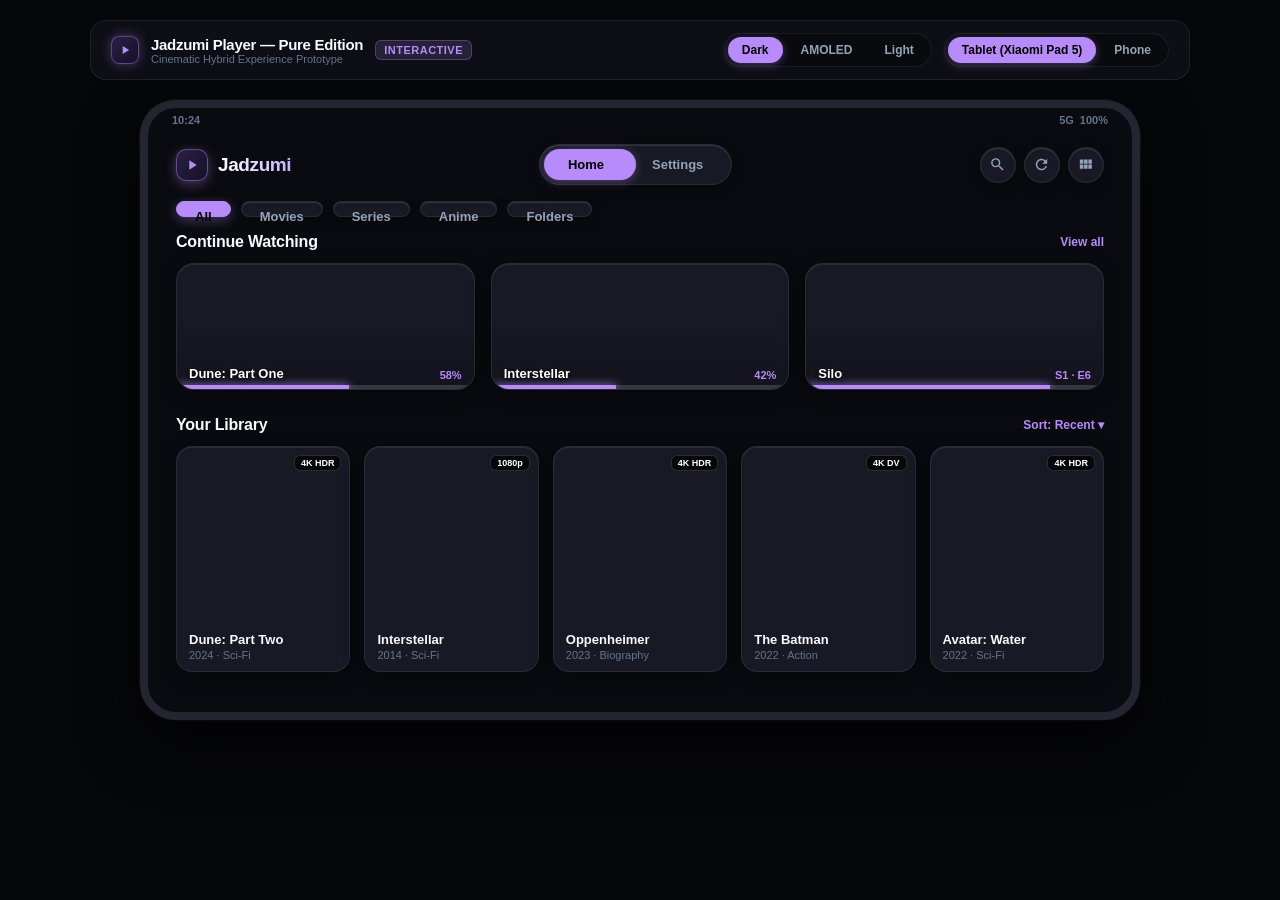
<file: design-prototypes/cinematic-hybrid/index.html>
<!DOCTYPE html>
<html lang="en">
<head>
<meta charset="UTF-8">
<meta name="viewport" content="width=device-width, initial-scale=1.0">
<title>Jadzumi Player — Cinematic Hybrid Experience Prototype</title>
<style>
  :root {
    --bg-dark: #0a0b10;
    --surface-dark: #12131c;
    --surface-card: #181924;
    --surface-card-hover: #202230;
    --surface-panel: rgba(22, 24, 35, 0.85);
    --lavender: #b78bf9;
    --lavender-glow: rgba(183, 139, 249, 0.35);
    --lavender-soft: rgba(183, 139, 249, 0.15);
    --lavender-active: #9d6ff5;
    --text-primary: #f8fafc;
    --text-secondary: #94a3b8;
    --text-muted: #64748b;
    --border-subtle: rgba(255, 255, 255, 0.08);
    --border-hover: rgba(183, 139, 249, 0.4);
    --neumorph-shadow: 0 4px 20px rgba(0, 0, 0, 0.45), inset 0 1px 0 rgba(255, 255, 255, 0.08);
    --neumorph-button: 0 4px 14px rgba(0, 0, 0, 0.35), inset 0 1px 1px rgba(255, 255, 255, 0.12);
    --spring-easing: cubic-bezier(0.19, 1, 0.22, 1);
  }

  [data-theme="amoled"] {
    --bg-dark: #000000;
    --surface-dark: #0a0a0c;
    --surface-card: #101014;
    --surface-card-hover: #18181f;
    --surface-panel: rgba(10, 10, 14, 0.92);
    --border-subtle: rgba(255, 255, 255, 0.06);
    --neumorph-shadow: 0 4px 25px rgba(0, 0, 0, 0.8), inset 0 1px 0 rgba(255, 255, 255, 0.05);
  }

  [data-theme="light"] {
    --bg-dark: #f1f3f9;
    --surface-dark: #ffffff;
    --surface-card: #ffffff;
    --surface-card-hover: #f8fafc;
    --surface-panel: rgba(255, 255, 255, 0.9);
    --lavender: #7c3aed;
    --lavender-glow: rgba(124, 58, 237, 0.25);
    --lavender-soft: rgba(124, 58, 237, 0.1);
    --lavender-active: #6d28d9;
    --text-primary: #0f172a;
    --text-secondary: #475569;
    --text-muted: #94a3b8;
    --border-subtle: rgba(0, 0, 0, 0.08);
    --border-hover: rgba(124, 58, 237, 0.4);
    --neumorph-shadow: 0 6px 20px rgba(0, 0, 0, 0.06), inset 0 1px 0 rgba(255, 255, 255, 0.8);
    --neumorph-button: 0 4px 12px rgba(0, 0, 0, 0.08), inset 0 1px 1px rgba(255, 255, 255, 0.9);
  }

  * {
    box-sizing: border-box;
    margin: 0;
    padding: 0;
    -webkit-font-smoothing: antialiased;
    user-select: none;
  }

  body {
    background: #06070a;
    color: var(--text-primary);
    font-family: -apple-system, BlinkMacSystemFont, "Segoe UI", Roboto, Inter, Helvetica, Arial, sans-serif;
    display: flex;
    flex-direction: column;
    align-items: center;
    min-height: 100vh;
    padding: 20px;
    overflow-x: hidden;
  }

  /* Control Banner / Device Switcher */
  .meta-toolbar {
    width: 100%;
    max-width: 1100px;
    display: flex;
    justify-content: space-between;
    align-items: center;
    background: rgba(18, 19, 28, 0.7);
    backdrop-filter: blur(16px);
    border: 1px solid var(--border-subtle);
    border-radius: 16px;
    padding: 12px 20px;
    margin-bottom: 20px;
    z-index: 100;
  }
  .meta-title {
    display: flex;
    align-items: center;
    gap: 12px;
  }
  .brand-logo-pill {
    width: 28px;
    height: 28px;
    border-radius: 8px;
    background: linear-gradient(135deg, #2b1f45, #151128);
    border: 1px solid rgba(183, 139, 249, 0.4);
    display: flex;
    align-items: center;
    justify-content: center;
    box-shadow: 0 0 12px var(--lavender-glow);
  }
  .brand-logo-pill svg {
    width: 14px;
    height: 14px;
    fill: var(--lavender);
  }
  .meta-name {
    font-size: 15px;
    font-weight: 700;
    letter-spacing: -0.3px;
  }
  .meta-tag {
    font-size: 11px;
    font-weight: 600;
    text-transform: uppercase;
    letter-spacing: 0.5px;
    background: var(--lavender-soft);
    color: var(--lavender);
    padding: 3px 8px;
    border-radius: 6px;
    border: 1px solid rgba(183, 139, 249, 0.3);
  }
  .meta-controls {
    display: flex;
    align-items: center;
    gap: 12px;
  }
  .pill-group {
    background: rgba(0, 0, 0, 0.3);
    border: 1px solid var(--border-subtle);
    border-radius: 20px;
    padding: 3px;
    display: flex;
    gap: 4px;
  }
  .pill-btn {
    background: transparent;
    border: none;
    color: var(--text-secondary);
    font-size: 12px;
    font-weight: 600;
    padding: 6px 14px;
    border-radius: 16px;
    cursor: pointer;
    transition: all 0.25s var(--spring-easing);
  }
  .pill-btn.active {
    background: var(--lavender);
    color: #000;
    box-shadow: 0 2px 8px var(--lavender-glow);
  }

  /* Main Tablet Device Shell */
  .device-frame {
    width: 1000px;
    height: 620px;
    background: var(--bg-dark);
    border-radius: 36px;
    border: 8px solid #232530;
    box-shadow: 0 25px 60px rgba(0, 0, 0, 0.7), 0 0 0 1px rgba(255, 255, 255, 0.05);
    position: relative;
    overflow: hidden;
    display: flex;
    flex-direction: column;
    transition: all 0.4s var(--spring-easing);
  }
  .device-frame.phone-mode {
    width: 380px;
    height: 780px;
    border-radius: 44px;
  }

  /* Status Bar */
  .status-bar {
    height: 24px;
    padding: 0 24px;
    display: flex;
    justify-content: space-between;
    align-items: center;
    font-size: 11px;
    font-weight: 600;
    color: var(--text-muted);
    z-index: 50;
  }
  .status-icons {
    display: flex;
    align-items: center;
    gap: 6px;
  }

  /* Screen Container with Shared Axis Motion */
  .screens-viewport {
    flex: 1;
    position: relative;
    overflow: hidden;
  }
  .screen {
    position: absolute;
    inset: 0;
    display: flex;
    flex-direction: column;
    opacity: 0;
    transform: scale(0.98);
    pointer-events: none;
    transition: opacity 0.35s var(--spring-easing), transform 0.35s var(--spring-easing);
    overflow-y: auto;
    overflow-x: hidden;
  }
  .screen.active {
    opacity: 1;
    transform: scale(1);
    pointer-events: auto;
  }

  /* ==========================================================================
     SCREEN 1: HOME / LIBRARY
     ========================================================================== */
  .top-nav {
    display: flex;
    justify-content: space-between;
    align-items: center;
    padding: 12px 28px;
    z-index: 30;
  }
  .brand-title-area {
    display: flex;
    align-items: center;
    gap: 10px;
  }
  .brand-logo-tactile {
    width: 32px;
    height: 32px;
    border-radius: 10px;
    background: linear-gradient(135deg, #2b1f45, #141126);
    border: 1px solid rgba(183, 139, 249, 0.45);
    display: flex;
    align-items: center;
    justify-content: center;
    box-shadow: 0 3px 12px var(--lavender-glow);
  }
  .brand-logo-tactile svg {
    width: 16px;
    height: 16px;
    fill: var(--lavender);
  }
  .brand-title {
    font-size: 19px;
    font-weight: 800;
    letter-spacing: -0.4px;
    background: linear-gradient(to right, #ffffff, #c4b5fd);
    -webkit-background-clip: text;
    -webkit-text-fill-color: transparent;
  }

  /* Connected Segmented Capsule [ Home | Settings ] */
  .segmented-nav-capsule {
    display: flex;
    background: var(--surface-card);
    border: 1px solid var(--border-subtle);
    border-radius: 24px;
    padding: 4px;
    position: relative;
    box-shadow: var(--neumorph-button);
  }
  .nav-segment {
    position: relative;
    background: transparent;
    border: none;
    color: var(--text-secondary);
    font-size: 13px;
    font-weight: 600;
    padding: 8px 24px;
    border-radius: 20px;
    cursor: pointer;
    z-index: 2;
    transition: color 0.25s ease;
  }
  .nav-segment.active {
    color: #000;
  }
  .nav-slider {
    position: absolute;
    top: 4px;
    left: 4px;
    height: calc(100% - 8px);
    width: calc(50% - 4px);
    background: var(--lavender);
    border-radius: 20px;
    box-shadow: 0 2px 10px var(--lavender-glow);
    transition: transform 0.3s var(--spring-easing);
    z-index: 1;
  }
  .segmented-nav-capsule[data-active="settings"] .nav-slider {
    transform: translateX(100%);
  }

  .nav-actions {
    display: flex;
    align-items: center;
    gap: 8px;
  }
  .icon-btn-circle {
    width: 36px;
    height: 36px;
    border-radius: 50%;
    background: var(--surface-card);
    border: 1px solid var(--border-subtle);
    color: var(--text-secondary);
    display: flex;
    align-items: center;
    justify-content: center;
    cursor: pointer;
    box-shadow: var(--neumorph-button);
    transition: all 0.2s var(--spring-easing);
  }
  .icon-btn-circle:hover {
    color: var(--text-primary);
    border-color: var(--border-hover);
    transform: translateY(-1px);
  }
  .icon-btn-circle svg {
    width: 17px;
    height: 17px;
    fill: currentColor;
  }

  /* Filter Pills Row */
  .filter-pills-row {
    display: flex;
    gap: 10px;
    padding: 4px 28px 16px 28px;
    overflow-x: auto;
  }
  .filter-pill {
    background: var(--surface-card);
    border: 1px solid var(--border-subtle);
    color: var(--text-secondary);
    font-size: 13px;
    font-weight: 600;
    padding: 7px 18px;
    border-radius: 20px;
    cursor: pointer;
    box-shadow: var(--neumorph-button);
    transition: all 0.2s var(--spring-easing);
    white-space: nowrap;
  }
  .filter-pill:hover {
    color: var(--text-primary);
    border-color: rgba(183, 139, 249, 0.3);
  }
  .filter-pill.active {
    background: var(--lavender);
    color: #000000;
    border-color: var(--lavender);
    box-shadow: 0 3px 12px var(--lavender-glow);
  }

  /* Section Styles */
  .library-scroll-content {
    flex: 1;
    padding: 0 28px 40px 28px;
    display: flex;
    flex-direction: column;
    gap: 26px;
  }
  .section-header {
    display: flex;
    justify-content: space-between;
    align-items: center;
    margin-bottom: 12px;
  }
  .section-title {
    font-size: 16px;
    font-weight: 700;
    letter-spacing: -0.2px;
    color: var(--text-primary);
  }
  .section-link {
    font-size: 12px;
    font-weight: 600;
    color: var(--lavender);
    cursor: pointer;
  }

  /* Continue Watching Horizontal Row */
  .continue-row {
    display: grid;
    grid-template-columns: repeat(3, 1fr);
    gap: 16px;
  }
  .continue-card {
    background: var(--surface-card);
    border: 1px solid var(--border-subtle);
    border-radius: 18px;
    overflow: hidden;
    position: relative;
    cursor: pointer;
    box-shadow: var(--neumorph-shadow);
    transition: all 0.25s var(--spring-easing);
  }
  .continue-card:hover {
    transform: translateY(-3px);
    border-color: var(--border-hover);
    box-shadow: 0 10px 24px rgba(0, 0, 0, 0.5), 0 0 16px var(--lavender-glow);
  }
  .continue-thumb-box {
    width: 100%;
    height: 125px;
    position: relative;
    background-size: cover;
    background-position: center;
  }
  .continue-thumb-box::after {
    content: '';
    position: absolute;
    inset: 0;
    background: linear-gradient(to top, rgba(18, 19, 28, 0.95), transparent 60%);
  }
  .continue-progress-bar {
    position: absolute;
    bottom: 0;
    left: 0;
    width: 100%;
    height: 4px;
    background: rgba(255, 255, 255, 0.15);
    z-index: 5;
  }
  .continue-progress-fill {
    height: 100%;
    background: var(--lavender);
    box-shadow: 0 0 8px var(--lavender);
  }
  .continue-info {
    position: absolute;
    bottom: 8px;
    left: 12px;
    right: 12px;
    z-index: 6;
    display: flex;
    justify-content: space-between;
    align-items: flex-end;
  }
  .continue-title {
    font-size: 13px;
    font-weight: 700;
    color: #fff;
    text-shadow: 0 2px 4px rgba(0,0,0,0.8);
  }
  .continue-percent {
    font-size: 11px;
    font-weight: 600;
    color: var(--lavender);
  }

  /* Library Posters Grid */
  .posters-row {
    display: grid;
    grid-template-columns: repeat(5, 1fr);
    gap: 14px;
  }
  .poster-card {
    background: var(--surface-card);
    border: 1px solid var(--border-subtle);
    border-radius: 16px;
    overflow: hidden;
    cursor: pointer;
    box-shadow: var(--neumorph-shadow);
    transition: all 0.3s var(--spring-easing);
    display: flex;
    flex-direction: column;
  }
  .poster-card:hover {
    transform: translateY(-5px) scale(1.02);
    border-color: var(--border-hover);
    box-shadow: 0 14px 28px rgba(0, 0, 0, 0.6), 0 0 20px var(--lavender-glow);
  }
  .poster-art {
    width: 100%;
    height: 175px;
    background-size: cover;
    background-position: center;
    position: relative;
  }
  .poster-badge {
    position: absolute;
    top: 8px;
    right: 8px;
    background: rgba(0, 0, 0, 0.7);
    backdrop-filter: blur(8px);
    border: 1px solid rgba(255, 255, 255, 0.15);
    color: #fff;
    font-size: 9px;
    font-weight: 700;
    padding: 2px 6px;
    border-radius: 6px;
  }

  /* ==========================================================================
     SCREEN 2: MOVIE & SERIES DETAILS
     ========================================================================== */
  .details-backdrop-header {
    height: 220px;
    width: 100%;
    background-size: cover;
    background-position: center 25%;
    position: relative;
  }
  .details-backdrop-header::after {
    content: '';
    position: absolute;
    inset: 0;
    background: linear-gradient(to top, var(--bg-dark) 0%, rgba(10, 11, 16, 0.6) 60%, rgba(10, 11, 16, 0.3) 100%);
  }
  .details-top-bar {
    position: absolute;
    top: 14px;
    left: 24px;
    right: 24px;
    display: flex;
    justify-content: space-between;
    align-items: center;
    z-index: 20;
  }
  .details-body {
    padding: 0 32px 36px 32px;
    margin-top: -90px;
    position: relative;
    z-index: 10;
    display: flex;
    flex-direction: column;
    gap: 22px;
  }
  .details-hero-row {
    display: flex;
    gap: 24px;
  }
  .details-poster-box {
    width: 140px;
    height: 205px;
    border-radius: 18px;
    border: 1px solid rgba(255, 255, 255, 0.18);
    background-size: cover;
    background-position: center;
    flex-shrink: 0;
    box-shadow: 0 16px 32px rgba(0, 0, 0, 0.8), 0 0 20px rgba(183, 139, 249, 0.2);
  }
  .details-meta-column {
    display: flex;
    flex-direction: column;
    justify-content: flex-end;
    gap: 8px;
  }
  .details-title {
    font-size: 28px;
    font-weight: 800;
    letter-spacing: -0.5px;
    line-height: 1.15;
  }
  .details-tags-row {
    display: flex;
    align-items: center;
    gap: 8px;
    font-size: 12px;
    font-weight: 600;
    color: var(--text-secondary);
  }
  .details-tag-badge {
    background: rgba(255, 255, 255, 0.08);
    border: 1px solid var(--border-subtle);
    padding: 2px 7px;
    border-radius: 6px;
    font-size: 11px;
    color: var(--text-primary);
  }
  .details-synopsis {
    font-size: 13px;
    line-height: 1.5;
    color: var(--text-secondary);
    max-width: 650px;
    margin-top: 4px;
  }

  /* Actions Row */
  .details-actions-row {
    display: flex;
    align-items: center;
    gap: 12px;
    margin-top: 6px;
  }
  .play-cta-pill {
    background: var(--lavender);
    color: #000;
    border: none;
    font-size: 14px;
    font-weight: 700;
    padding: 10px 28px;
    border-radius: 24px;
    display: flex;
    align-items: center;
    gap: 8px;
    cursor: pointer;
    box-shadow: 0 4px 18px var(--lavender-glow);
    transition: all 0.25s var(--spring-easing);
  }
  .play-cta-pill:hover {
    transform: translateY(-2px);
    background: #c4b5fd;
    box-shadow: 0 6px 24px rgba(183, 139, 249, 0.5);
  }
  .play-cta-pill svg {
    width: 18px;
    height: 18px;
    fill: #000;
  }

  /* Details Sub-Tabs (Details | Episodes | Related) */
  .details-subtabs {
    display: flex;
    gap: 10px;
  }
  .subtab-pill {
    background: var(--surface-card);
    border: 1px solid var(--border-subtle);
    color: var(--text-secondary);
    font-size: 12px;
    font-weight: 600;
    padding: 6px 16px;
    border-radius: 18px;
    cursor: pointer;
    box-shadow: var(--neumorph-button);
    transition: all 0.2s var(--spring-easing);
  }
  .subtab-pill.active {
    background: var(--lavender);
    color: #000;
    border-color: var(--lavender);
    box-shadow: 0 2px 10px var(--lavender-glow);
  }

  /* Neumorphic Info Cards Grid */
  .info-cards-grid {
    display: grid;
    grid-template-columns: repeat(3, 1fr);
    gap: 14px;
  }
  .info-card-box {
    background: var(--surface-card);
    border: 1px solid var(--border-subtle);
    border-radius: 16px;
    padding: 14px 18px;
    box-shadow: var(--neumorph-shadow);
  }
  .info-card-label {
    font-size: 11px;
    font-weight: 600;
    text-transform: uppercase;
    color: var(--text-muted);
    letter-spacing: 0.4px;
    margin-bottom: 4px;
  }
  .info-card-val {
    font-size: 14px;
    font-weight: 700;
    color: var(--text-primary);
  }

  /* Episodes List Container */
  .episodes-list {
    display: none;
    flex-direction: column;
    gap: 10px;
  }
  .episode-item {
    display: flex;
    align-items: center;
    gap: 14px;
    background: var(--surface-card);
    border: 1px solid var(--border-subtle);
    border-radius: 14px;
    padding: 10px 14px;
    cursor: pointer;
    transition: all 0.2s var(--spring-easing);
  }
  .episode-item:hover {
    border-color: var(--border-hover);
    transform: translateX(4px);
  }
  .episode-thumb {
    width: 80px;
    height: 48px;
    border-radius: 8px;
    background-size: cover;
    background-position: center;
  }

  /* ==========================================================================
     SCREEN 3: CINEMA HUD 3.0
     ========================================================================== */
  .hud-screen {
    background: #000;
    position: relative;
    overflow: hidden;
  }
  .video-stage-canvas {
    position: absolute;
    inset: 0;
    background-size: cover;
    background-position: center;
    filter: brightness(0.9);
  }
  .video-vignette {
    position: absolute;
    inset: 0;
    background: radial-gradient(circle at center, transparent 35%, rgba(0, 0, 0, 0.7) 100%),
                linear-gradient(to bottom, rgba(0, 0, 0, 0.8) 0%, transparent 25%, transparent 75%, rgba(0, 0, 0, 0.85) 100%);
    pointer-events: none;
  }

  /* HUD Top Bar */
  .hud-top-bar {
    position: absolute;
    top: 14px;
    left: 24px;
    right: 24px;
    display: flex;
    justify-content: space-between;
    align-items: center;
    z-index: 25;
  }
  .hud-title-zone {
    display: flex;
    align-items: center;
    gap: 12px;
  }
  .hud-accent-pipe {
    width: 3px;
    height: 22px;
    background: var(--lavender);
    border-radius: 2px;
    box-shadow: 0 0 10px var(--lavender);
  }
  .hud-media-name {
    font-size: 16px;
    font-weight: 700;
    color: #fff;
  }
  .hud-verified-specs {
    font-size: 11px;
    font-weight: 600;
    color: rgba(255, 255, 255, 0.7);
    margin-left: 6px;
  }
  .hud-top-tools {
    display: flex;
    align-items: center;
    gap: 8px;
  }

  /* Side Vertical Gesture Pills (Brightness & Volume) */
  .side-gesture-pill {
    position: absolute;
    top: 50%;
    transform: translateY(-50%);
    width: 36px;
    height: 190px;
    background: rgba(18, 19, 28, 0.65);
    backdrop-filter: blur(16px);
    border: 1px solid rgba(255, 255, 255, 0.12);
    border-radius: 20px;
    display: flex;
    flex-direction: column;
    align-items: center;
    justify-content: space-between;
    padding: 10px 4px;
    z-index: 22;
    box-shadow: 0 8px 24px rgba(0, 0, 0, 0.6);
  }
  .side-gesture-pill.left-pill {
    left: 24px;
  }
  .side-gesture-pill.right-pill {
    right: 24px;
  }
  .side-pill-icon {
    width: 16px;
    height: 16px;
    color: rgba(255, 255, 255, 0.85);
  }
  .side-track-vertical {
    width: 5px;
    flex: 1;
    background: rgba(255, 255, 255, 0.15);
    border-radius: 3px;
    margin: 8px 0;
    position: relative;
    overflow: hidden;
  }
  .side-fill-vertical {
    position: absolute;
    bottom: 0;
    width: 100%;
    height: 65%;
    background: var(--lavender);
    box-shadow: 0 0 8px var(--lavender);
    border-radius: 3px;
  }

  /* Center Controls */
  .hud-center-controls {
    position: absolute;
    top: 50%;
    left: 50%;
    transform: translate(-50%, -50%);
    display: flex;
    align-items: center;
    gap: 28px;
    z-index: 25;
  }
  .center-seek-btn {
    width: 48px;
    height: 48px;
    border-radius: 50%;
    background: rgba(26, 27, 38, 0.65);
    backdrop-filter: blur(14px);
    border: 1px solid rgba(255, 255, 255, 0.15);
    color: #fff;
    display: flex;
    flex-direction: column;
    align-items: center;
    justify-content: center;
    cursor: pointer;
    box-shadow: 0 6px 20px rgba(0, 0, 0, 0.4);
    transition: all 0.2s var(--spring-easing);
  }
  .center-seek-btn:hover {
    transform: scale(1.08);
    border-color: var(--border-hover);
  }
  .center-seek-btn svg {
    width: 20px;
    height: 20px;
    fill: currentColor;
  }
  .center-seek-label {
    font-size: 9px;
    font-weight: 700;
    margin-top: -2px;
  }
  .center-play-circle {
    width: 76px;
    height: 76px;
    border-radius: 50%;
    background: rgba(30, 32, 45, 0.75);
    backdrop-filter: blur(20px);
    border: 1px solid rgba(255, 255, 255, 0.22);
    color: #fff;
    display: flex;
    align-items: center;
    justify-content: center;
    cursor: pointer;
    box-shadow: 0 8px 30px rgba(0, 0, 0, 0.6), inset 0 1px 2px rgba(255, 255, 255, 0.25);
    transition: all 0.25s var(--spring-easing);
  }
  .center-play-circle:hover {
    transform: scale(1.08);
    background: rgba(38, 41, 58, 0.85);
    border-color: var(--lavender);
    box-shadow: 0 10px 35px rgba(0, 0, 0, 0.7), 0 0 25px var(--lavender-glow);
  }
  .center-play-circle svg {
    width: 32px;
    height: 32px;
    fill: currentColor;
  }

  /* HUD Bottom Area & Scrubbing */
  .hud-bottom-zone {
    position: absolute;
    bottom: 16px;
    left: 28px;
    right: 28px;
    display: flex;
    flex-direction: column;
    gap: 12px;
    z-index: 25;
  }
  .hud-timeline-wrapper {
    position: relative;
    width: 100%;
    padding: 10px 0;
    cursor: pointer;
  }
  .hud-time-row {
    display: flex;
    justify-content: space-between;
    font-size: 12px;
    font-weight: 600;
    color: rgba(255, 255, 255, 0.8);
    margin-bottom: 6px;
  }
  .hud-timeline-track {
    width: 100%;
    height: 3px;
    background: rgba(255, 255, 255, 0.25);
    border-radius: 2px;
    position: relative;
  }
  .hud-timeline-fill {
    position: absolute;
    top: 0;
    left: 0;
    height: 100%;
    width: 44%;
    background: var(--lavender);
    box-shadow: 0 0 10px var(--lavender);
    border-radius: 2px;
  }
  .hud-scrub-thumb {
    position: absolute;
    top: 50%;
    left: 44%;
    transform: translate(-50%, -50%);
    width: 12px;
    height: 12px;
    border-radius: 50%;
    background: #fff;
    border: 2px solid var(--lavender);
    box-shadow: 0 0 10px var(--lavender);
  }
  .chapter-dot {
    position: absolute;
    top: 50%;
    transform: translate(-50%, -50%);
    width: 4px;
    height: 4px;
    border-radius: 50%;
    background: rgba(255, 255, 255, 0.6);
  }

  /* Scrub Tooltip Preview */
  .scrub-preview-bubble {
    position: absolute;
    bottom: 30px;
    left: 44%;
    transform: translateX(-50%);
    background: rgba(18, 19, 28, 0.9);
    backdrop-filter: blur(16px);
    border: 1px solid rgba(255, 255, 255, 0.2);
    border-radius: 12px;
    padding: 6px;
    box-shadow: 0 8px 24px rgba(0, 0, 0, 0.7);
    display: flex;
    flex-direction: column;
    align-items: center;
    gap: 4px;
    pointer-events: none;
  }
  .scrub-preview-img {
    width: 110px;
    height: 62px;
    border-radius: 8px;
    background-size: cover;
    background-position: center;
  }
  .scrub-preview-caption {
    font-size: 10px;
    font-weight: 700;
    color: #fff;
  }

  /* Bottom Actions Pill Row */
  .hud-bottom-actions {
    display: flex;
    justify-content: space-between;
    align-items: center;
  }
  .hud-btn-pill {
    background: rgba(26, 27, 38, 0.7);
    backdrop-filter: blur(14px);
    border: 1px solid rgba(255, 255, 255, 0.15);
    color: #fff;
    font-size: 12px;
    font-weight: 600;
    padding: 7px 18px;
    border-radius: 20px;
    cursor: pointer;
    display: flex;
    align-items: center;
    gap: 6px;
    transition: all 0.2s var(--spring-easing);
  }
  .hud-btn-pill:hover {
    border-color: var(--border-hover);
    transform: translateY(-1px);
  }
  .hud-btn-pill.active {
    background: var(--lavender);
    color: #000;
    box-shadow: 0 2px 12px var(--lavender-glow);
  }
  .hud-chevron-btn {
    width: 38px;
    height: 38px;
    border-radius: 50%;
    background: rgba(26, 27, 38, 0.7);
    backdrop-filter: blur(14px);
    border: 1px solid rgba(255, 255, 255, 0.15);
    color: #fff;
    display: flex;
    align-items: center;
    justify-content: center;
    cursor: pointer;
    transition: all 0.25s var(--spring-easing);
  }
  .hud-chevron-btn:hover {
    transform: translateY(-2px);
    border-color: var(--lavender);
  }

  /* Expandable Advanced Controls Tray */
  .advanced-controls-tray {
    position: absolute;
    bottom: 0;
    left: 0;
    right: 0;
    background: rgba(16, 17, 24, 0.95);
    backdrop-filter: blur(24px);
    border-top: 1px solid rgba(255, 255, 255, 0.15);
    border-radius: 28px 28px 0 0;
    padding: 24px 32px 32px 32px;
    transform: translateY(105%);
    transition: transform 0.35s var(--spring-easing);
    z-index: 40;
    display: flex;
    flex-direction: column;
    gap: 18px;
  }
  .advanced-controls-tray.open {
    transform: translateY(0);
  }
  .tray-header {
    display: flex;
    justify-content: space-between;
    align-items: center;
  }
  .tray-title {
    font-size: 15px;
    font-weight: 700;
    color: #fff;
  }
  .tray-close-btn {
    background: transparent;
    border: none;
    color: var(--text-secondary);
    font-size: 13px;
    font-weight: 600;
    cursor: pointer;
  }
  .tray-grid {
    display: grid;
    grid-template-columns: repeat(3, 1fr);
    gap: 16px;
  }
  .tray-feature-card {
    background: var(--surface-card);
    border: 1px solid var(--border-subtle);
    border-radius: 16px;
    padding: 14px;
    display: flex;
    flex-direction: column;
    gap: 10px;
  }
  .tray-feature-title {
    font-size: 13px;
    font-weight: 700;
    color: var(--text-primary);
  }
  .tray-feature-desc {
    font-size: 11px;
    color: var(--text-muted);
    line-height: 1.4;
  }
  .toggle-switch-row {
    display: flex;
    justify-content: space-between;
    align-items: center;
  }
  .switch-box {
    width: 38px;
    height: 22px;
    background: rgba(255, 255, 255, 0.15);
    border-radius: 11px;
    position: relative;
    cursor: pointer;
    transition: background 0.25s ease;
  }
  .switch-box.active {
    background: var(--lavender);
  }
  .switch-thumb {
    width: 18px;
    height: 18px;
    border-radius: 50%;
    background: #fff;
    position: absolute;
    top: 2px;
    left: 2px;
    transition: transform 0.25s var(--spring-easing);
  }
  .switch-box.active .switch-thumb {
    transform: translateX(16px);
  }

  /* ==========================================================================
     SCREEN 4: SETTINGS
     ========================================================================== */
  .settings-scroll-content {
    flex: 1;
    padding: 10px 32px 40px 32px;
    display: flex;
    flex-direction: column;
    gap: 20px;
  }
  .settings-section-card {
    background: var(--surface-card);
    border: 1px solid var(--border-subtle);
    border-radius: 20px;
    padding: 18px 22px;
    box-shadow: var(--neumorph-shadow);
    display: flex;
    flex-direction: column;
    gap: 14px;
  }
  .settings-item-row {
    display: flex;
    justify-content: space-between;
    align-items: center;
  }
  .settings-item-text {
    display: flex;
    flex-direction: column;
    gap: 3px;
  }
  .settings-item-title {
    font-size: 14px;
    font-weight: 600;
    color: var(--text-primary);
  }
  .settings-item-desc {
    font-size: 12px;
    color: var(--text-muted);
  }
</style>
</head>
<body data-theme="dark">

  <!-- TOP META TOOLBAR / CONTROLS -->
  <div class="meta-toolbar">
    <div class="meta-title">
      <div class="brand-logo-pill">
        <svg viewBox="0 0 24 24"><path d="M8 5v14l11-7z"/></svg>
      </div>
      <div>
        <div class="meta-name">Jadzumi Player — Pure Edition</div>
        <div style="font-size: 11px; color: var(--text-muted);">Cinematic Hybrid Experience Prototype</div>
      </div>
      <span class="meta-tag">Interactive</span>
    </div>

    <div class="meta-controls">
      <!-- Theme Switcher -->
      <div class="pill-group">
        <button class="pill-btn active" onclick="setAppTheme('dark')">Dark</button>
        <button class="pill-btn" onclick="setAppTheme('amoled')">AMOLED</button>
        <button class="pill-btn" onclick="setAppTheme('light')">Light</button>
      </div>

      <!-- Device Frame Switcher -->
      <div class="pill-group">
        <button class="pill-btn active" onclick="setDeviceMode('tablet')">Tablet (Xiaomi Pad 5)</button>
        <button class="pill-btn" onclick="setDeviceMode('phone')">Phone</button>
      </div>
    </div>
  </div>

  <!-- DEVICE FRAME CONTAINER -->
  <div class="device-frame" id="deviceFrame">
    <!-- Status Bar -->
    <div class="status-bar">
      <span>10:24</span>
      <div class="status-icons">
        <span>5G</span>
        <span>100%</span>
      </div>
    </div>

    <!-- SCREENS VIEWPORT -->
    <div class="screens-viewport">

      <!-- ==============================================================
           SCREEN 1: HOME / LIBRARY
           ============================================================== -->
      <div class="screen active" id="screenHome">
        <!-- Top Navigation -->
        <div class="top-nav">
          <div class="brand-title-area">
            <div class="brand-logo-tactile">
              <svg viewBox="0 0 24 24"><path d="M8 5v14l11-7z"/></svg>
            </div>
            <span class="brand-title">Jadzumi</span>
          </div>

          <!-- Connected Segmented Capsule [ Home | Settings ] -->
          <div class="segmented-nav-capsule" id="topNavCapsule" data-active="home">
            <div class="nav-slider"></div>
            <button class="nav-segment active" onclick="switchMainTab('home')">Home</button>
            <button class="nav-segment" onclick="switchMainTab('settings')">Settings</button>
          </div>

          <!-- Action Icons -->
          <div class="nav-actions">
            <div class="icon-btn-circle" title="Search">
              <svg viewBox="0 0 24 24"><path d="M15.5 14h-.79l-.28-.27A6.471 6.471 0 0 0 16 9.5 6.5 6.5 0 1 0 9.5 16c1.61 0 3.09-.59 4.23-1.57l.27.28v.79l5 4.99L20.49 19l-4.99-5zm-6 0C7.01 14 5 11.99 5 9.5S7.01 5 9.5 5 14 7.01 14 9.5 11.99 14 9.5 14z"/></svg>
            </div>
            <div class="icon-btn-circle" title="Refresh">
              <svg viewBox="0 0 24 24"><path d="M17.65 6.35A7.958 7.958 0 0 0 12 4c-4.42 0-7.99 3.58-7.99 8s3.57 8 7.99 8c3.73 0 6.84-2.55 7.73-6h-2.08A5.99 5.99 0 0 1 12 18c-3.31 0-6-2.69-6-6s2.69-6 6-6c1.66 0 3.14.69 4.22 1.78L13 11h7V4l-2.35 2.35z"/></svg>
            </div>
            <div class="icon-btn-circle" title="Grid / List View">
              <svg viewBox="0 0 24 24"><path d="M4 11h5V5H4v6zm0 7h5v-6H4v6zm6 0h5v-6h-5v6zm6 0h5v-6h-5v6zm-6-7h5V5h-5v6zm6-6v6h5V5h-5z"/></svg>
            </div>
          </div>
        </div>

        <!-- Category Filter Pills -->
        <div class="filter-pills-row">
          <div class="filter-pill active" onclick="selectFilterPill(this)">All</div>
          <div class="filter-pill" onclick="selectFilterPill(this)">Movies</div>
          <div class="filter-pill" onclick="selectFilterPill(this)">Series</div>
          <div class="filter-pill" onclick="selectFilterPill(this)">Anime</div>
          <div class="filter-pill" onclick="selectFilterPill(this)">Folders</div>
        </div>

        <!-- Scrollable Content -->
        <div class="library-scroll-content">
          <!-- Section 1: Continue Watching -->
          <div>
            <div class="section-header">
              <span class="section-title">Continue Watching</span>
              <span class="section-link">View all</span>
            </div>
            <div class="continue-row">
              <!-- Dune Part 1 -->
              <div class="continue-card" onclick="openDetails('dune')">
                <div class="continue-thumb-box" style="background-image: url('https://images.unsplash.com/photo-1509198397868-475647b2a1e5?auto=format&fit=crop&w=600&q=80');">
                  <div class="continue-progress-bar"><div class="continue-progress-fill" style="width: 58%;"></div></div>
                  <div class="continue-info">
                    <span class="continue-title">Dune: Part One</span>
                    <span class="continue-percent">58%</span>
                  </div>
                </div>
              </div>

              <!-- Interstellar -->
              <div class="continue-card" onclick="openDetails('interstellar')">
                <div class="continue-thumb-box" style="background-image: url('https://images.unsplash.com/photo-1451187580459-43490279c0fa?auto=format&fit=crop&w=600&q=80');">
                  <div class="continue-progress-bar"><div class="continue-progress-fill" style="width: 42%;"></div></div>
                  <div class="continue-info">
                    <span class="continue-title">Interstellar</span>
                    <span class="continue-percent">42%</span>
                  </div>
                </div>
              </div>

              <!-- Silo -->
              <div class="continue-card" onclick="openDetails('silo')">
                <div class="continue-thumb-box" style="background-image: url('https://images.unsplash.com/photo-1518709268805-4e9042af9f23?auto=format&fit=crop&w=600&q=80');">
                  <div class="continue-progress-bar"><div class="continue-progress-fill" style="width: 82%;"></div></div>
                  <div class="continue-info">
                    <span class="continue-title">Silo</span>
                    <span class="continue-percent">S1 · E6</span>
                  </div>
                </div>
              </div>
            </div>
          </div>

          <!-- Section 2: Your Library -->
          <div>
            <div class="section-header">
              <span class="section-title">Your Library</span>
              <span class="section-link">Sort: Recent ▾</span>
            </div>
            <div class="posters-row">
              <!-- Dune Part 2 -->
              <div class="poster-card" onclick="openDetails('dune')">
                <div class="poster-art" style="background-image: url('https://images.unsplash.com/photo-1534447677768-be436bb09401?auto=format&fit=crop&w=400&q=80');">
                  <span class="poster-badge">4K HDR</span>
                </div>
                <div style="padding: 10px 12px;">
                  <div style="font-size: 13px; font-weight: 700; white-space: nowrap; overflow: hidden; text-overflow: ellipsis;">Dune: Part Two</div>
                  <div style="font-size: 11px; color: var(--text-muted); margin-top: 2px;">2024 · Sci-Fi</div>
                </div>
              </div>

              <!-- Interstellar -->
              <div class="poster-card" onclick="openDetails('interstellar')">
                <div class="poster-art" style="background-image: url('https://images.unsplash.com/photo-1446776811953-b23d57bd21aa?auto=format&fit=crop&w=400&q=80');">
                  <span class="poster-badge">1080p</span>
                </div>
                <div style="padding: 10px 12px;">
                  <div style="font-size: 13px; font-weight: 700; white-space: nowrap; overflow: hidden; text-overflow: ellipsis;">Interstellar</div>
                  <div style="font-size: 11px; color: var(--text-muted); margin-top: 2px;">2014 · Sci-Fi</div>
                </div>
              </div>

              <!-- Oppenheimer -->
              <div class="poster-card" onclick="openDetails('oppenheimer')">
                <div class="poster-art" style="background-image: url('https://images.unsplash.com/photo-1579546929518-9e396f3cc809?auto=format&fit=crop&w=400&q=80');">
                  <span class="poster-badge">4K HDR</span>
                </div>
                <div style="padding: 10px 12px;">
                  <div style="font-size: 13px; font-weight: 700; white-space: nowrap; overflow: hidden; text-overflow: ellipsis;">Oppenheimer</div>
                  <div style="font-size: 11px; color: var(--text-muted); margin-top: 2px;">2023 · Biography</div>
                </div>
              </div>

              <!-- The Batman -->
              <div class="poster-card" onclick="openDetails('batman')">
                <div class="poster-art" style="background-image: url('https://images.unsplash.com/photo-1509198397868-475647b2a1e5?auto=format&fit=crop&w=400&q=80');">
                  <span class="poster-badge">4K DV</span>
                </div>
                <div style="padding: 10px 12px;">
                  <div style="font-size: 13px; font-weight: 700; white-space: nowrap; overflow: hidden; text-overflow: ellipsis;">The Batman</div>
                  <div style="font-size: 11px; color: var(--text-muted); margin-top: 2px;">2022 · Action</div>
                </div>
              </div>

              <!-- Avatar -->
              <div class="poster-card" onclick="openDetails('avatar')">
                <div class="poster-art" style="background-image: url('https://images.unsplash.com/photo-1518709268805-4e9042af9f23?auto=format&fit=crop&w=400&q=80');">
                  <span class="poster-badge">4K HDR</span>
                </div>
                <div style="padding: 10px 12px;">
                  <div style="font-size: 13px; font-weight: 700; white-space: nowrap; overflow: hidden; text-overflow: ellipsis;">Avatar: Water</div>
                  <div style="font-size: 11px; color: var(--text-muted); margin-top: 2px;">2022 · Sci-Fi</div>
                </div>
              </div>
            </div>
          </div>
        </div>
      </div>

      <!-- ==============================================================
           SCREEN 2: MOVIE / SERIES DETAILS
           ============================================================== -->
      <div class="screen" id="screenDetails">
        <div class="details-backdrop-header" id="detailsBackdrop" style="background-image: url('https://images.unsplash.com/photo-1534447677768-be436bb09401?auto=format&fit=crop&w=1200&q=80');">
          <div class="details-top-bar">
            <div class="icon-btn-circle" onclick="closeDetails()" title="Back to Library">
              <svg viewBox="0 0 24 24"><path d="M20 11H7.83l5.59-5.59L12 4l-8 8 8 8 1.41-1.41L7.83 13H20v-2z"/></svg>
            </div>
            <div class="icon-btn-circle" title="Share / More">
              <svg viewBox="0 0 24 24"><path d="M12 8c1.1 0 2-.9 2-2s-.9-2-2-2-2 .9-2 2 .9 2 2 2zm0 2c-1.1 0-2 .9-2 2s.9 2 2 2 2-.9 2-2-.9-2-2-2zm0 6c-1.1 0-2 .9-2 2s.9 2 2 2 2-.9 2-2-.9-2-2-2z"/></svg>
            </div>
          </div>
        </div>

        <div class="details-body">
          <div class="details-hero-row">
            <div class="details-poster-box" id="detailsPoster" style="background-image: url('https://images.unsplash.com/photo-1534447677768-be436bb09401?auto=format&fit=crop&w=400&q=80');"></div>
            <div class="details-meta-column">
              <h1 class="details-title" id="detailsTitle">Dune: Part Two</h1>
              <div class="details-tags-row">
                <span id="detailsYear">2024</span> •
                <span id="detailsDuration">2h 46m</span> •
                <span class="details-tag-badge">4K HDR</span>
                <span class="details-tag-badge">Dolby Vision</span>
              </div>
              <p class="details-synopsis" id="detailsSynopsis">
                Paul Atreides unites with Chani and the Fremen while seeking revenge against the conspirators who destroyed his family. Facing a choice between the love of his life and the fate of the universe.
              </p>

              <!-- Primary Action Row -->
              <div class="details-actions-row">
                <button class="play-cta-pill" onclick="launchCinemaHud()">
                  <svg viewBox="0 0 24 24"><path d="M8 5v14l11-7z"/></svg>
                  Play
                </button>
                <div class="icon-btn-circle" title="Mark Watched">
                  <svg viewBox="0 0 24 24"><path d="M9 16.2L4.8 12l-1.4 1.4L9 19 21 7l-1.4-1.4L9 16.2z"/></svg>
                </div>
                <div class="icon-btn-circle" title="Save / Bookmark">
                  <svg viewBox="0 0 24 24"><path d="M17 3H7c-1.1 0-1.99.9-1.99 2L5 21l7-3 7 3V5c0-1.1-.9-2-2-2z"/></svg>
                </div>
                <div class="icon-btn-circle" title="Fix Match">
                  <svg viewBox="0 0 24 24"><path d="M3 17.25V21h3.75L17.81 9.94l-3.75-3.75L3 17.25zM20.71 7.04c.39-.39.39-1.02 0-1.41l-2.34-2.34c-.39-.39-1.02-.39-1.41 0l-1.83 1.83 3.75 3.75 1.83-1.83z"/></svg>
                </div>
              </div>
            </div>
          </div>

          <!-- Sub Tabs -->
          <div class="details-subtabs">
            <div class="subtab-pill active" onclick="switchDetailsSubtab(this, 'details')">Details</div>
            <div class="subtab-pill" onclick="switchDetailsSubtab(this, 'episodes')">Episodes</div>
            <div class="subtab-pill" onclick="switchDetailsSubtab(this, 'related')">Related</div>
          </div>

          <!-- Info Cards Grid (Neumorphic) -->
          <div class="info-cards-grid" id="detailsInfoGrid">
            <div class="info-card-box">
              <div class="info-card-label">Director</div>
              <div class="info-card-val" id="detailsDirector">Denis Villeneuve</div>
            </div>
            <div class="info-card-box">
              <div class="info-card-label">Genre</div>
              <div class="info-card-val" id="detailsGenre">Sci-Fi · Adventure</div>
            </div>
            <div class="info-card-box">
              <div class="info-card-label">Audio Stream</div>
              <div class="info-card-val" id="detailsAudio">E-AC-3 5.1 (Surround)</div>
            </div>
          </div>

          <!-- Episodes Section (Revealed when Subtab clicked) -->
          <div class="episodes-list" id="detailsEpisodesList">
            <div class="episode-item" onclick="launchCinemaHud()">
              <div class="episode-thumb" style="background-image: url('https://images.unsplash.com/photo-1509198397868-475647b2a1e5?auto=format&fit=crop&w=200&q=80');"></div>
              <div style="flex: 1;">
                <div style="font-size: 13px; font-weight: 700;">Episode 1: The Prophecy</div>
                <div style="font-size: 11px; color: var(--text-muted); margin-top: 2px;">54 min • Watched 100%</div>
              </div>
              <span class="meta-tag">Play</span>
            </div>
            <div class="episode-item" onclick="launchCinemaHud()">
              <div class="episode-thumb" style="background-image: url('https://images.unsplash.com/photo-1534447677768-be436bb09401?auto=format&fit=crop&w=200&q=80');"></div>
              <div style="flex: 1;">
                <div style="font-size: 13px; font-weight: 700;">Episode 2: Desert Awakening</div>
                <div style="font-size: 11px; color: var(--text-muted); margin-top: 2px;">58 min • Resume from 24:10</div>
              </div>
              <span class="meta-tag">Resume</span>
            </div>
          </div>
        </div>
      </div>

      <!-- ==============================================================
           SCREEN 3: CINEMA HUD 3.0
           ============================================================== -->
      <div class="screen hud-screen" id="screenHud">
        <!-- Video Stage Background Canvas -->
        <div class="video-stage-canvas" style="background-image: url('https://images.unsplash.com/photo-1534447677768-be436bb09401?auto=format&fit=crop&w=1200&q=80');"></div>
        <div class="video-vignette"></div>

        <!-- Top HUD Bar -->
        <div class="hud-top-bar">
          <div class="hud-title-zone">
            <div class="icon-btn-circle" onclick="exitCinemaHud()" title="Back">
              <svg viewBox="0 0 24 24"><path d="M20 11H7.83l5.59-5.59L12 4l-8 8 8 8 1.41-1.41L7.83 13H20v-2z"/></svg>
            </div>
            <div class="hud-accent-pipe"></div>
            <div>
              <span class="hud-media-name">Dune: Part Two</span>
              <span class="hud-verified-specs">2024 • 4K HDR • Dolby Vision • E-AC-3 5.1</span>
            </div>
          </div>

          <div class="hud-top-tools">
            <div class="icon-btn-circle" title="Cast Screen">
              <svg viewBox="0 0 24 24"><path d="M1 18v3h3c0-1.66-1.34-3-3-3zm0-4v2c2.76 0 5 2.24 5 5h2c0-3.87-3.13-7-7-7zm0-4v2c4.97 0 9 4.03 9 9h2c0-6.08-4.93-11-11-11zm20-7H3c-1.1 0-2 .9-2 2v3h2V5h18v14h-7v2h7c1.1 0 2-.9 2-2V5c0-1.1-.9-2-2-2z"/></svg>
            </div>
            <div class="icon-btn-circle" title="Audio Studio" onclick="toggleAdvancedTray()">
              <svg viewBox="0 0 24 24"><path d="M12 3v9.28c-.47-.17-.97-.28-1.5-.28C8.01 12 6 14.01 6 16.5S8.01 21 10.5 21c2.31 0 4.2-1.75 4.45-4H15V6h4V3h-7z"/></svg>
            </div>
            <div class="icon-btn-circle" title="Subtitles">
              <svg viewBox="0 0 24 24"><path d="M19 4H5c-1.11 0-2 .9-2 2v12c0 1.1.89 2 2 2h14c1.1 0 2-.9 2-2V6c0-1.1-.9-2-2-2zm-8 7H9.5v-.5h-2v3h2V13H11v1c0 .55-.45 1-1 1H7c-.55 0-1-.45-1-1v-4c0-.55.45-1 1-1h3c.55 0 1 .45 1 1v1zm7 0h-1.5v-.5h-2v3h2V13H18v1c0 .55-.45 1-1 1h-3c-.55 0-1-.45-1-1v-4c0-.55.45-1 1-1h3c.55 0 1 .45 1 1v1z"/></svg>
            </div>
            <div class="icon-btn-circle" title="Video Enhancer" onclick="toggleAdvancedTray()">
              <svg viewBox="0 0 24 24"><path d="M3 17v2h6v-2H3zM3 5v2h10V5H3zm10 16v-2h8v-2h-8v-2h-2v6h2zM7 9v2H3v2h4v2h2V9H7zm14 4v-2H11v2h10zm-6-4h2V7h4V5h-4V3h-2v6z"/></svg>
            </div>
          </div>
        </div>

        <!-- Left Vertical Gesture Pill (Brightness) -->
        <div class="side-gesture-pill left-pill">
          <svg class="side-pill-icon" viewBox="0 0 24 24"><path fill="currentColor" d="M12 7c-2.76 0-5 2.24-5 5s2.24 5 5 5 5-2.24 5-5-2.24-5-5-5zM2 13h2c.55 0 1-.45 1-1s-.45-1-1-1H2c-.55 0-1 .45-1 1s.45 1 1 1zm18 0h2c.55 0 1-.45 1-1s-.45-1-1-1h-2c-.55 0-1 .45-1 1s.45 1 1 1zM11 2v2c0 .55.45 1 1 1s1-.45 1-1V2c0-.55-.45-1-1-1s-1 .45-1 1zm0 18v2c0 .55.45 1 1 1s1-.45 1-1v-2c0-.55-.45-1-1-1s-1 .45-1 1z"/></svg>
          <div class="side-track-vertical">
            <div class="side-fill-vertical" id="brightnessFill" style="height: 70%;"></div>
          </div>
          <span style="font-size: 9px; font-weight: 700; color: #fff;">70%</span>
        </div>

        <!-- Right Vertical Gesture Pill (Volume) -->
        <div class="side-gesture-pill right-pill">
          <svg class="side-pill-icon" viewBox="0 0 24 24"><path fill="currentColor" d="M3 9v6h4l5 5V4L7 9H3zm13.5 3c0-1.77-1.02-3.29-2.5-4.03v8.05c1.48-.73 2.5-2.25 2.5-4.02zM14 3.23v2.06c2.89.86 5 3.54 5 6.71s-2.11 5.85-5 6.71v2.06c4.01-.91 7-4.49 7-8.77s-2.99-7.86-7-8.77z"/></svg>
          <div class="side-track-vertical">
            <div class="side-fill-vertical" id="volumeFill" style="height: 80%;"></div>
          </div>
          <span style="font-size: 9px; font-weight: 700; color: #fff;">80%</span>
        </div>

        <!-- Center Controls -->
        <div class="hud-center-controls">
          <!-- Rewind 10s -->
          <div class="center-seek-btn" onclick="seekRelative(-10)" title="Rewind 10s">
            <svg viewBox="0 0 24 24"><path d="M12.5 8c-2.65 0-5.05.99-6.9 2.6L2 7v9h9l-3.62-3.62c1.39-1.2 3.16-1.98 5.12-1.98 3.96 0 7.23 2.87 7.9 6.6h2.02c-.7-4.85-4.86-8.6-9.92-8.6z"/></svg>
            <span class="center-seek-label">10</span>
          </div>

          <!-- Play / Pause Center Neumorphic Circle -->
          <div class="center-play-circle" id="hudCenterPlayBtn" onclick="togglePlayPause()" title="Play / Pause">
            <svg id="playPauseIcon" viewBox="0 0 24 24"><path d="M6 19h4V5H6v14zm8-14v14h4V5h-4z"/></svg>
          </div>

          <!-- Forward 10s -->
          <div class="center-seek-btn" onclick="seekRelative(10)" title="Forward 10s">
            <svg viewBox="0 0 24 24"><path d="M18.4 10.6C16.55 8.99 14.15 8 11.5 8c-5.06 0-9.22 3.75-9.92 8.6h2.02c.67-3.73 3.94-6.6 7.9-6.6 1.96 0 3.73.78 5.12 1.98L13 16h9V7l-3.6 3.6z"/></svg>
            <span class="center-seek-label">10</span>
          </div>
        </div>

        <!-- Bottom Timeline & Actions Zone -->
        <div class="hud-bottom-zone">
          <div class="hud-timeline-wrapper" onclick="scrubTimeline(event)">
            <!-- Scrub Tooltip Preview -->
            <div class="scrub-preview-bubble" id="scrubPreviewBubble">
              <div class="scrub-preview-img" style="background-image: url('https://images.unsplash.com/photo-1509198397868-475647b2a1e5?auto=format&fit=crop&w=220&q=80');"></div>
              <span class="scrub-preview-caption">Chapter 8 › Sandworm Ride</span>
            </div>

            <div class="hud-time-row">
              <span id="hudCurrentTime">1:12:36</span>
              <span id="hudTotalTime">2:46:14</span>
            </div>
            <div class="hud-timeline-track" id="hudTrack">
              <div class="hud-timeline-fill" id="hudFill"></div>
              <div class="hud-scrub-thumb" id="hudThumb"></div>
              <!-- Chapter Marker Dots -->
              <div class="chapter-dot" style="left: 15%;"></div>
              <div class="chapter-dot" style="left: 32%;"></div>
              <div class="chapter-dot" style="left: 44%;"></div>
              <div class="chapter-dot" style="left: 68%;"></div>
              <div class="chapter-dot" style="left: 85%;"></div>
            </div>
          </div>

          <!-- Bottom Control Pills Row -->
          <div class="hud-bottom-actions">
            <div style="display: flex; gap: 8px;">
              <button class="hud-btn-pill">
                <svg width="14" height="14" viewBox="0 0 24 24" fill="currentColor"><path d="M3 13h2v-2H3v2zm0 4h2v-2H3v2zm0-8h2V7H3v2zm4 4h14v-2H7v2zm0 4h14v-2H7v2zM7 7v2h14V7H7z"/></svg>
                Chapters
              </button>
              <button class="hud-btn-pill active">
                <svg width="14" height="14" viewBox="0 0 24 24" fill="currentColor"><path d="M20 4H4c-1.1 0-2 .9-2 2v12c0 1.1.9 2 2 2h16c1.1 0 2-.9 2-2V6c0-1.1-.9-2-2-2zm-9 7H9.5v-.5h-2v3h2V13H11v1c0 .55-.45 1-1 1H7c-.55 0-1-.45-1-1v-4c0-.55.45-1 1-1h3c.55 0 1 .45 1 1v1zm7 0h-1.5v-.5h-2v3h2V13H18v1c0 .55-.45 1-1 1h-3c-.55 0-1-.45-1-1v-4c0-.55.45-1 1-1h3c.55 0 1 .45 1 1v1z"/></svg>
                Subtitles
              </button>
              <button class="hud-btn-pill">
                <svg width="14" height="14" viewBox="0 0 24 24" fill="currentColor"><path d="M12 3v9.28c-.47-.17-.97-.28-1.5-.28C8.01 12 6 14.01 6 16.5S8.01 21 10.5 21c2.31 0 4.2-1.75 4.45-4H15V6h4V3h-7z"/></svg>
                Audio
              </button>
            </div>

            <!-- Expand Advanced Tray Chevron -->
            <div class="hud-chevron-btn" onclick="toggleAdvancedTray()" title="Expand Advanced Controls">
              <svg width="20" height="20" viewBox="0 0 24 24" fill="currentColor"><path d="M7.41 15.41L12 10.83l4.59 4.58L18 14l-6-6-6 6z"/></svg>
            </div>

            <div style="display: flex; gap: 8px;">
              <button class="hud-btn-pill">1.0x</button>
              <button class="hud-btn-pill" title="PiP Mode">
                <svg width="14" height="14" viewBox="0 0 24 24" fill="currentColor"><path d="M19 11h-8v6h8v-6zm4 8V4.98C23 3.88 22.1 3 21 3H3c-1.1 0-2 .88-2 1.98V19c0 1.1.9 2 2 2h18c1.1 0 2-.9 2-2zm-2 .02H3V4.97h18v14.05z"/></svg>
              </button>
              <button class="hud-btn-pill" title="Fullscreen">
                <svg width="14" height="14" viewBox="0 0 24 24" fill="currentColor"><path d="M7 14H5v5h5v-2H7v-3zm-2-4h2V7h3V5H5v5zm12 7h-3v2h5v-5h-2v3zM14 5v2h3v3h2V5h-5z"/></svg>
              </button>
            </div>
          </div>
        </div>

        <!-- Advanced Controls Expandable Tray -->
        <div class="advanced-controls-tray" id="advancedTray">
          <div class="tray-header">
            <span class="tray-title">Cinema Enhancements & Master Controls</span>
            <button class="tray-close-btn" onclick="toggleAdvancedTray()">Done ✕</button>
          </div>
          <div class="tray-grid">
            <!-- HDR Master -->
            <div class="tray-feature-card">
              <div class="toggle-switch-row">
                <span class="tray-feature-title">HDR Master & Dolby Vision</span>
                <div class="switch-box active" onclick="this.classList.toggle('active')"><div class="switch-thumb"></div></div>
              </div>
              <p class="tray-feature-desc">Active BT.2020 transfer tone mapping, shadow clarifier for dark scene OLED details.</p>
            </div>

            <!-- 3D Spatial Audio -->
            <div class="tray-feature-card">
              <div class="toggle-switch-row">
                <span class="tray-feature-title">3D Spatial Binaural Sound</span>
                <div class="switch-box active" onclick="this.classList.toggle('active')"><div class="switch-thumb"></div></div>
              </div>
              <p class="tray-feature-desc">Hardware-accelerated surround sound virtualization for standard stereo headphones.</p>
            </div>

            <!-- Dialogue Booster -->
            <div class="tray-feature-card">
              <div class="toggle-switch-row">
                <span class="tray-feature-title">Acoustic Dialogue Clarity</span>
                <div class="switch-box active" onclick="this.classList.toggle('active')"><div class="switch-thumb"></div></div>
              </div>
              <p class="tray-feature-desc">Mid-range frequency speech elevator preventing explosive action volume spikes.</p>
            </div>
          </div>
        </div>
      </div>

      <!-- ==============================================================
           SCREEN 4: SETTINGS
           ============================================================== -->
      <div class="screen" id="screenSettings">
        <!-- Top Navigation -->
        <div class="top-nav">
          <div class="brand-title-area">
            <div class="brand-logo-tactile">
              <svg viewBox="0 0 24 24"><path d="M8 5v14l11-7z"/></svg>
            </div>
            <span class="brand-title">Jadzumi</span>
          </div>

          <!-- Connected Segmented Capsule [ Home | Settings ] -->
          <div class="segmented-nav-capsule" id="topNavCapsule2" data-active="settings">
            <div class="nav-slider" style="transform: translateX(100%);"></div>
            <button class="nav-segment" onclick="switchMainTab('home')">Home</button>
            <button class="nav-segment active" onclick="switchMainTab('settings')">Settings</button>
          </div>

          <div class="nav-actions">
            <div class="icon-btn-circle" title="Search Settings">
              <svg viewBox="0 0 24 24"><path d="M15.5 14h-.79l-.28-.27A6.471 6.471 0 0 0 16 9.5 6.5 6.5 0 1 0 9.5 16c1.61 0 3.09-.59 4.23-1.57l.27.28v.79l5 4.99L20.49 19l-4.99-5zm-6 0C7.01 14 5 11.99 5 9.5S7.01 5 9.5 5 14 7.01 14 9.5 11.99 14 9.5 14z"/></svg>
            </div>
          </div>
        </div>

        <div class="settings-scroll-content">
          <!-- Appearance & Themes -->
          <div class="settings-section-card">
            <span style="font-size: 15px; font-weight: 700; color: var(--lavender);">Appearance & Atmosphere</span>
            <div class="settings-item-row">
              <div class="settings-item-text">
                <span class="settings-item-title">Color Palette & Surfaces</span>
                <span class="settings-item-desc">Pure Lavender accents with Obsidian and AMOLED True Black</span>
              </div>
              <div class="pill-group">
                <button class="pill-btn active" onclick="setAppTheme('dark')">Dark</button>
                <button class="pill-btn" onclick="setAppTheme('amoled')">AMOLED</button>
                <button class="pill-btn" onclick="setAppTheme('light')">Light</button>
              </div>
            </div>
            <div class="settings-item-row">
              <div class="settings-item-text">
                <span class="settings-item-title">Material 3 Expressive Motion</span>
                <span class="settings-item-desc">Spring physics, velocity-aware morphing, and elastic overscroll</span>
              </div>
              <div class="switch-box active" onclick="this.classList.toggle('active')"><div class="switch-thumb"></div></div>
            </div>
          </div>

          <!-- Video & Playback Engine -->
          <div class="settings-section-card">
            <span style="font-size: 15px; font-weight: 700; color: var(--lavender);">Video & Playback Engine</span>
            <div class="settings-item-row">
              <div class="settings-item-text">
                <span class="settings-item-title">Hardware MediaCodec Priority</span>
                <span class="settings-item-desc">Direct GPU surface rendering with automatic FFmpeg software fallback</span>
              </div>
              <div class="switch-box active" onclick="this.classList.toggle('active')"><div class="switch-thumb"></div></div>
            </div>
            <div class="settings-item-row">
              <div class="settings-item-text">
                <span class="settings-item-title">Auto Frame Rate (AFR) Matching</span>
                <span class="settings-item-desc">Seamless display refresh rate switching to 24.000 / 23.976 fps</span>
              </div>
              <div class="switch-box active" onclick="this.classList.toggle('active')"><div class="switch-thumb"></div></div>
            </div>
          </div>

          <!-- Audio Studio -->
          <div class="settings-section-card">
            <span style="font-size: 15px; font-weight: 700; color: var(--lavender);">Audio Studio & Decoders</span>
            <div class="settings-item-row">
              <div class="settings-item-text">
                <span class="settings-item-title">Dolby Atmos & E-AC-3 Passthrough</span>
                <span class="settings-item-desc">Bitstream HDMI / USB pass-through to AV receivers and soundbars</span>
              </div>
              <div class="switch-box active" onclick="this.classList.toggle('active')"><div class="switch-thumb"></div></div>
            </div>
          </div>
        </div>
      </div>

    </div>
  </div>

  <script>
    // State management
    let activeScreen = 'screenHome';
    let isPlaying = true;
    let playheadPercent = 44;
    let playInterval = null;

    function setAppTheme(theme) {
      document.body.setAttribute('data-theme', theme);
      document.querySelectorAll('.meta-controls .pill-group:first-child .pill-btn').forEach(btn => {
        btn.classList.toggle('active', btn.textContent.toLowerCase() === theme);
      });
    }

    function setDeviceMode(mode) {
      const frame = document.getElementById('deviceFrame');
      frame.classList.toggle('phone-mode', mode === 'phone');
      document.querySelectorAll('.meta-controls .pill-group:last-child .pill-btn').forEach(btn => {
        btn.classList.toggle('active', (mode === 'tablet' && btn.textContent.includes('Tablet')) || (mode === 'phone' && btn.textContent.includes('Phone')));
      });
    }

    function switchScreen(screenId) {
      document.querySelectorAll('.screen').forEach(s => s.classList.remove('active'));
      const target = document.getElementById(screenId);
      if (target) {
        target.classList.add('active');
        activeScreen = screenId;
      }
    }

    function switchMainTab(tab) {
      const capsule1 = document.getElementById('topNavCapsule');
      const capsule2 = document.getElementById('topNavCapsule2');
      if (capsule1) capsule1.setAttribute('data-active', tab);
      if (capsule2) capsule2.setAttribute('data-active', tab);

      document.querySelectorAll('.nav-segment').forEach(btn => {
        btn.classList.toggle('active', btn.textContent.toLowerCase() === tab);
      });

      if (tab === 'home') {
        switchScreen('screenHome');
      } else {
        switchScreen('screenSettings');
      }
    }

    function selectFilterPill(elem) {
      document.querySelectorAll('.filter-pill').forEach(p => p.classList.remove('active'));
      elem.classList.add('active');
    }

    // Movie data dictionary for interactive Details screen
    const movieData = {
      dune: {
        title: "Dune: Part Two",
        year: "2024",
        duration: "2h 46m",
        director: "Denis Villeneuve",
        genre: "Sci-Fi · Adventure",
        audio: "E-AC-3 5.1 (Surround)",
        synopsis: "Paul Atreides unites with Chani and the Fremen while seeking revenge against the conspirators who destroyed his family. Facing a choice between the love of his life and the fate of the universe.",
        poster: "https://images.unsplash.com/photo-1534447677768-be436bb09401?auto=format&fit=crop&w=400&q=80",
        backdrop: "https://images.unsplash.com/photo-1534447677768-be436bb09401?auto=format&fit=crop&w=1200&q=80"
      },
      interstellar: {
        title: "Interstellar",
        year: "2014",
        duration: "2h 49m",
        director: "Christopher Nolan",
        genre: "Sci-Fi · Drama",
        audio: "DTS-HD MA 5.1",
        synopsis: "When Earth becomes uninhabitable in the future, a farmer and ex-NASA pilot, Joseph Cooper, is tasked to pilot a spacecraft, along with a team of researchers, to find a new planet for humans.",
        poster: "https://images.unsplash.com/photo-1446776811953-b23d57bd21aa?auto=format&fit=crop&w=400&q=80",
        backdrop: "https://images.unsplash.com/photo-1451187580459-43490279c0fa?auto=format&fit=crop&w=1200&q=80"
      },
      oppenheimer: {
        title: "Oppenheimer",
        year: "2023",
        duration: "3h 00m",
        director: "Christopher Nolan",
        genre: "Biography · Drama",
        audio: "DTS-HD MA 5.1",
        synopsis: "The story of American scientist J. Robert Oppenheimer and his role in the development of the atomic bomb during World War II.",
        poster: "https://images.unsplash.com/photo-1579546929518-9e396f3cc809?auto=format&fit=crop&w=400&q=80",
        backdrop: "https://images.unsplash.com/photo-1579546929518-9e396f3cc809?auto=format&fit=crop&w=1200&q=80"
      },
      batman: {
        title: "The Batman",
        year: "2022",
        duration: "2h 56m",
        director: "Matt Reeves",
        genre: "Action · Crime",
        audio: "Dolby Atmos (TrueHD)",
        synopsis: "When a sadistic serial killer begins murdering key political figures in Gotham, Batman is forced to investigate the city's hidden corruption and question his family's involvement.",
        poster: "https://images.unsplash.com/photo-1509198397868-475647b2a1e5?auto=format&fit=crop&w=400&q=80",
        backdrop: "https://images.unsplash.com/photo-1509198397868-475647b2a1e5?auto=format&fit=crop&w=1200&q=80"
      },
      avatar: {
        title: "Avatar: The Way of Water",
        year: "2022",
        duration: "3h 12m",
        director: "James Cameron",
        genre: "Sci-Fi · Adventure",
        audio: "Dolby Atmos (E-AC-3)",
        synopsis: "Jake Sully lives with his newfound family formed on the extrasolar moon Pandora. Once a familiar threat returns to finish what was previously started, Jake must work with Neytiri and the army of the Na'vi race.",
        poster: "https://images.unsplash.com/photo-1518709268805-4e9042af9f23?auto=format&fit=crop&w=400&q=80",
        backdrop: "https://images.unsplash.com/photo-1518709268805-4e9042af9f23?auto=format&fit=crop&w=1200&q=80"
      },
      silo: {
        title: "Silo",
        year: "2023",
        duration: "1 Season • 10 Episodes",
        director: "Graham Yost",
        genre: "Sci-Fi · Dystopian",
        audio: "Dolby Atmos (E-AC-3)",
        synopsis: "In a ruined and toxic future, thousands live in a giant silo deep underground. After its sheriff breaks a cardinal rule and residents die mysteriously, engineer Juliette starts uncovering shocking secrets.",
        poster: "https://images.unsplash.com/photo-1518709268805-4e9042af9f23?auto=format&fit=crop&w=400&q=80",
        backdrop: "https://images.unsplash.com/photo-1518709268805-4e9042af9f23?auto=format&fit=crop&w=1200&q=80"
      }
    };

    function openDetails(movieId) {
      const data = movieData[movieId] || movieData.dune;
      document.getElementById('detailsTitle').textContent = data.title;
      document.getElementById('detailsYear').textContent = data.year;
      document.getElementById('detailsDuration').textContent = data.duration;
      document.getElementById('detailsDirector').textContent = data.director;
      document.getElementById('detailsGenre').textContent = data.genre;
      document.getElementById('detailsAudio').textContent = data.audio;
      document.getElementById('detailsSynopsis').textContent = data.synopsis;
      document.getElementById('detailsPoster').style.backgroundImage = `url('${data.poster}')`;
      document.getElementById('detailsBackdrop').style.backgroundImage = `url('${data.backdrop}')`;

      switchScreen('screenDetails');
    }

    function closeDetails() {
      switchScreen('screenHome');
    }

    function switchDetailsSubtab(btn, subtab) {
      document.querySelectorAll('.subtab-pill').forEach(p => p.classList.remove('active'));
      btn.classList.add('active');

      const infoGrid = document.getElementById('detailsInfoGrid');
      const epList = document.getElementById('detailsEpisodesList');

      if (subtab === 'episodes') {
        infoGrid.style.display = 'none';
        epList.style.display = 'flex';
      } else {
        infoGrid.style.display = 'grid';
        epList.style.display = 'none';
      }
    }

    function launchCinemaHud() {
      switchScreen('screenHud');
      startPlaybackSimulation();
    }

    function exitCinemaHud() {
      pausePlaybackSimulation();
      switchScreen('screenDetails');
    }

    function togglePlayPause() {
      isPlaying = !isPlaying;
      const icon = document.getElementById('playPauseIcon');
      if (isPlaying) {
        icon.innerHTML = '<path d="M6 19h4V5H6v14zm8-14v14h4V5h-4z"/>';
        startPlaybackSimulation();
      } else {
        icon.innerHTML = '<path d="M8 5v14l11-7z"/>';
        pausePlaybackSimulation();
      }
    }

    function startPlaybackSimulation() {
      if (playInterval) clearInterval(playInterval);
      playInterval = setInterval(() => {
        if (!isPlaying) return;
        playheadPercent += 0.05;
        if (playheadPercent > 100) playheadPercent = 0;
        updateScrubber(playheadPercent);
      }, 500);
    }

    function pausePlaybackSimulation() {
      if (playInterval) clearInterval(playInterval);
    }

    function seekRelative(seconds) {
      playheadPercent = Math.min(100, Math.max(0, playheadPercent + (seconds / 160)));
      updateScrubber(playheadPercent);
    }

    function scrubTimeline(e) {
      const track = document.getElementById('hudTrack');
      const rect = track.getBoundingClientRect();
      const clickX = e.clientX - rect.left;
      const percent = Math.min(100, Math.max(0, (clickX / rect.width) * 100));
      playheadPercent = percent;
      updateScrubber(percent);
    }

    function updateScrubber(percent) {
      document.getElementById('hudFill').style.width = percent + '%';
      document.getElementById('hudThumb').style.left = percent + '%';
      document.getElementById('scrubPreviewBubble').style.left = percent + '%';

      // Update timecode
      const totalSec = 9974; // 2h 46m 14s
      const currentSec = Math.floor(totalSec * (percent / 100));
      document.getElementById('hudCurrentTime').textContent = formatTime(currentSec);
    }

    function formatTime(sec) {
      const h = Math.floor(sec / 3600);
      const m = Math.floor((sec % 3600) / 60);
      const s = sec % 60;
      return `${h}:${m < 10 ? '0' : ''}${m}:${s < 10 ? '0' : ''}${s}`;
    }

    function toggleAdvancedTray() {
      const tray = document.getElementById('advancedTray');
      tray.classList.toggle('open');
    }
  </script>
</body>
</html>
</file>
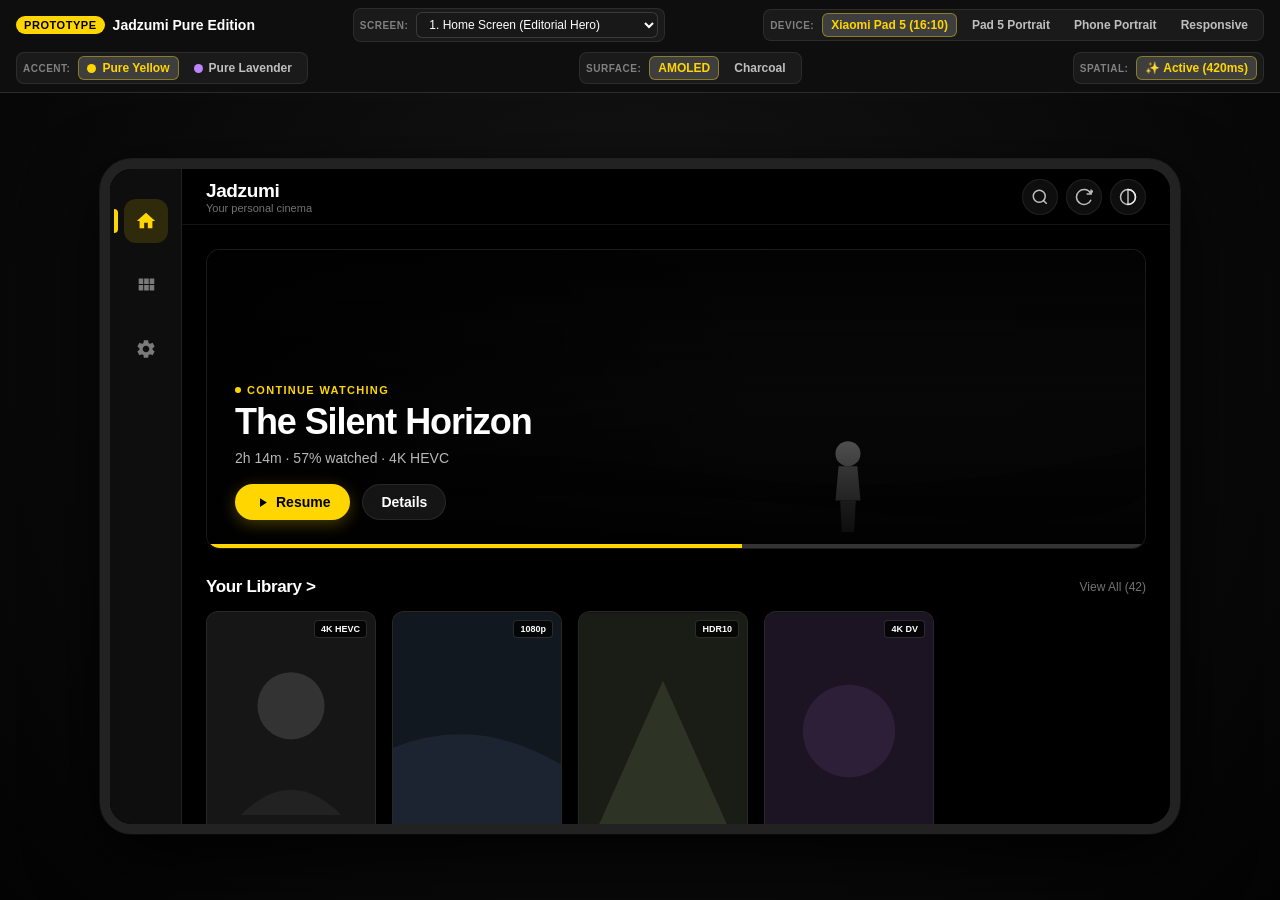
<file: design-prototypes/jadzumi-pure/index.html>
<!DOCTYPE html>
<html lang="en" data-theme="yellow" data-surface="amoled">
<head>
  <meta charset="UTF-8">
  <meta name="viewport" content="width=device-width, initial-scale=1.0, maximum-scale=1.0, user-scalable=no">
  <title>Jadzumi Pure — Complete Interactive Cinema Prototype</title>
  <style>
    /* ==========================================================================
       JADZUMI PURE CINEMA SYSTEM — 100% SELF-CONTAINED CSS
       ========================================================================== */
    :root {
      --font-sans: -apple-system, BlinkMacSystemFont, "Segoe UI", Roboto, Helvetica, Arial, sans-serif;
      --font-mono: ui-monospace, SFMono-Regular, "SF Mono", Menlo, Consolas, monospace;

      /* Pure Yellow Theme (Approved Concept Default) */
      --accent: #FFD600;
      --accent-hover: #FFE24A;
      --accent-contrast: #000000;
      --accent-subtle: rgba(255, 214, 0, 0.14);
      --accent-glow: rgba(255, 214, 0, 0.28);
      --accent-border: rgba(255, 214, 0, 0.40);

      /* AMOLED True Black Surfaces */
      --bg-app: #000000;
      --bg-surface: #0E0E0E;
      --bg-surface-elevated: #161616;
      --bg-surface-card: #121212;
      --border-subtle: rgba(255, 255, 255, 0.08);
      --border-strong: rgba(255, 255, 255, 0.16);

      /* Text Colors */
      --text-primary: #FFFFFF;
      --text-secondary: rgba(255, 255, 255, 0.72);
      --text-muted: rgba(255, 255, 255, 0.45);
      --text-faint: rgba(255, 255, 255, 0.25);

      /* Motion */
      --ease-cinema: cubic-bezier(0.19, 1, 0.22, 1);
      --duration-spatial: 420ms;
      --duration-fast: 180ms;

      /* Metrics */
      --rail-width: 72px;
      --bottom-bar-height: 64px;
      --radius-pill: 9999px;
      --radius-card: 14px;
      --radius-surface: 20px;
    }

    [data-theme="lavender"] {
      --accent: #BB86FC;
      --accent-hover: #D7B4FF;
      --accent-contrast: #130032;
      --accent-subtle: rgba(187, 134, 252, 0.16);
      --accent-glow: rgba(187, 134, 252, 0.32);
      --accent-border: rgba(187, 134, 252, 0.45);
      --bg-app: #08070D;
      --bg-surface: #100E1C;
      --bg-surface-elevated: #18152B;
      --bg-surface-card: #131024;
      --border-subtle: rgba(255, 255, 255, 0.09);
      --border-strong: rgba(187, 134, 252, 0.25);
    }

    [data-surface="charcoal"] {
      --bg-app: #0D1117;
      --bg-surface: #161B22;
      --bg-surface-elevated: #21262D;
      --bg-surface-card: #181E26;
    }

    *, *::before, *::after {
      box-sizing: border-box;
      margin: 0;
      padding: 0;
      -webkit-font-smoothing: antialiased;
    }

    html, body {
      width: 100%;
      height: 100%;
      background: #050505;
      color: var(--text-primary);
      font-family: var(--font-sans);
      overflow: hidden;
      user-select: none;
    }

    /* Overall Layout: Top Toolbar + Workspace */
    .proto-layout {
      width: 100vw;
      height: 100vh;
      display: flex;
      flex-direction: column;
      overflow: hidden;
    }

    /* Top Control Bar */
    .proto-toolbar {
      flex-shrink: 0;
      background: #0E0E0E;
      border-bottom: 1px solid rgba(255, 255, 255, 0.12);
      padding: 8px 16px;
      display: flex;
      flex-wrap: wrap;
      align-items: center;
      justify-content: space-between;
      gap: 10px;
      z-index: 1000;
      font-size: 13px;
    }

    .proto-brand {
      display: flex;
      align-items: center;
      gap: 8px;
    }

    .proto-badge {
      background: var(--accent);
      color: var(--accent-contrast);
      font-weight: 800;
      font-size: 11px;
      padding: 3px 8px;
      border-radius: var(--radius-pill);
      text-transform: uppercase;
      letter-spacing: 0.05em;
    }

    .proto-title {
      font-weight: 700;
      color: #FFF;
      font-size: 14px;
    }

    .proto-group {
      display: flex;
      align-items: center;
      gap: 6px;
      background: rgba(255, 255, 255, 0.05);
      padding: 3px 6px;
      border-radius: 8px;
      border: 1px solid rgba(255, 255, 255, 0.08);
    }

    .proto-label {
      color: var(--text-muted);
      font-size: 10px;
      text-transform: uppercase;
      font-weight: 700;
      letter-spacing: 0.05em;
      margin-right: 2px;
    }

    .proto-btn {
      background: transparent;
      color: var(--text-secondary);
      border: 1px solid transparent;
      padding: 4px 8px;
      border-radius: 6px;
      font-size: 12px;
      font-weight: 600;
      cursor: pointer;
      display: inline-flex;
      align-items: center;
      gap: 4px;
      transition: all var(--duration-fast) ease;
    }

    .proto-btn:hover {
      background: rgba(255, 255, 255, 0.08);
      color: #FFF;
    }

    .proto-btn.active {
      background: rgba(255, 255, 255, 0.16);
      color: var(--accent);
      border-color: var(--accent-border);
    }

    .proto-select {
      background: #181818;
      color: #FFF;
      border: 1px solid rgba(255, 255, 255, 0.15);
      padding: 4px 8px;
      border-radius: 6px;
      font-size: 12px;
      cursor: pointer;
      outline: none;
    }

    /* Workspace */
    .proto-workspace {
      flex: 1;
      display: flex;
      justify-content: center;
      align-items: center;
      padding: 16px;
      background: radial-gradient(circle at 50% 30%, #151515 0%, #030303 100%);
      overflow: hidden;
      position: relative;
    }

    /* Device Frame Container */
    .device-viewport-wrapper {
      position: relative;
      display: flex;
      justify-content: center;
      align-items: center;
      max-width: 100%;
      max-height: 100%;
      transition: all var(--duration-spatial) var(--ease-cinema);
    }

    .device-frame {
      background: #000000;
      border: 10px solid #222222;
      border-radius: 32px;
      box-shadow: 0 25px 70px rgba(0, 0, 0, 0.9), 0 0 0 1px rgba(255, 255, 255, 0.1);
      overflow: hidden;
      position: relative;
      display: flex;
      transition: width var(--duration-spatial) var(--ease-cinema), 
                  height var(--duration-spatial) var(--ease-cinema),
                  border-radius var(--duration-spatial) var(--ease-cinema);
    }

    /* Device Formats */
    .device-frame[data-device="tablet-landscape"] {
      width: 1080px;
      height: 675px; /* 16:10 Xiaomi Pad 5 ratio */
      max-width: 94vw;
      max-height: 86vh;
    }

    .device-frame[data-device="tablet-portrait"] {
      width: 620px;
      height: 840px;
      max-width: 94vw;
      max-height: 86vh;
    }

    .device-frame[data-device="phone-portrait"] {
      width: 380px;
      height: 760px;
      border-radius: 44px;
      border-width: 10px;
      max-width: 94vw;
      max-height: 86vh;
    }

    .device-frame[data-device="fullscreen"] {
      width: 100%;
      height: 100%;
      border: none;
      border-radius: 0;
      box-shadow: none;
      max-width: 100%;
      max-height: 100%;
    }

    /* Inner App Shell */
    .app-root {
      width: 100%;
      height: 100%;
      background: var(--bg-app);
      display: flex;
      position: relative;
      overflow: hidden;
    }

    /* Left Rail (Tablet) */
    .nav-rail {
      width: var(--rail-width);
      height: 100%;
      background: var(--bg-surface);
      border-right: 1px solid var(--border-subtle);
      display: flex;
      flex-direction: column;
      align-items: center;
      padding: 14px 0;
      flex-shrink: 0;
      z-index: 50;
    }

    .emblem-tile {
      width: 44px;
      height: 44px;
      border-radius: 13px;
      background: rgba(255, 255, 255, 0.05);
      border: 1px solid var(--border-subtle);
      display: flex;
      align-items: center;
      justify-content: center;
      cursor: pointer;
      position: relative;
      margin-bottom: 24px;
      transition: transform var(--duration-fast) var(--ease-cinema);
    }

    .emblem-tile:hover {
      transform: scale(1.05);
    }

    .rail-items {
      flex: 1;
      display: flex;
      flex-direction: column;
      gap: 14px;
      align-items: center;
    }

    .rail-btn {
      width: 44px;
      height: 44px;
      border-radius: 12px;
      display: flex;
      align-items: center;
      justify-content: center;
      background: transparent;
      border: none;
      color: var(--text-muted);
      cursor: pointer;
      position: relative;
      transition: all var(--duration-fast) var(--ease-cinema);
    }

    .rail-btn svg {
      width: 22px;
      height: 22px;
      transition: transform var(--duration-fast) ease;
    }

    .rail-btn:hover {
      color: #FFF;
      background: rgba(255, 255, 255, 0.06);
    }

    .rail-btn.active {
      color: var(--accent);
      background: var(--accent-subtle);
    }

    .rail-btn.active::before {
      content: '';
      position: absolute;
      left: -10px;
      top: 10px;
      bottom: 10px;
      width: 4px;
      border-radius: 0 4px 4px 0;
      background: var(--accent);
    }

    /* Phone Bottom Bar */
    .phone-bar {
      display: none;
      position: absolute;
      bottom: 0;
      left: 0;
      right: 0;
      height: var(--bottom-bar-height);
      background: var(--bg-surface);
      border-top: 1px solid var(--border-subtle);
      z-index: 50;
      align-items: center;
      justify-content: space-around;
      padding: 0 4px;
    }

    .phone-tab {
      display: flex;
      flex-direction: column;
      align-items: center;
      gap: 3px;
      background: transparent;
      border: none;
      color: var(--text-muted);
      font-size: 10px;
      font-weight: 600;
      cursor: pointer;
      padding: 6px 12px;
      border-radius: 10px;
    }

    .phone-tab svg { width: 20px; height: 20px; }
    .phone-tab.active { color: var(--accent); }

    /* App Content */
    .app-main {
      flex: 1;
      height: 100%;
      display: flex;
      flex-direction: column;
      overflow: hidden;
      position: relative;
    }

    .app-header {
      height: 56px;
      padding: 0 24px;
      display: flex;
      align-items: center;
      justify-content: space-between;
      border-bottom: 1px solid var(--border-subtle);
      background: var(--bg-app);
      flex-shrink: 0;
      z-index: 20;
    }

    .app-title-group h2 {
      font-size: 19px;
      font-weight: 800;
      letter-spacing: -0.02em;
    }

    .app-title-group p {
      font-size: 11px;
      color: var(--text-muted);
      font-weight: 500;
    }

    .header-actions {
      display: flex;
      align-items: center;
      gap: 8px;
    }

    .icon-btn {
      width: 36px;
      height: 36px;
      border-radius: var(--radius-pill);
      background: var(--bg-surface);
      border: 1px solid var(--border-subtle);
      color: var(--text-secondary);
      display: flex;
      align-items: center;
      justify-content: center;
      cursor: pointer;
      transition: all var(--duration-fast) ease;
    }

    .icon-btn:hover {
      color: #FFF;
      background: var(--bg-surface-elevated);
      border-color: var(--border-strong);
      transform: scale(1.05);
    }

    /* Screen Viewport */
    .view-container {
      flex: 1;
      overflow-y: auto;
      overflow-x: hidden;
      position: relative;
    }

    .view-panel {
      display: none;
      padding: 24px;
      min-height: 100%;
      animation: viewSlideUp 260ms var(--ease-cinema);
    }

    .view-panel.active {
      display: block;
    }

    @keyframes viewSlideUp {
      from { opacity: 0; transform: translateY(8px); }
      to { opacity: 1; transform: translateY(0); }
    }

    /* Editorial Hero Card */
    .hero-banner {
      width: 100%;
      height: 300px;
      border-radius: var(--radius-card);
      position: relative;
      overflow: hidden;
      border: 1px solid var(--border-subtle);
      cursor: pointer;
      margin-bottom: 28px;
      display: flex;
      align-items: flex-end;
      background: #080808;
      transition: transform var(--duration-spatial) var(--ease-cinema), box-shadow var(--duration-spatial) ease;
    }

    .hero-banner:hover {
      transform: scale(1.008);
      box-shadow: 0 16px 45px rgba(0, 0, 0, 0.9), 0 0 0 1px var(--accent-border);
    }

    .hero-art-svg {
      position: absolute;
      inset: 0;
      width: 100%;
      height: 100%;
      object-fit: cover;
      opacity: 0.85;
    }

    .hero-overlay {
      position: absolute;
      inset: 0;
      background: linear-gradient(0deg, rgba(0, 0, 0, 0.95) 0%, rgba(0, 0, 0, 0.45) 50%, rgba(0, 0, 0, 0.15) 100%),
                  linear-gradient(90deg, rgba(0, 0, 0, 0.85) 0%, transparent 60%);
      z-index: 1;
    }

    .hero-info {
      position: relative;
      z-index: 2;
      padding: 28px;
      max-width: 600px;
    }

    .hero-tag {
      font-size: 11px;
      font-weight: 800;
      text-transform: uppercase;
      letter-spacing: 0.12em;
      color: var(--accent);
      margin-bottom: 6px;
      display: flex;
      align-items: center;
      gap: 6px;
    }

    .hero-tag::before {
      content: '';
      width: 6px;
      height: 6px;
      border-radius: 50%;
      background: var(--accent);
    }

    .hero-headline {
      font-size: 36px;
      font-weight: 800;
      letter-spacing: -0.03em;
      line-height: 1.1;
      margin-bottom: 8px;
    }

    .hero-sub {
      font-size: 14px;
      color: var(--text-secondary);
      margin-bottom: 18px;
      font-weight: 500;
    }

    .hero-btns {
      display: flex;
      gap: 12px;
    }

    .hero-timeline {
      position: absolute;
      bottom: 0;
      left: 0;
      right: 0;
      height: 4px;
      background: rgba(255, 255, 255, 0.2);
      z-index: 3;
    }

    .hero-timeline-fill {
      height: 100%;
      background: var(--accent);
    }

    /* Buttons */
    .btn-pill-primary {
      background: var(--accent);
      color: var(--accent-contrast);
      font-size: 14px;
      font-weight: 800;
      padding: 9px 20px;
      border-radius: var(--radius-pill);
      border: none;
      cursor: pointer;
      display: inline-flex;
      align-items: center;
      gap: 6px;
      box-shadow: 0 4px 16px var(--accent-glow);
      transition: all var(--duration-fast) var(--ease-cinema);
    }

    .btn-pill-primary:hover {
      background: var(--accent-hover);
      transform: translateY(-2px);
    }

    .btn-pill-secondary {
      background: rgba(255, 255, 255, 0.08);
      color: #FFF;
      font-size: 14px;
      font-weight: 600;
      padding: 9px 18px;
      border-radius: var(--radius-pill);
      border: 1px solid var(--border-subtle);
      cursor: pointer;
      display: inline-flex;
      align-items: center;
      gap: 6px;
      transition: all var(--duration-fast) ease;
    }

    .btn-pill-secondary:hover {
      background: rgba(255, 255, 255, 0.15);
      border-color: var(--border-strong);
    }

    /* Section Titles */
    .section-head {
      display: flex;
      align-items: center;
      justify-content: space-between;
      margin-bottom: 14px;
    }

    .section-head h3 {
      font-size: 17px;
      font-weight: 800;
      letter-spacing: -0.02em;
    }

    .section-head span {
      font-size: 12px;
      color: var(--text-muted);
      cursor: pointer;
    }

    .section-head span:hover {
      color: var(--accent);
    }

    /* Poster Row */
    .poster-scroll {
      display: flex;
      gap: 16px;
      overflow-x: auto;
      padding-bottom: 10px;
    }

    .movie-card {
      flex-shrink: 0;
      width: 170px;
      cursor: pointer;
      transition: transform var(--duration-fast) var(--ease-cinema);
    }

    .movie-card:hover {
      transform: translateY(-4px);
    }

    .movie-thumb-wrap {
      width: 170px;
      height: 240px;
      border-radius: 12px;
      overflow: hidden;
      background: var(--bg-surface-elevated);
      position: relative;
      border: 1px solid var(--border-subtle);
      margin-bottom: 8px;
    }

    .movie-thumb-wrap svg {
      width: 100%;
      height: 100%;
      object-fit: cover;
    }

    .movie-badge {
      position: absolute;
      top: 8px;
      right: 8px;
      background: rgba(0, 0, 0, 0.75);
      backdrop-filter: blur(4px);
      font-size: 9px;
      font-weight: 800;
      padding: 3px 6px;
      border-radius: 4px;
      border: 1px solid rgba(255, 255, 255, 0.15);
    }

    .movie-title {
      font-size: 14px;
      font-weight: 700;
      white-space: nowrap;
      overflow: hidden;
      text-overflow: ellipsis;
    }

    .movie-meta {
      font-size: 12px;
      color: var(--text-muted);
    }

    /* Movie Details View */
    .details-hero-box {
      width: 100%;
      height: 350px;
      border-radius: var(--radius-surface);
      position: relative;
      overflow: hidden;
      border: 1px solid var(--border-subtle);
      display: flex;
      flex-direction: column;
      justify-content: space-between;
      padding: 24px;
      background: #080808;
      margin-bottom: 24px;
    }

    .details-nav-row {
      position: relative;
      z-index: 2;
      display: flex;
      justify-content: space-between;
      align-items: center;
    }

    .details-body {
      position: relative;
      z-index: 2;
      max-width: 680px;
    }

    .details-h1 {
      font-size: 40px;
      font-weight: 800;
      line-height: 1.1;
      letter-spacing: -0.03em;
      margin-bottom: 8px;
    }

    .details-meta-line {
      font-size: 15px;
      color: var(--text-secondary);
      margin-bottom: 18px;
    }

    .synopsis-text {
      font-size: 15px;
      line-height: 1.6;
      color: var(--text-secondary);
      max-width: 780px;
      margin-bottom: 24px;
    }

    /* Spec Pill Grid */
    .specs-grid {
      display: grid;
      grid-template-columns: repeat(auto-fit, minmax(150px, 1fr));
      gap: 12px;
    }

    .spec-card {
      background: var(--bg-surface);
      border: 1px solid var(--border-subtle);
      border-radius: 12px;
      padding: 12px 14px;
      display: flex;
      flex-direction: column;
      gap: 3px;
    }

    .spec-label {
      font-size: 10px;
      text-transform: uppercase;
      font-weight: 700;
      color: var(--text-muted);
      letter-spacing: 0.08em;
    }

    .spec-val {
      font-size: 14px;
      font-weight: 700;
      color: #FFF;
    }

    /* Immersive Cinema Player View */
    .cinema-viewport {
      position: absolute;
      inset: 0;
      background: #000;
      z-index: 100;
      display: none;
      flex-direction: column;
      justify-content: space-between;
      overflow: hidden;
    }

    .cinema-viewport.active {
      display: flex;
      animation: playerFade 320ms var(--ease-cinema);
    }

    @keyframes playerFade {
      from { opacity: 0; transform: scale(0.98); }
      to { opacity: 1; transform: scale(1); }
    }

    .player-bg-art {
      position: absolute;
      inset: 0;
      width: 100%;
      height: 100%;
      object-fit: cover;
      opacity: 0.9;
    }

    .player-hud {
      position: absolute;
      inset: 0;
      z-index: 2;
      display: flex;
      flex-direction: column;
      justify-content: space-between;
      padding: 20px 24px;
      background: radial-gradient(circle at center, transparent 40%, rgba(0, 0, 0, 0.8) 100%);
      transition: opacity 280ms ease;
    }

    .player-hud.hidden {
      opacity: 0;
      pointer-events: none;
    }

    .player-top-strip {
      display: flex;
      align-items: center;
      justify-content: space-between;
    }

    .player-title-box h4 {
      font-size: 16px;
      font-weight: 700;
    }

    .player-meta-badges {
      display: flex;
      gap: 6px;
      margin-top: 4px;
    }

    .p-badge {
      font-size: 9px;
      font-weight: 800;
      padding: 2px 6px;
      border-radius: var(--radius-pill);
      background: rgba(255, 255, 255, 0.12);
      color: #FFF;
    }

    .p-badge.hdr {
      background: rgba(255, 152, 0, 0.25);
      color: #FFB74D;
      border: 1px solid rgba(255, 152, 0, 0.4);
    }

    /* Player Center Controls */
    .player-center {
      position: absolute;
      top: 50%;
      left: 50%;
      transform: translate(-50%, -50%);
      display: flex;
      align-items: center;
      gap: 32px;
      z-index: 5;
    }

    .p-circle-skip {
      width: 48px;
      height: 48px;
      border-radius: 50%;
      background: rgba(0, 0, 0, 0.5);
      border: 1px solid rgba(255, 255, 255, 0.2);
      color: #FFF;
      display: flex;
      align-items: center;
      justify-content: center;
      cursor: pointer;
      transition: transform var(--duration-fast) ease;
    }

    .p-circle-skip:hover {
      transform: scale(1.1);
      color: var(--accent);
    }

    .p-circle-play {
      width: 68px;
      height: 68px;
      border-radius: 50%;
      background: var(--accent);
      color: var(--accent-contrast);
      border: none;
      display: flex;
      align-items: center;
      justify-content: center;
      cursor: pointer;
      box-shadow: 0 8px 24px var(--accent-glow);
      transition: transform var(--duration-fast) var(--ease-cinema);
    }

    .p-circle-play:hover {
      transform: scale(1.08);
    }

    /* Edge Gestures (Left Brightness, Right Volume) */
    .edge-gesture-pill {
      position: absolute;
      top: 50%;
      transform: translateY(-50%);
      height: 38px;
      padding: 0 14px;
      border-radius: var(--radius-pill);
      background: rgba(16, 16, 16, 0.8);
      backdrop-filter: blur(12px);
      border: 1px solid rgba(255, 255, 255, 0.16);
      display: flex;
      align-items: center;
      gap: 10px;
      z-index: 10;
      opacity: 0;
      pointer-events: none;
      transition: opacity 220ms ease;
    }

    .edge-gesture-pill.visible {
      opacity: 1;
    }

    .edge-gesture-left { left: 24px; }
    .edge-gesture-right { right: 24px; }

    .gesture-bar-track {
      width: 60px;
      height: 4px;
      border-radius: 2px;
      background: rgba(255, 255, 255, 0.2);
      overflow: hidden;
    }

    .gesture-bar-fill {
      height: 100%;
      background: var(--accent);
    }

    .gesture-pct-text {
      font-size: 12px;
      font-family: var(--font-mono);
      font-weight: 700;
      min-width: 30px;
    }

    /* Player Bottom Bar */
    .player-bottom-strip {
      display: flex;
      flex-direction: column;
      gap: 10px;
    }

    .scrub-timeline {
      width: 100%;
      height: 20px;
      display: flex;
      align-items: center;
      cursor: pointer;
      position: relative;
    }

    .scrub-bg {
      width: 100%;
      height: 5px;
      border-radius: 3px;
      background: rgba(255, 255, 255, 0.2);
      position: relative;
      overflow: hidden;
      transition: height 160ms ease;
    }

    .scrub-timeline:hover .scrub-bg { height: 8px; }

    .scrub-fill {
      position: absolute;
      left: 0;
      top: 0;
      bottom: 0;
      width: 57%;
      background: var(--accent);
    }

    .scrub-thumb {
      position: absolute;
      top: 50%;
      left: 57%;
      transform: translate(-50%, -50%);
      width: 14px;
      height: 14px;
      border-radius: 50%;
      background: #FFF;
      opacity: 0;
      transition: opacity 160ms ease;
    }

    .scrub-timeline:hover .scrub-thumb { opacity: 1; }

    .time-readout {
      display: flex;
      justify-content: space-between;
      font-size: 12px;
      font-family: var(--font-mono);
      color: var(--text-secondary);
    }

    .player-footer-actions {
      display: flex;
      align-items: center;
      justify-content: space-between;
    }

    .p-action-group {
      display: flex;
      align-items: center;
      gap: 8px;
    }

    .p-btn-text {
      background: transparent;
      border: none;
      color: var(--text-secondary);
      font-size: 13px;
      font-weight: 600;
      padding: 6px 10px;
      border-radius: var(--radius-pill);
      cursor: pointer;
      display: flex;
      align-items: center;
      gap: 5px;
    }

    .p-btn-text:hover {
      background: rgba(255, 255, 255, 0.1);
      color: #FFF;
    }

    /* Modal / Sheets */
    .sheet-scrim {
      position: absolute;
      inset: 0;
      background: rgba(0, 0, 0, 0.75);
      backdrop-filter: blur(8px);
      z-index: 200;
      display: none;
      align-items: center;
      justify-content: center;
      padding: 20px;
    }

    .sheet-scrim.active {
      display: flex;
    }

    .sheet-card {
      background: var(--bg-surface);
      border: 1px solid var(--border-strong);
      border-radius: var(--radius-surface);
      width: 100%;
      max-width: 480px;
      padding: 20px;
      box-shadow: 0 20px 60px rgba(0, 0, 0, 0.9);
      display: flex;
      flex-direction: column;
      gap: 16px;
      animation: sheetPop 240ms var(--ease-cinema);
    }

    @keyframes sheetPop {
      from { opacity: 0; transform: translateY(16px); }
      to { opacity: 1; transform: translateY(0); }
    }

    .sheet-header {
      display: flex;
      align-items: center;
      justify-content: space-between;
    }

    .sheet-header h4 { font-size: 18px; font-weight: 800; }

    .sheet-item {
      display: flex;
      align-items: center;
      justify-content: space-between;
      padding: 12px 14px;
      border-radius: 10px;
      background: var(--bg-surface-elevated);
      border: 1px solid var(--border-subtle);
      cursor: pointer;
    }

    .sheet-item:hover { border-color: var(--accent); }
    .sheet-item.selected { border-color: var(--accent); background: var(--accent-subtle); }

    /* Switch */
    .switch-ui {
      position: relative;
      display: inline-block;
      width: 44px;
      height: 24px;
    }

    .switch-ui input { opacity: 0; width: 0; height: 0; }

    .switch-slider {
      position: absolute;
      cursor: pointer;
      inset: 0;
      background-color: rgba(255, 255, 255, 0.2);
      transition: .25s;
      border-radius: 24px;
    }

    .switch-slider:before {
      position: absolute;
      content: "";
      height: 18px;
      width: 18px;
      left: 3px;
      bottom: 3px;
      background-color: white;
      transition: .25s;
      border-radius: 50%;
    }

    input:checked + .switch-slider { background-color: var(--accent); }
    input:checked + .switch-slider:before {
      transform: translateX(20px);
      background-color: var(--accent-contrast);
    }

    /* Sliders */
    .slider-row {
      display: flex;
      flex-direction: column;
      gap: 6px;
    }

    .slider-row-labels {
      display: flex;
      justify-content: space-between;
      font-size: 12px;
      font-weight: 600;
    }

    .range-input {
      -webkit-appearance: none;
      width: 100%;
      height: 5px;
      border-radius: 3px;
      background: rgba(255, 255, 255, 0.15);
      outline: none;
    }

    .range-input::-webkit-slider-thumb {
      -webkit-appearance: none;
      width: 16px;
      height: 16px;
      border-radius: 50%;
      background: var(--accent);
      cursor: pointer;
    }

    /* Phone Overrides */
    .device-frame[data-device="phone-portrait"] .nav-rail { display: none; }
    .device-frame[data-device="phone-portrait"] .phone-bar { display: flex; }
    .device-frame[data-device="phone-portrait"] .view-panel {
      padding: 16px;
      padding-bottom: calc(var(--bottom-bar-height) + 16px);
    }
    .device-frame[data-device="phone-portrait"] .hero-banner { height: 240px; }
    .device-frame[data-device="phone-portrait"] .hero-headline { font-size: 26px; }
    .device-frame[data-device="phone-portrait"] .details-hero-box { height: 280px; padding: 16px; }
    .device-frame[data-device="phone-portrait"] .details-h1 { font-size: 28px; }
  </style>
</head>
<body>

  <div class="proto-layout">
    <!-- Top Tester Bar -->
    <header class="proto-toolbar">
      <div class="proto-brand">
        <span class="proto-badge">Prototype</span>
        <span class="proto-title">Jadzumi Pure Edition</span>
      </div>

      <!-- Screen Selector -->
      <div class="proto-group">
        <span class="proto-label">Screen:</span>
        <select id="screenSelect" class="proto-select" onchange="jumpScreen(this.value)">
          <option value="home">1. Home Screen (Editorial Hero)</option>
          <option value="details">2. Movie Details ("The Silent Horizon")</option>
          <option value="player">3. Immersive Cinema Player</option>
          <option value="library-grid">4. Library (Grid View)</option>
          <option value="library-list">5. Library (List View)</option>
          <option value="folders">6. Folder Browser</option>
          <option value="series-details">7. TV Series & Episode Browser</option>
          <option value="search">8. Universal Search (Live)</option>
          <option value="audio-studio">9. Audio Studio (Clarity Booster)</option>
          <option value="video-enhancer">10. Color Studio / Video Enhancer</option>
          <option value="modal-audio">11. Audio Track Selector Modal</option>
          <option value="modal-sub">12. Subtitle & Dual-Sub Modal</option>
          <option value="modal-speed">13. Playback Speed Selector</option>
          <option value="modal-storage">14. Storage Cleaner / Analyzer</option>
          <option value="settings-appearance">15. Settings: Appearance & Accent</option>
          <option value="settings-playback">16. Settings: Playback & AFR</option>
          <option value="settings-about">17. Settings: Privacy & About</option>
          <option value="empty-state">18. Empty Library State</option>
          <option value="splash">19. Living Splash & Emblem</option>
        </select>
      </div>

      <!-- Device Viewport Switcher -->
      <div class="proto-group">
        <span class="proto-label">Device:</span>
        <button class="proto-btn active" data-dev="tablet-landscape" onclick="setDevice('tablet-landscape')">Xiaomi Pad 5 (16:10)</button>
        <button class="proto-btn" data-dev="tablet-portrait" onclick="setDevice('tablet-portrait')">Pad 5 Portrait</button>
        <button class="proto-btn" data-dev="phone-portrait" onclick="setDevice('phone-portrait')">Phone Portrait</button>
        <button class="proto-btn" data-dev="fullscreen" onclick="setDevice('fullscreen')">Responsive</button>
      </div>

      <!-- Accent Color Explorer -->
      <div class="proto-group">
        <span class="proto-label">Accent:</span>
        <button class="proto-btn active" data-acc="yellow" onclick="setAccent('yellow')">
          <span style="display:inline-block;width:9px;height:9px;border-radius:50%;background:#FFD600;margin-right:2px;"></span>
          Pure Yellow
        </button>
        <button class="proto-btn" data-acc="lavender" onclick="setAccent('lavender')">
          <span style="display:inline-block;width:9px;height:9px;border-radius:50%;background:#BB86FC;margin-right:2px;"></span>
          Pure Lavender
        </button>
      </div>

      <!-- Surface Mode -->
      <div class="proto-group">
        <span class="proto-label">Surface:</span>
        <button class="proto-btn active" data-surf="amoled" onclick="setSurface('amoled')">AMOLED</button>
        <button class="proto-btn" data-surf="charcoal" onclick="setSurface('charcoal')">Charcoal</button>
      </div>

      <!-- Spatial Nav Toggle -->
      <div class="proto-group">
        <span class="proto-label">Spatial:</span>
        <button id="spatialBtn" class="proto-btn active" onclick="toggleSpatial()">✨ Active (420ms)</button>
      </div>
    </header>

    <!-- Workspace -->
    <main class="proto-workspace">
      <div class="device-viewport-wrapper">
        <div id="deviceFrame" class="device-frame" data-device="tablet-landscape">
          <div class="app-root">

            <!-- Tablet Left Rail (Clean Dock: Home, Library, Settings Only - Zero Logo, Zero Bloat) -->
            <aside class="nav-rail" id="tabletRail">
              <nav class="rail-items" style="padding-top: 16px; gap: 20px;">
                <button class="rail-btn active" data-tab="home" onclick="openScreen('home')" title="Homepage">
                  <svg viewBox="0 0 24 24" fill="currentColor"><path d="M10 20v-6h4v6h5v-8h3L12 3 2 12h3v8z"/></svg>
                </button>
                <button class="rail-btn" data-tab="library-grid" onclick="openScreen('library-grid')" title="Library">
                  <svg viewBox="0 0 24 24" fill="currentColor"><path d="M4 11h5V5H4v6zm0 7h5v-6H4v6zm6 0h5v-6h-5v6zm6 0h5v-6h-5v6zm-6-7h5V5h-5v6zm6-6v6h5V5h-5z"/></svg>
                </button>
                <button class="rail-btn" data-tab="settings-appearance" onclick="openScreen('settings-appearance')" title="Settings">
                  <svg viewBox="0 0 24 24" fill="currentColor"><path d="M19.14 12.94c.04-.3.06-.61.06-.94 0-.32-.02-.64-.07-.94l2.03-1.58c.18-.14.23-.41.12-.61l-1.92-3.32c-.12-.22-.37-.29-.59-.22l-2.39.96c-.5-.38-1.03-.7-1.62-.94l-.36-2.54c-.04-.24-.24-.41-.48-.41h-3.84c-.24 0-.43.17-.47.41l-.36 2.54c-.59.24-1.13.57-1.62.94l-2.39-.96c-.22-.08-.47 0-.59.22L2.74 8.87c-.12.21-.08.47.12.61l2.03 1.58c-.05.3-.09.63-.09.94s.02.64.07.94l-2.03 1.58c-.18.14-.23.41-.12.61l1.92 3.32c.12.22.37.29.59.22l2.39-.96c.5.38 1.03.7 1.62.94l.36 2.54c.05.24.24.41.48.41h3.84c.24 0 .44-.17.47-.41l.36-2.54c.59-.24 1.13-.56 1.62-.94l2.39.96c.22.08.47 0 .59-.22l1.92-3.32c.12-.22.07-.47-.12-.61l-2.01-1.58zM12 15.6c-1.98 0-3.6-1.62-3.6-3.6s1.62-3.6 3.6-3.6 3.6 1.62 3.6 3.6-1.62 3.6-3.6 3.6z"/></svg>
                </button>
              </nav>
            </aside>

            <!-- Phone Bottom Bar (Clean Dock: Homepage, Library, Settings Only) -->
            <nav class="phone-bar" id="phoneBar">
              <button class="phone-tab active" data-tab="home" onclick="openScreen('home')">
                <svg viewBox="0 0 24 24" fill="currentColor"><path d="M10 20v-6h4v6h5v-8h3L12 3 2 12h3v8z"/></svg>
                <span>Home</span>
              </button>
              <button class="phone-tab" data-tab="library-grid" onclick="openScreen('library-grid')">
                <svg viewBox="0 0 24 24" fill="currentColor"><path d="M4 11h5V5H4v6zm0 7h5v-6H4v6zm6 0h5v-6h-5v6zm6 0h5v-6h-5v6zm-6-7h5V5h-5v6zm6-6v6h5V5h-5z"/></svg>
                <span>Library</span>
              </button>
              <button class="phone-tab" data-tab="settings-appearance" onclick="openScreen('settings-appearance')">
                <svg viewBox="0 0 24 24" fill="currentColor"><path d="M19.14 12.94c.04-.3.06-.61.06-.94 0-.32-.02-.64-.07-.94l2.03-1.58c.18-.14.23-.41.12-.61l-1.92-3.32c-.12-.22-.37-.29-.59-.22l-2.39.96c-.5-.38-1.03-.7-1.62-.94l-.36-2.54c-.04-.24-.24-.41-.48-.41h-3.84c-.24 0-.43.17-.47.41l-.36 2.54c-.59.24-1.13.57-1.62.94l-2.39-.96c-.22-.08-.47 0-.59.22L2.74 8.87c-.12.21-.08.47.12.61l2.03 1.58c-.05.3-.09.63-.09.94s.02.64.07.94l-2.03 1.58c-.18.14-.23.41-.12.61l1.92 3.32c.12.22.37.29.59.22l2.39-.96c.5.38 1.03.7 1.62.94l.36 2.54c.05.24.24.41.48.41h3.84c.24 0 .44-.17.47-.41l.36-2.54c.59-.24 1.13-.56 1.62-.94l2.39.96c.22.08.47 0 .59-.22l1.92-3.32c.12-.22.07-.47-.12-.61l-2.01-1.58zM12 15.6c-1.98 0-3.6-1.62-3.6-3.6s1.62-3.6 3.6-3.6 3.6 1.62 3.6 3.6-1.62 3.6-3.6 3.6z"/></svg>
                <span>Settings</span>
              </button>
            </nav>

            <!-- Main App Content -->
            <div class="app-main">
              <!-- Top Context Bar -->
              <header class="app-header">
                <div class="app-title-group">
                  <h2>Jadzumi</h2>
                  <p>Your personal cinema</p>
                </div>
                <div class="header-actions">
                  <button class="icon-btn" onclick="openScreen('search')" title="Search">
                    <svg width="18" height="18" viewBox="0 0 24 24" fill="none" stroke="currentColor" stroke-width="2"><circle cx="11" cy="11" r="8"/><path d="m21 21-4.35-4.35"/></svg>
                  </button>
                  <button class="icon-btn" onclick="simulateScan()" title="Rescan">
                    <svg id="scanSvg" width="18" height="18" viewBox="0 0 24 24" fill="none" stroke="currentColor" stroke-width="2"><path d="M21.5 2v6h-6M21.34 15.57a10 10 0 1 1-.57-8.38l5.67-5.67"/></svg>
                  </button>
                  <button class="icon-btn" onclick="openSheet('modal-video')" title="Color Studio">
                    <svg width="18" height="18" viewBox="0 0 24 24" fill="none" stroke="currentColor" stroke-width="2"><circle cx="12" cy="12" r="10"/><path d="M12 2a10 10 0 0 1 0 20Z"/></svg>
                  </button>
                </div>
              </header>

              <!-- Inner Viewport -->
              <div class="view-container" id="scrollContainer">

                <!-- 1. HOME SCREEN -->
                <section id="panel-home" class="view-panel active">
                  <!-- Continue Watching Hero Banner -->
                  <div class="hero-banner" onclick="startSpatialJourney()">
                    <!-- Monochrome Vector Cinematic Artwork -->
                    <svg class="hero-art-svg" viewBox="0 0 1200 400" preserveAspectRatio="xMidYMid slice">
                      <defs>
                        <linearGradient id="skyGrad" x1="0" y1="0" x2="0" y2="1">
                          <stop offset="0%" stop-color="#020202"/><stop offset="100%" stop-color="#181818"/>
                        </linearGradient>
                      </defs>
                      <rect width="1200" height="400" fill="url(#skyGrad)"/>
                      <!-- Dune Ridges -->
                      <path d="M0 320 Q300 240 600 290 T1200 260 L1200 400 L0 400 Z" fill="#0C0C0C"/>
                      <path d="M0 350 Q450 300 800 340 T1200 320 L1200 400 L0 400 Z" fill="#141414"/>
                      <!-- Lone Astronaut Silhouette -->
                      <circle cx="820" cy="270" r="16" fill="#E0E0E0"/>
                      <path d="M808 286 L832 286 L836 330 L804 330 Z" fill="#C0C0C0"/>
                      <path d="M810 330 L812 370 L828 370 L830 330 Z" fill="#999"/>
                    </svg>
                    <div class="hero-overlay"></div>
                    <div class="hero-info">
                      <div class="hero-tag">Continue Watching</div>
                      <h1 class="hero-headline">The Silent Horizon</h1>
                      <div class="hero-sub">2h 14m · 57% watched · 4K HEVC</div>
                      <div class="hero-btns">
                        <button class="btn-pill-primary" onclick="event.stopPropagation(); launchPlayer();">
                          <svg width="15" height="15" viewBox="0 0 24 24" fill="currentColor"><path d="M8 5v14l11-7z"/></svg>
                          Resume
                        </button>
                        <button class="btn-pill-secondary" onclick="event.stopPropagation(); openScreen('details');">
                          Details
                        </button>
                      </div>
                    </div>
                    <div class="hero-timeline">
                      <div class="hero-timeline-fill" style="width: 57%;"></div>
                    </div>
                  </div>

                  <!-- Your Library Section -->
                  <div class="section-head">
                    <h3 onclick="openScreen('library-grid')">Your Library &gt;</h3>
                    <span onclick="openScreen('library-grid')">View All (42)</span>
                  </div>

                  <div class="poster-scroll">
                    <!-- Movie 1 -->
                    <div class="movie-card" onclick="openDetails('The Silent Horizon', '2026 · 2h 14m · Science Fiction')">
                      <div class="movie-thumb-wrap">
                        <svg viewBox="0 0 200 280"><rect width="200" height="280" fill="#161616"/><circle cx="100" cy="110" r="40" fill="#333"/><path d="M40 240 Q100 180 160 240 Z" fill="#222"/></svg>
                        <span class="movie-badge">4K HEVC</span>
                      </div>
                      <div class="movie-title">The Silent Horizon</div>
                      <div class="movie-meta">2026 · Sci-Fi</div>
                    </div>
                    <!-- Movie 2 -->
                    <div class="movie-card" onclick="openDetails('After the Rain', '2025 · 1h 48m · Drama')">
                      <div class="movie-thumb-wrap">
                        <svg viewBox="0 0 200 280"><rect width="200" height="280" fill="#121820"/><path d="M0 160 Q100 120 200 180 L200 280 L0 280 Z" fill="#1B2430"/></svg>
                        <span class="movie-badge">1080p</span>
                      </div>
                      <div class="movie-title">After the Rain</div>
                      <div class="movie-meta">2025 · Drama</div>
                    </div>
                    <!-- Movie 3 -->
                    <div class="movie-card" onclick="openDetails('Into the Wild', '2024 · 2h 05m · Adventure')">
                      <div class="movie-thumb-wrap">
                        <svg viewBox="0 0 200 280"><rect width="200" height="280" fill="#1A1C16"/><polygon points="20,260 100,80 180,260" fill="#2D3325"/></svg>
                        <span class="movie-badge">HDR10</span>
                      </div>
                      <div class="movie-title">Into the Wild</div>
                      <div class="movie-meta">2024 · Adventure</div>
                    </div>
                    <!-- Movie 4 -->
                    <div class="movie-card" onclick="openDetails('Nocturne', '2025 · 1h 39m · Thriller')">
                      <div class="movie-thumb-wrap">
                        <svg viewBox="0 0 200 280"><rect width="200" height="280" fill="#1C1422"/><circle cx="100" cy="140" r="55" fill="#2D1F38"/></svg>
                        <span class="movie-badge">4K DV</span>
                      </div>
                      <div class="movie-title">Nocturne</div>
                      <div class="movie-meta">2025 · Thriller</div>
                    </div>
                  </div>
                </section>

                <!-- 2. MOVIE DETAILS SCREEN -->
                <section id="panel-details" class="view-panel">
                  <div class="details-hero-box" id="detailsHero">
                    <!-- Vector Backdrop -->
                    <svg class="hero-art-svg" viewBox="0 0 1200 400" preserveAspectRatio="xMidYMid slice">
                      <rect width="1200" height="400" fill="#0A0A0A"/>
                      <path d="M0 300 Q400 220 800 280 T1200 260 L1200 400 L0 400 Z" fill="#141414"/>
                      <circle cx="850" cy="260" r="22" fill="#EEE"/>
                      <path d="M834 282 L866 282 L870 330 L830 330 Z" fill="#BBB"/>
                    </svg>
                    <div class="hero-overlay"></div>

                    <div class="details-nav-row">
                      <button class="icon-btn" onclick="backFromDetails()" title="Back to Library (Preserves Scroll)">
                        <svg width="18" height="18" viewBox="0 0 24 24" fill="none" stroke="currentColor" stroke-width="2.5"><path d="m15 18-6-6 6-6"/></svg>
                      </button>
                      <button class="icon-btn" onclick="alert('Fix Match TMDB Dialog')" title="Fix Match">
                        <svg width="18" height="18" viewBox="0 0 24 24" fill="none" stroke="currentColor" stroke-width="2"><path d="M12 20h9"/><path d="M16.5 3.5a2.121 2.121 0 0 1 3 3L7 19l-4 1 1-4L16.5 3.5z"/></svg>
                      </button>
                    </div>

                    <div class="details-body">
                      <h1 class="details-h1" id="detTitle">The Silent Horizon</h1>
                      <div class="details-meta-line" id="detMeta">2026 · 2h 14m · Science Fiction</div>
                      <div class="hero-btns">
                        <button class="btn-pill-primary" onclick="launchPlayer()">
                          <svg width="15" height="15" viewBox="0 0 24 24" fill="currentColor"><path d="M8 5v14l11-7z"/></svg>
                          Play
                        </button>
                        <button class="btn-pill-secondary" onclick="launchPlayer(true)">Resume (57%)</button>
                      </div>
                    </div>
                  </div>

                  <p class="synopsis-text">
                    A quiet expedition across an unfamiliar world becomes a search for what it means to find home. Caught between vast silent dunes and unmapped starways, the crew must decide whether survival is enough.
                  </p>

                  <div class="specs-grid">
                    <div class="spec-card"><span class="spec-label">Video</span><span class="spec-val">4K · HEVC (10-bit)</span></div>
                    <div class="spec-card"><span class="spec-label">Audio</span><span class="spec-val">DD+ 5.1 (E-AC-3)</span></div>
                    <div class="spec-card"><span class="spec-label">Subtitles</span><span class="spec-val">3 Tracks (SRT/ASS)</span></div>
                    <div class="spec-card"><span class="spec-label">File Size</span><span class="spec-val">18.4 GB MKV</span></div>
                  </div>
                </section>

                <!-- 4. LIBRARY (GRID VIEW) -->
                <section id="panel-library-grid" class="view-panel">
                  <div class="section-head">
                    <div style="display:flex;gap:6px;">
                      <button class="btn-pill-primary" style="padding:4px 12px;font-size:12px;">All (42)</button>
                      <button class="btn-pill-secondary" style="padding:4px 12px;font-size:12px;">Movies (28)</button>
                      <button class="btn-pill-secondary" style="padding:4px 12px;font-size:12px;">TV Shows (14)</button>
                    </div>
                    <button class="icon-btn" onclick="openScreen('library-list')" title="Switch to List View">
                      <svg width="16" height="16" viewBox="0 0 24 24" fill="currentColor"><path d="M4 14h4v-4H4v4zm0 5h4v-4H4v4zM4 9h4V5H4v4zm5 5h12v-4H9v4zm0 5h12v-4H9v4zM9 5v4h12V5H9z"/></svg>
                    </button>
                  </div>

                  <div style="display:grid;grid-template-columns:repeat(auto-fill, minmax(160px, 1fr));gap:16px;">
                    <div class="movie-card" onclick="openDetails('The Silent Horizon', '2026 · 2h 14m · Sci-Fi')">
                      <div class="movie-thumb-wrap"><svg viewBox="0 0 200 280"><rect width="200" height="280" fill="#181818"/><circle cx="100" cy="110" r="40" fill="#333"/></svg><span class="movie-badge">4K</span></div>
                      <div class="movie-title">The Silent Horizon</div>
                    </div>
                    <div class="movie-card" onclick="openDetails('After the Rain', '2025 · 1h 48m · Drama')">
                      <div class="movie-thumb-wrap"><svg viewBox="0 0 200 280"><rect width="200" height="280" fill="#121820"/><path d="M0 160 Q100 120 200 180 L200 280 L0 280 Z" fill="#1B2430"/></svg><span class="movie-badge">1080p</span></div>
                      <div class="movie-title">After the Rain</div>
                    </div>
                    <div class="movie-card" onclick="openDetails('Into the Wild', '2024 · 2h 05m · Adventure')">
                      <div class="movie-thumb-wrap"><svg viewBox="0 0 200 280"><rect width="200" height="280" fill="#1A1C16"/><polygon points="20,260 100,80 180,260" fill="#2D3325"/></svg><span class="movie-badge">HDR10</span></div>
                      <div class="movie-title">Into the Wild</div>
                    </div>
                    <div class="movie-card" onclick="openDetails('Nocturne', '2025 · 1h 39m · Thriller')">
                      <div class="movie-thumb-wrap"><svg viewBox="0 0 200 280"><rect width="200" height="280" fill="#1C1422"/><circle cx="100" cy="140" r="55" fill="#2D1F38"/></svg><span class="movie-badge">4K DV</span></div>
                      <div class="movie-title">Nocturne</div>
                    </div>
                  </div>
                </section>

                <!-- 5. LIBRARY (LIST VIEW) -->
                <section id="panel-library-list" class="view-panel">
                  <div class="section-head">
                    <h3>Library (List View)</h3>
                    <button class="icon-btn" onclick="openScreen('library-grid')" title="Switch to Grid View">
                      <svg width="16" height="16" viewBox="0 0 24 24" fill="currentColor"><path d="M4 11h5V5H4v6zm0 7h5v-6H4v6zm6 0h5v-6h-5v6zm6 0h5v-6h-5v6zm-6-7h5V5h-5v6zm6-6v6h5V5h-5z"/></svg>
                    </button>
                  </div>
                  <div style="display:flex;flex-direction:column;gap:10px;">
                    <div class="sheet-item" onclick="openDetails('The Silent Horizon', '2026 · 2h 14m · Sci-Fi')">
                      <div>
                        <div style="font-weight:700;">The Silent Horizon</div>
                        <div style="font-size:12px;color:var(--text-muted);">2026 · 2h 14m · 4K HEVC</div>
                      </div>
                      <svg width="18" height="18" viewBox="0 0 24 24" fill="currentColor"><path d="M8 5v14l11-7z"/></svg>
                    </div>
                    <div class="sheet-item" onclick="openDetails('After the Rain', '2025 · 1h 48m · Drama')">
                      <div>
                        <div style="font-weight:700;">After the Rain</div>
                        <div style="font-size:12px;color:var(--text-muted);">2025 · 1h 48m · 1080p AVC</div>
                      </div>
                      <svg width="18" height="18" viewBox="0 0 24 24" fill="currentColor"><path d="M8 5v14l11-7z"/></svg>
                    </div>
                  </div>
                </section>

                <!-- 6. FOLDER BROWSER -->
                <section id="panel-folders" class="view-panel">
                  <div class="section-head"><h3>Folders</h3></div>
                  <div style="display:flex;flex-direction:column;gap:12px;">
                    <div class="sheet-item" onclick="openScreen('library-grid')">
                      <div>
                        <div style="font-weight:700;">📁 Movies</div>
                        <div style="font-size:12px;color:var(--text-muted);">28 items · /storage/emulated/0/Movies</div>
                      </div>
                      <span>&gt;</span>
                    </div>
                    <div class="sheet-item" onclick="openScreen('series-details')">
                      <div>
                        <div style="font-weight:700;">📁 Series & TV</div>
                        <div style="font-size:12px;color:var(--text-muted);">14 items · /storage/emulated/0/Series</div>
                      </div>
                      <span>&gt;</span>
                    </div>
                  </div>
                </section>

                <!-- 7. TV SERIES DETAILS -->
                <section id="panel-series-details" class="view-panel">
                  <div class="details-hero-box">
                    <svg class="hero-art-svg" viewBox="0 0 1200 400"><rect width="1200" height="400" fill="#121820"/><circle cx="600" cy="200" r="90" fill="#1F2A38"/></svg>
                    <div class="hero-overlay"></div>
                    <div class="details-nav-row"><button class="icon-btn" onclick="openScreen('home')">&lt;</button></div>
                    <div class="details-body">
                      <h1 class="details-h1">Solaris Station</h1>
                      <div class="details-meta-line">Season 1 · 8 Episodes · 1080p</div>
                      <button class="btn-pill-primary" onclick="launchPlayer()">Play S1:E1</button>
                    </div>
                  </div>
                </section>

                <!-- 8. UNIVERSAL SEARCH -->
                <section id="panel-search" class="view-panel">
                  <div style="display:flex;align-items:center;gap:10px;background:var(--bg-surface);padding:10px 16px;border-radius:var(--radius-pill);border:1px solid var(--border-subtle);margin-bottom:20px;">
                    <svg width="18" height="18" viewBox="0 0 24 24" fill="none" stroke="currentColor" stroke-width="2"><circle cx="11" cy="11" r="8"/><path d="m21 21-4.35-4.35"/></svg>
                    <input type="text" placeholder="Search titles, actors, genres..." style="flex:1;background:transparent;border:none;outline:none;color:#FFF;font-size:14px;">
                  </div>
                  <div style="display:flex;flex-direction:column;gap:10px;">
                    <div class="sheet-item" onclick="openDetails('The Silent Horizon', '2026 · Sci-Fi')">
                      <div><div style="font-weight:700;">The Silent Horizon</div><div style="font-size:12px;color:var(--text-muted);">2026 · 4K HEVC</div></div>
                      <span>Open</span>
                    </div>
                  </div>
                </section>

                <!-- 9. AUDIO STUDIO -->
                <section id="panel-audio-studio" class="view-panel">
                  <div class="section-head"><h3>Audio Studio</h3></div>
                  <div style="display:flex;flex-direction:column;gap:14px;max-width:580px;">
                    <div class="spec-card">
                      <div style="display:flex;justify-content:space-between;align-items:center;">
                        <div><div style="font-weight:700;">Dialogue Clarity Booster</div><div style="font-size:12px;color:var(--text-muted);">Bandpass speech enhancer</div></div>
                        <label class="switch-ui"><input type="checkbox" checked><span class="switch-slider"></span></label>
                      </div>
                      <div class="slider-row" style="margin-top:10px;">
                        <div class="slider-row-labels"><span>Boost Level</span><span>+4.0 dB</span></div>
                        <input type="range" class="range-input" min="0" max="10" value="4">
                      </div>
                    </div>

                    <div class="spec-card">
                      <div style="display:flex;justify-content:space-between;align-items:center;">
                        <div><div style="font-weight:700;">Night Mode (DRC)</div><div style="font-size:12px;color:var(--text-muted);">Compress loud dynamics</div></div>
                        <label class="switch-ui"><input type="checkbox"><span class="switch-slider"></span></label>
                      </div>
                    </div>
                  </div>
                </section>

                <!-- 15. SETTINGS: APPEARANCE -->
                <section id="panel-settings-appearance" class="view-panel">
                  <div class="section-head"><h3>Appearance &amp; Theme</h3></div>
                  <div style="display:flex;flex-direction:column;gap:14px;max-width:580px;">
                    <div class="spec-card">
                      <div style="font-weight:700;margin-bottom:8px;">Accent Exploration</div>
                      <div style="display:flex;gap:10px;">
                        <button class="btn-pill-primary" onclick="setAccent('yellow')">🟡 Pure Yellow</button>
                        <button class="btn-pill-secondary" onclick="setAccent('lavender')">🟣 Pure Lavender</button>
                      </div>
                    </div>
                    <div class="spec-card">
                      <div style="font-weight:700;margin-bottom:8px;">Surface Treatment</div>
                      <div style="display:flex;gap:10px;">
                        <button class="btn-pill-secondary" onclick="setSurface('amoled')">AMOLED Black</button>
                        <button class="btn-pill-secondary" onclick="setSurface('charcoal')">Charcoal Cinema</button>
                      </div>
                    </div>
                  </div>
                </section>

                <!-- 16. SETTINGS: PLAYBACK -->
                <section id="panel-settings-playback" class="view-panel">
                  <div class="section-head"><h3>Playback Settings</h3></div>
                  <div style="display:flex;flex-direction:column;gap:14px;max-width:580px;">
                    <div class="spec-card">
                      <div style="display:flex;justify-content:space-between;align-items:center;">
                        <div><div style="font-weight:700;">Auto Frame Rate (AFR)</div><div style="font-size:12px;color:var(--text-muted);">Xiaomi Pad 5 120Hz/60Hz matching</div></div>
                        <label class="switch-ui"><input type="checkbox" checked><span class="switch-slider"></span></label>
                      </div>
                    </div>
                    <div class="spec-card">
                      <div style="display:flex;justify-content:space-between;align-items:center;">
                        <div><div style="font-weight:700;">Stream-Driven HDR Pipeline</div><div style="font-size:12px;color:var(--text-muted);">Strict container inspection</div></div>
                        <label class="switch-ui"><input type="checkbox" checked><span class="switch-slider"></span></label>
                      </div>
                    </div>
                  </div>
                </section>

                <!-- 17. SETTINGS: PRIVACY & ABOUT -->
                <section id="panel-settings-about" class="view-panel">
                  <div class="section-head"><h3>Privacy &amp; About</h3></div>
                  <div class="spec-card" style="max-width:580px;">
                    <div style="font-weight:800;font-size:16px;">Jadzumi Player · Pure Edition</div>
                    <div style="font-size:12px;color:var(--text-muted);margin:4px 0 10px 0;">Version 2.0.4 (Build 46)</div>
                    <p style="font-size:13px;line-height:1.6;color:var(--text-secondary);">
                      100% Offline-First. No network telemetry. Your library metadata and viewing history remain exclusively on your device.
                    </p>
                  </div>
                </section>

                <!-- 18. EMPTY STATE -->
                <section id="panel-empty-state" class="view-panel">
                  <div style="display:flex;flex-direction:column;align-items:center;justify-content:center;min-height:360px;text-align:center;gap:12px;">
                    <div style="width:64px;height:64px;border-radius:50%;background:var(--accent-subtle);color:var(--accent);display:flex;align-items:center;justify-content:center;font-size:24px;">📁</div>
                    <h3 style="font-size:20px;font-weight:800;">Your Library is Empty</h3>
                    <p style="color:var(--text-muted);font-size:13px;max-width:320px;">Choose a directory to scan local videos into your personal cinema.</p>
                    <button class="btn-pill-primary" onclick="openScreen('folders')">Add Folder</button>
                  </div>
                </section>

                <!-- 19. SPLASH SCREEN -->
                <section id="panel-splash" class="view-panel">
                  <div style="display:flex;flex-direction:column;align-items:center;justify-content:center;min-height:420px;gap:18px;">
                    <div class="emblem-tile" style="width:90px;height:90px;border-radius:24px;">
                      <svg width="54" height="54" viewBox="0 0 120 120" fill="none">
                        <path d="M41 18 Q41 12 49 16 L103 48 Q111 53 111 62 L111 93 Q111 102 102 98 L41 64 Z" fill="url(#railWing)"/>
                        <path d="M20 40 Q20 30 30 36 L76 62 Q86 68 76 75 L30 104 Q20 110 20 99 Z" fill="#FFFFFF"/>
                      </svg>
                    </div>
                    <h2 style="font-size:26px;font-weight:800;">Jadzumi Player</h2>
                    <p style="font-size:12px;color:var(--accent);font-weight:700;letter-spacing:0.12em;text-transform:uppercase;">Pure Edition</p>
                    <button class="btn-pill-primary" onclick="openScreen('home')">Enter Cinema</button>
                  </div>
                </section>

              </div><!-- /view-container -->
            </div><!-- /app-main -->

            <!-- IMMERSIVE CINEMA PLAYER (16:10 / 16:9 Canvas) -->
            <div id="playerScreen" class="cinema-viewport">
              <svg class="player-bg-art" viewBox="0 0 1600 900" preserveAspectRatio="xMidYMid slice">
                <rect width="1600" height="900" fill="#000"/>
                <path d="M0 650 Q400 500 900 600 T1600 540 L1600 900 L0 900 Z" fill="#111"/>
                <circle cx="1050" cy="560" r="30" fill="#DDD"/>
                <path d="M1028 590 L1072 590 L1076 670 L1024 670 Z" fill="#888"/>
              </svg>

              <div class="player-hud" id="playerHud" onclick="toggleHud()">
                <!-- Top Strip -->
                <div class="player-top-strip" onclick="event.stopPropagation()">
                  <div style="display:flex;align-items:center;gap:12px;">
                    <button class="icon-btn" onclick="backFromPlayer()" title="Back to Details">
                      <svg width="18" height="18" viewBox="0 0 24 24" fill="none" stroke="currentColor" stroke-width="2.5"><path d="m15 18-6-6 6-6"/></svg>
                    </button>
                    <div class="player-title-box">
                      <h4 id="playerMovieTitle">The Silent Horizon</h4>
                      <div class="player-meta-badges">
                        <span class="p-badge">4K · 2160p</span>
                        <span class="p-badge hdr">HDR10 (DV Hybrid)</span>
                        <span class="p-badge">E-AC-3 5.1</span>
                      </div>
                    </div>
                  </div>
                  <div style="display:flex;gap:8px;">
                    <button class="icon-btn" onclick="openSheet('modal-sub')">
                      <svg width="18" height="18" viewBox="0 0 24 24" fill="currentColor"><path d="M20 4H4c-1.1 0-2 .9-2 2v12c0 1.1.9 2 2 2h16c1.1 0 2-.9 2-2V6c0-1.1-.9-2-2-2zM4 12h4v2H4v-2zm10 6H4v-2h10v2zm6 0h-4v-2h4v2zm0-4H10v-2h10v2z"/></svg>
                    </button>
                    <button class="icon-btn" onclick="openSheet('modal-audio')">
                      <svg width="18" height="18" viewBox="0 0 24 24" fill="currentColor"><path d="M12 3v10.55c-.59-.34-1.27-.55-2-.55-2.21 0-4 1.79-4 4s1.79 4 4 4 4-1.79 4-4V7h4V3h-6z"/></svg>
                    </button>
                    <button class="icon-btn" onclick="openSheet('modal-video')">
                      <svg width="18" height="18" viewBox="0 0 24 24" fill="none" stroke="currentColor" stroke-width="2"><circle cx="12" cy="12" r="10"/></svg>
                    </button>
                  </div>
                </div>

                <!-- Center Controls -->
                <div class="player-center" onclick="event.stopPropagation()">
                  <button class="p-circle-skip" onclick="seekRelative(-10)" title="Rewind 10s">
                    <svg width="22" height="22" viewBox="0 0 24 24" fill="none" stroke="currentColor" stroke-width="2"><path d="M11 19l-9-7 9-7v14zM22 19l-9-7 9-7v14z"/></svg>
                  </button>
                  <button class="p-circle-play" id="playBtnSvg" onclick="togglePlayState()" title="Play / Pause">
                    <svg id="pPlayIcon" width="28" height="28" viewBox="0 0 24 24" fill="currentColor"><path d="M6 19h4V5H6v14zm8-14v14h4V5h-4z"/></svg>
                  </button>
                  <button class="p-circle-skip" onclick="seekRelative(10)" title="Forward 10s">
                    <svg width="22" height="22" viewBox="0 0 24 24" fill="none" stroke="currentColor" stroke-width="2"><path d="M13 5l9 7-9 7V5zM2 5l9 7-9 7V5z"/></svg>
                  </button>
                </div>

                <!-- Side Edge Gesture Pills (Left: Brightness, Right: Volume) -->
                <div id="edgeBrightPill" class="edge-gesture-pill edge-gesture-left">
                  <svg width="15" height="15" viewBox="0 0 24 24" fill="none" stroke="currentColor" stroke-width="2"><circle cx="12" cy="12" r="5"/><path d="M12 1v2M12 21v2M4.22 4.22l1.42 1.42M18.36 18.36l1.42 1.42M1 12h2M21 12h2M4.22 19.78l1.42-1.42M18.36 5.64l1.42-1.42"/></svg>
                  <div class="gesture-bar-track"><div id="brightFill" class="gesture-bar-fill" style="width:78%;"></div></div>
                  <span id="brightText" class="gesture-pct-text">78%</span>
                </div>

                <div id="edgeVolPill" class="edge-gesture-pill edge-gesture-right">
                  <svg width="15" height="15" viewBox="0 0 24 24" fill="currentColor"><path d="M3 9v6h4l5 5V4L7 9H3zm13.5 3c0-1.77-1.02-3.29-2.5-4.03v8.05c1.48-.73 2.5-2.25 2.5-4.02z"/></svg>
                  <div class="gesture-bar-track"><div id="volFill" class="gesture-bar-fill" style="width:65%;"></div></div>
                  <span id="volText" class="gesture-pct-text">65%</span>
                </div>

                <!-- Bottom Strip -->
                <div class="player-bottom-strip" onclick="event.stopPropagation()">
                  <div class="scrub-timeline" id="scrubBar" onclick="scrubTimeline(event)">
                    <div class="scrub-bg"><div class="scrub-fill" id="scrubProgress" style="width:57%;"></div></div>
                    <div class="scrub-thumb" id="scrubThumb" style="left:57%;"></div>
                  </div>
                  <div class="time-readout">
                    <span id="pTimeNow">57:18</span>
                    <span>2:14:00</span>
                  </div>

                  <div class="player-footer-actions">
                    <div class="p-action-group">
                      <button class="p-btn-text" onclick="cycleAspect()"><span id="aspectText">2.40:1 Scope</span></button>
                      <button class="p-btn-text" onclick="openSheet('modal-speed')"><span id="speedText">1.0× Speed</span></button>
                    </div>
                    <div class="p-action-group">
                      <button class="p-btn-text" onclick="pulseGesture('bright')">Brightness</button>
                      <button class="p-btn-text" onclick="pulseGesture('vol')">Volume</button>
                    </div>
                  </div>
                </div>
              </div>
            </div><!-- /cinema-viewport -->

          </div><!-- /app-root -->
        </div><!-- /device-frame -->
      </div><!-- /device-viewport-wrapper -->
    </main>

    <!-- Modal Sheets -->
    <div id="modal-audio" class="sheet-scrim" onclick="closeSheet()">
      <div class="sheet-card" onclick="event.stopPropagation()">
        <div class="sheet-header"><h4>Audio Tracks</h4><button class="icon-btn" onclick="closeSheet()">✕</button></div>
        <div class="sheet-item selected"><div><div style="font-weight:700;">1. English [Original]</div><div style="font-size:12px;color:var(--text-muted);">Dolby Digital Plus 5.1 · 640 kbps</div></div><span class="proto-badge">Active</span></div>
        <div class="sheet-item"><div><div style="font-weight:700;">2. Hindi Dubbed</div><div style="font-size:12px;color:var(--text-muted);">Dolby Digital Plus 5.1</div></div></div>
      </div>
    </div>

    <div id="modal-sub" class="sheet-scrim" onclick="closeSheet()">
      <div class="sheet-card" onclick="event.stopPropagation()">
        <div class="sheet-header"><h4>Subtitles</h4><button class="icon-btn" onclick="closeSheet()">✕</button></div>
        <div class="sheet-item selected"><div><div style="font-weight:700;">English [SDH]</div><div style="font-size:12px;color:var(--text-muted);">Embedded SRT</div></div><span class="proto-badge">Active</span></div>
        <div class="sheet-item"><div><div style="font-weight:700;">Spanish</div><div style="font-size:12px;color:var(--text-muted);">ASS Track</div></div></div>
        <div class="sheet-item"><div><div style="font-weight:700;">Off</div><div style="font-size:12px;color:var(--text-muted);">No subtitles</div></div></div>
      </div>
    </div>

    <div id="modal-speed" class="sheet-scrim" onclick="closeSheet()">
      <div class="sheet-card" onclick="event.stopPropagation()">
        <div class="sheet-header"><h4>Playback Speed</h4><button class="icon-btn" onclick="closeSheet()">✕</button></div>
        <div style="display:grid;grid-template-columns:repeat(3, 1fr);gap:8px;">
          <button class="btn-pill-secondary" onclick="setSpeed('0.75×')">0.75×</button>
          <button class="btn-pill-primary" onclick="setSpeed('1.0×')">1.0× Normal</button>
          <button class="btn-pill-secondary" onclick="setSpeed('1.25×')">1.25×</button>
          <button class="btn-pill-secondary" onclick="setSpeed('1.5×')">1.5×</button>
          <button class="btn-pill-secondary" onclick="setSpeed('2.0×')">2.0×</button>
        </div>
      </div>
    </div>

    <div id="modal-storage" class="sheet-scrim" onclick="closeSheet()">
      <div class="sheet-card" onclick="event.stopPropagation()">
        <div class="sheet-header"><h4>Storage Cleaner</h4><button class="icon-btn" onclick="closeSheet()">✕</button></div>
        <div class="spec-card">
          <div style="font-weight:700;">Video Storage Used</div>
          <div style="font-size:24px;font-weight:800;color:var(--accent);margin:4px 0;">64.2 GB</div>
          <div style="font-size:12px;color:var(--text-muted);">42 video files across 3 directories</div>
        </div>
        <button class="btn-pill-primary" onclick="alert('Watched media cleaned!'); closeSheet();">Clean 14.2 GB Watched Files</button>
      </div>
    </div>

    <div id="modal-video" class="sheet-scrim" onclick="closeSheet()">
      <div class="sheet-card" onclick="event.stopPropagation()">
        <div class="sheet-header"><h4>Color Studio · Video Enhancer</h4><button class="icon-btn" onclick="closeSheet()">✕</button></div>
        <div class="slider-row">
          <div class="slider-row-labels"><span>Contrast</span><span>1.05×</span></div>
          <input type="range" class="range-input" min="0.8" max="1.4" step="0.05" value="1.05">
        </div>
        <div class="slider-row">
          <div class="slider-row-labels"><span>Saturation</span><span>1.10×</span></div>
          <input type="range" class="range-input" min="0.7" max="1.5" step="0.05" value="1.10">
        </div>
        <button class="btn-pill-primary" onclick="closeSheet()">Apply Enhancer</button>
      </div>
    </div>
  </div><!-- /proto-layout -->

  <!-- ========================================================================
       INLINE JS ENGINE (100% Reliable Offline Execution)
       ======================================================================== -->
  <script>
    const appState = {
      view: 'home',
      prevView: 'home',
      libraryScroll: 0,
      isPlaying: true,
      seconds: 3438,
      totalSeconds: 8040,
      aspect: '2.40:1 Scope',
      speed: '1.0×',
      bright: 78,
      vol: 65,
      spatial: true,
      hudTimer: null
    };

    function openScreen(viewId) {
      const scrollEl = document.getElementById('scrollContainer');
      if (appState.view === 'home' || appState.view.startsWith('library')) {
        appState.libraryScroll = scrollEl.scrollTop;
      }

      document.getElementById('playerScreen').classList.remove('active');
      document.querySelectorAll('.view-panel').forEach(p => p.classList.remove('active'));

      const target = document.getElementById(`panel-${viewId}`);
      if (target) target.classList.add('active');

      document.querySelectorAll('.rail-btn, .phone-tab').forEach(b => {
        b.classList.toggle('active', b.dataset.tab === viewId);
      });

      appState.prevView = appState.view;
      appState.view = viewId;

      if (viewId === 'home' || viewId.startsWith('library')) {
        setTimeout(() => { scrollEl.scrollTop = appState.libraryScroll; }, 40);
      }

      const sel = document.getElementById('screenSelect');
      if (sel) sel.value = viewId;
    }

    function jumpScreen(val) {
      if (val === 'player') {
        launchPlayer();
      } else if (val.startsWith('modal-')) {
        openSheet(val);
      } else {
        closeSheet();
        openScreen(val);
      }
    }

    function startSpatialJourney() {
      openDetails('The Silent Horizon', '2026 · 2h 14m · Science Fiction');
    }

    function openDetails(title, meta) {
      document.getElementById('detTitle').textContent = title;
      document.getElementById('detMeta').textContent = meta;

      const hero = document.getElementById('detailsHero');
      if (appState.spatial) {
        hero.style.transition = 'transform 420ms cubic-bezier(0.19, 1, 0.22, 1), opacity 420ms ease';
        hero.style.transform = 'scale(0.96)';
        openScreen('details');
        requestAnimationFrame(() => { hero.style.transform = 'scale(1)'; });
      } else {
        openScreen('details');
      }
    }

    function backFromDetails() {
      openScreen(appState.prevView || 'home');
    }

    function launchPlayer(isResume = false) {
      const p = document.getElementById('playerScreen');
      if (appState.spatial) {
        p.style.transition = 'transform 420ms cubic-bezier(0.19, 1, 0.22, 1), opacity 420ms ease';
        p.style.transform = 'scale(1.05)';
        p.classList.add('active');
        requestAnimationFrame(() => { p.style.transform = 'scale(1)'; });
      } else {
        p.classList.add('active');
      }
      appState.view = 'player';
      appState.isPlaying = true;
      resetHudTimer();
    }

    function backFromPlayer() {
      const p = document.getElementById('playerScreen');
      p.classList.remove('active');
      openScreen('details');
    }

    function togglePlayState() {
      appState.isPlaying = !appState.isPlaying;
      const icon = document.getElementById('pPlayIcon');
      if (appState.isPlaying) {
        icon.innerHTML = '<path d="M6 19h4V5H6v14zm8-14v14h4V5h-4z"/>';
      } else {
        icon.innerHTML = '<path d="M8 5v14l11-7z"/>';
      }
      resetHudTimer();
    }

    function seekRelative(delta) {
      appState.seconds = Math.max(0, Math.min(appState.totalSeconds, appState.seconds + delta));
      updateScrubUI();
      resetHudTimer();
      pulseGesture(delta < 0 ? 'bright' : 'vol');
    }

    function scrubTimeline(e) {
      const bar = document.getElementById('scrubBar');
      const rect = bar.getBoundingClientRect();
      const pct = Math.max(0, Math.min(1, (e.clientX - rect.left) / rect.width));
      appState.seconds = Math.floor(pct * appState.totalSeconds);
      updateScrubUI();
      resetHudTimer();
    }

    function updateScrubUI() {
      const ratio = appState.seconds / appState.totalSeconds;
      const pct = (ratio * 100).toFixed(1) + '%';
      document.getElementById('scrubProgress').style.width = pct;
      document.getElementById('scrubThumb').style.left = pct;

      const m = Math.floor(appState.seconds / 60);
      const s = appState.seconds % 60;
      document.getElementById('pTimeNow').textContent = `${m}:${s.toString().padStart(2, '0')}`;
    }

    function pulseGesture(type) {
      if (type === 'bright') {
        appState.bright = (appState.bright + 5) > 100 ? 40 : appState.bright + 5;
        const pill = document.getElementById('edgeBrightPill');
        document.getElementById('brightFill').style.width = appState.bright + '%';
        document.getElementById('brightText').textContent = appState.bright + '%';
        pill.classList.add('visible');
        clearTimeout(pill._timer);
        pill._timer = setTimeout(() => pill.classList.remove('visible'), 1600);
      } else {
        appState.vol = (appState.vol + 5) > 100 ? 30 : appState.vol + 5;
        const pill = document.getElementById('edgeVolPill');
        document.getElementById('volFill').style.width = appState.vol + '%';
        document.getElementById('volText').textContent = appState.vol + '%';
        pill.classList.add('visible');
        clearTimeout(pill._timer);
        pill._timer = setTimeout(() => pill.classList.remove('visible'), 1600);
      }
    }

    function toggleHud() {
      const hud = document.getElementById('playerHud');
      hud.classList.toggle('hidden');
    }

    function resetHudTimer() {
      clearTimeout(appState.hudTimer);
      const hud = document.getElementById('playerHud');
      hud.classList.remove('hidden');
      appState.hudTimer = setTimeout(() => {
        if (appState.isPlaying && appState.view === 'player') {
          hud.classList.add('hidden');
        }
      }, 3200);
    }

    function cycleAspect() {
      const modes = ['2.40:1 Scope', '16:9 Fit', 'Stretch', 'Original'];
      const idx = (modes.indexOf(appState.aspect) + 1) % modes.length;
      appState.aspect = modes[idx];
      document.getElementById('aspectText').textContent = appState.aspect;
    }

    function setSpeed(sp) {
      appState.speed = sp;
      document.getElementById('speedText').textContent = sp + ' Speed';
      closeSheet();
    }

    function setDevice(type) {
      document.getElementById('deviceFrame').setAttribute('data-device', type);
      document.querySelectorAll('[data-dev]').forEach(b => b.classList.toggle('active', b.dataset.dev === type));
    }

    function setAccent(color) {
      document.documentElement.setAttribute('data-theme', color);
      document.querySelectorAll('[data-acc]').forEach(b => b.classList.toggle('active', b.dataset.acc === color));
    }

    function setSurface(mode) {
      document.documentElement.setAttribute('data-surface', mode);
      document.querySelectorAll('[data-surf]').forEach(b => b.classList.toggle('active', b.dataset.surf === mode));
    }

    function toggleSpatial() {
      appState.spatial = !appState.spatial;
      const b = document.getElementById('spatialBtn');
      b.classList.toggle('active', appState.spatial);
      b.textContent = appState.spatial ? '✨ Active (420ms)' : '⚡ Reduced Motion';
    }

    function openSheet(id) {
      closeSheet();
      const el = document.getElementById(id);
      if (el) el.classList.add('active');
    }

    function closeSheet() {
      document.querySelectorAll('.sheet-scrim').forEach(s => s.classList.remove('active'));
    }

    function simulateScan() {
      const svg = document.getElementById('scanSvg');
      svg.style.transition = 'transform 1s linear';
      svg.style.transform = 'rotate(720deg)';
      setTimeout(() => {
        svg.style.transition = 'none';
        svg.style.transform = 'rotate(0deg)';
        alert('Library Rescan Complete · 42 titles verified.');
      }, 1000);
    }

    // Playback clock tick
    setInterval(() => {
      if (appState.isPlaying && appState.view === 'player') {
        appState.seconds = (appState.seconds + 1) % appState.totalSeconds;
        updateScrubUI();
      }
    }, 1000);
  </script>
</body>
</html>
</file>
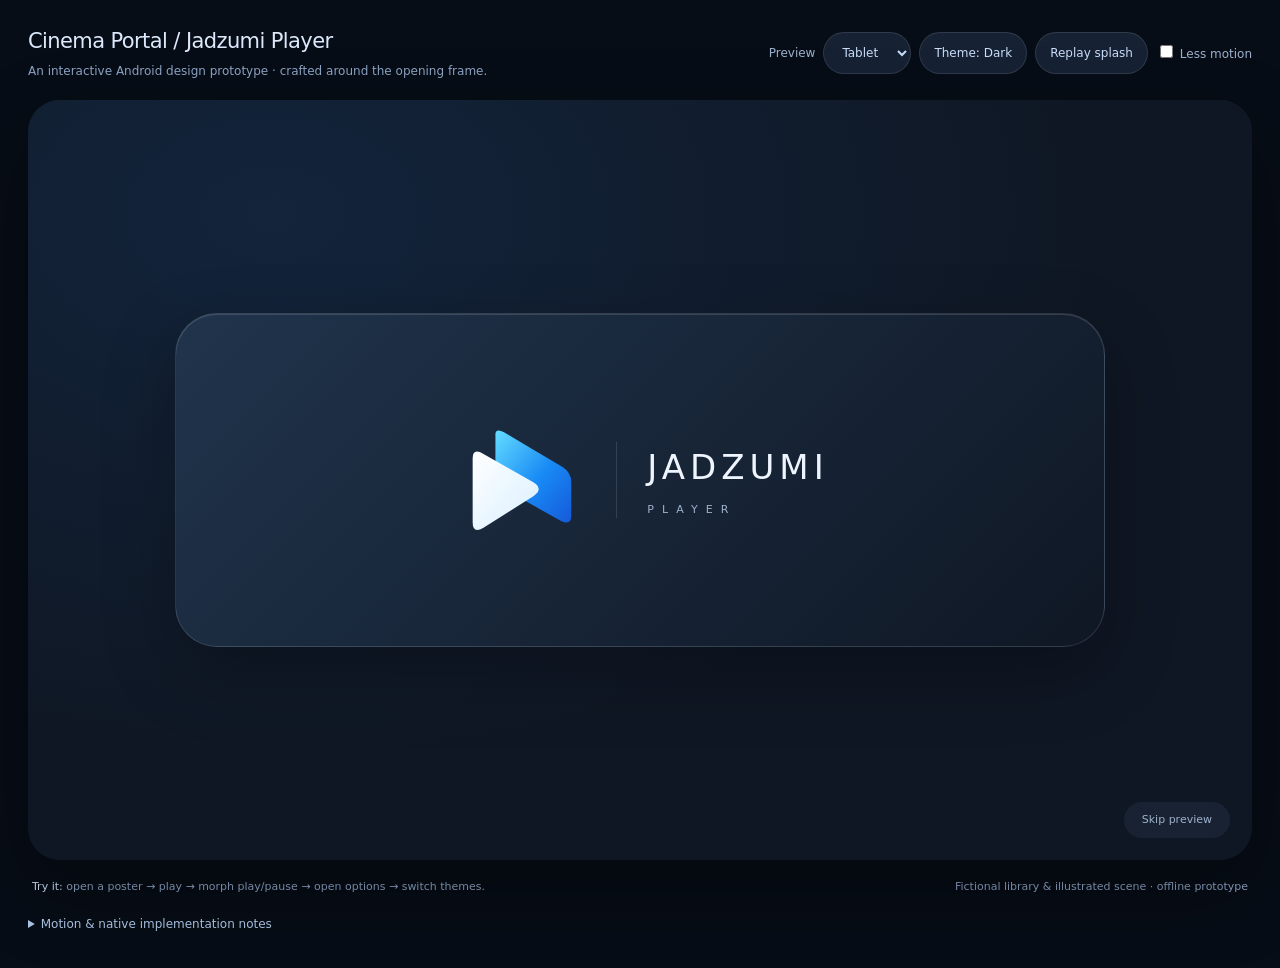
<file: docs/design/jadzumi-cinema-portal-player.html>
<!doctype html>
<html lang="en"><head><meta charset="utf-8"><meta name="viewport" content="width=device-width,initial-scale=1"><title>Jadzumi Player — Cinema Portal</title>
<style>
*{box-sizing:border-box}button,input,select{font:inherit}button{cursor:pointer}button:focus-visible,input:focus-visible,select:focus-visible{outline:2px solid #65b8ff;outline-offset:4px}body{margin:0;background:#070d16;color:#dce9fc;font:14px/1.5 system-ui,-apple-system,'Segoe UI',sans-serif}button{color:inherit}button:disabled{cursor:default;opacity:.5}svg.icon{width:22px;height:22px;fill:none;stroke:currentColor;stroke-width:1.7;stroke-linecap:round;stroke-linejoin:round;flex:none}a{color:#a9caff}.demo{max-width:1320px;margin:auto;padding:26px 28px 35px}.demo-head{display:flex;justify-content:space-between;align-items:center;gap:20px;margin-bottom:20px}.demo-head h1{font-size:21px;font-weight:500;letter-spacing:-.6px;margin:0}.demo-head p{font-size:12px;color:#8da4c4;margin:4px 0 0}.demo-controls{display:flex;gap:8px;align-items:center;flex-wrap:wrap}.demo-controls button,.demo-controls select{background:#162234;border:1px solid #ffffff1c;border-radius:22px;padding:10px 14px;min-height:42px;color:#caddf9;font-size:12px}.demo-controls label{font-size:12px;color:#9db1cd}.demo-controls input{accent-color:#a9cbff}.stage{display:flex;justify-content:center}.app{--bg:#0f1724;--surface:#182232;--glass:#20344c;--raised:#253850;--ink:#eff5ff;--muted:#9eb1cc;--accent:#b9d4ff;--on-accent:#092b59;--rim:#ffffff20;--haze:#318df51c;--shadow:#0004;--duration:580ms;--ease:cubic-bezier(.2,.8,.2,1);background:var(--bg);color:var(--ink);width:100%;height:760px;position:relative;isolation:isolate;overflow:hidden;border-radius:32px;box-shadow:0 30px 80px #0005;transition:width .65s var(--ease),height .65s var(--ease);container-type:inline-size}
.app[data-theme=Light]{--bg:#f4f7fc;--surface:#fff;--glass:#e5effd;--raised:#dae9ff;--ink:#183152;--muted:#60738d;--accent:#145ad4;--on-accent:#fff;--rim:#18315213;--haze:#69b3ff12;--shadow:#1a477a19}
.app[data-theme=AMOLED]{--bg:#000;--surface:#0c1016;--glass:#101e30;--raised:#1c2c44;--ink:#eef5ff;--muted:#9eb1cc;--accent:#b9d4ff;--on-accent:#092b59;--rim:#ffffff1b;--haze:transparent;--shadow:#0006}
.app[data-device=Phone]{width:390px;height:790px;border-radius:38px}.app:before{content:'';position:absolute;inset:0;pointer-events:none;background:radial-gradient(ellipse at 80% 0,var(--haze),transparent 65%)}.app button{border:0;background:transparent}.app .ib{width:44px;height:44px;display:inline-grid;place-items:center;border-radius:50%;transition:background .2s,transform .3s var(--ease)}.app .ib:hover{background:var(--glass)}.app .ib:active,.primary:active,.secondary:active{transform:scale(.94)}.glass{background:var(--surface);border:1px solid var(--rim);box-shadow:inset 0 1px #ffffff12,0 8px 28px var(--shadow)}
.rail{position:absolute;z-index:15;left:20px;top:24px;bottom:24px;width:76px;border-radius:32px;display:flex;align-items:center;flex-direction:column;padding:15px 9px;gap:12px}.brand-mini{height:50px;width:50px;display:grid;place-items:center;margin-bottom:20px}.brand-mini svg{width:36px;height:36px}.nav{display:grid;place-items:center;gap:5px;width:56px;height:64px;position:relative;color:var(--muted);border-radius:23px;transition:color .3s,background .4s,transform .4s var(--ease)}.nav span{font-size:10px;line-height:1}.nav[aria-current=page]{color:var(--accent);background:var(--glass)}.nav[aria-current=page] .icon{stroke-width:2.2;transform:translateY(-1px)}.nav .icon{transition:transform .5s var(--ease),stroke-width .35s}.rail-spacer{flex:1}.workspace{position:absolute;left:118px;right:30px;top:28px;bottom:24px;min-width:0}.page{height:100%;overflow-y:auto;scrollbar-width:thin;scrollbar-color:var(--glass) transparent;padding:0 5px 90px 0;overscroll-behavior:contain}.page[hidden]{display:none}.top{display:flex;align-items:center;justify-content:space-between;gap:18px;margin-bottom:23px}.kicker{font-size:10px;letter-spacing:2.5px;color:var(--muted);text-transform:uppercase;margin:0 0 6px}.page h2{font-size:31px;line-height:1.2;letter-spacing:-1.1px;font-weight:500;margin:0}.top-actions{display:flex;align-items:center;gap:10px}.search{display:flex;align-items:center;gap:9px;background:var(--surface);border:1px solid var(--rim);border-radius:25px;padding:10px 14px;color:var(--muted)}.search input{width:138px;background:transparent;border:0;outline-offset:4px;color:var(--ink);font-size:12px;min-width:0}.search input::placeholder{color:var(--muted)}.search .icon{width:17px;height:17px}.avatar{background:var(--glass)!important;color:var(--accent);font-size:13px;flex:none}.section-top{display:flex;justify-content:space-between;align-items:center;gap:12px;margin:25px 0 12px}.section-top h3{font-size:17px;font-weight:500;letter-spacing:-.2px;margin:0}.text-button{font-size:12px;color:var(--accent);padding:8px 0}.hero{position:relative;min-height:300px;border-radius:30px;overflow:hidden;background:#142237;isolation:isolate}.art{position:absolute;inset:0;overflow:hidden;background:#101d34;--planet:#7cc6ed;--sky:#102741}.art svg{width:100%;height:100%;display:block;object-fit:cover}.art.azure{--planet:#72b7d8;--sky:#102741}.art.ember{--planet:#dbaa8e;--sky:#462d33;filter:hue-rotate(135deg) saturate(.65)}.art.verdant{--planet:#9ecbbb;--sky:#1b3b3c;filter:hue-rotate(280deg) saturate(.7)}.art.violet{--planet:#b2a8db;--sky:#282443;filter:hue-rotate(48deg)}.hero:after{content:'';position:absolute;inset:0;background:linear-gradient(90deg,#071323dc,transparent 85%),linear-gradient(0deg,#07132377,transparent);z-index:0}.hero-copy{position:relative;z-index:1;padding:33px;max-width:62%;color:#f2f7ff}.eyebrow{font-size:10px;font-weight:500;letter-spacing:2.5px;color:#b9d8ed;display:flex;align-items:center;gap:8px}.eyebrow:before{content:'';width:5px;height:5px;background:#9ad7ff;border-radius:50%}.hero h3{font-size:clamp(30px,4cqw,49px);line-height:1.03;letter-spacing:-1.8px;font-weight:450;margin:17px 0 12px}.meta{color:#b4c6dc;font-size:11px;display:flex;gap:10px;align-items:center;flex-wrap:wrap}.tag{padding:3px 7px;border:1px solid #ffffff32;border-radius:6px;font-size:9px;letter-spacing:.5px}.hero-actions{display:flex;align-items:center;gap:10px;margin-top:23px}.primary,.secondary{padding:12px 19px;border-radius:25px;display:inline-flex;align-items:center;justify-content:center;gap:9px;font-size:12px;font-weight:500;transition:transform .3s var(--ease),background .3s}.app .primary{background:var(--accent);color:var(--on-accent)}.hero .primary,.detail .primary{background:#e3efff;color:#133b66}.app .secondary{background:var(--glass);color:var(--ink)}.hero .secondary,.detail .secondary{background:#ffffff18;color:#f2f7ff;backdrop-filter:blur(12px)}.primary .icon,.secondary .icon{width:18px;height:18px}.hero-progress{position:absolute;bottom:0;left:0;right:0;height:3px;background:#ffffff15;z-index:2}.hero-progress span{display:block;height:100%;width:34%;background:linear-gradient(90deg,#5e9eff,#a1e6ff)}
.cards{display:grid;grid-template-columns:repeat(4,minmax(0,1fr));gap:15px}.movie{min-width:0;text-align:left;border-radius:20px;padding:0!important;color:var(--ink);transition:transform .5s var(--ease)}.movie:hover{transform:translateY(-5px)}.movie:active{transform:scale(.97)}.poster{height:158px;border-radius:20px;overflow:hidden;position:relative;background:#192b45;box-shadow:0 6px 20px var(--shadow)}.poster .art{transform:scale(1.1);transition:transform .65s var(--ease)}.movie:hover .art{transform:scale(1.18)}.poster:after{content:'';position:absolute;inset:0;background:linear-gradient(0deg,#06142699,transparent 65%)}.poster .poster-label{position:absolute;bottom:15px;left:14px;z-index:1;font-size:16px;line-height:1.15;letter-spacing:-.5px;color:#edf7ff;font-weight:500;max-width:75%}.poster-badge{position:absolute;top:10px;right:10px;background:#071a33aa;backdrop-filter:blur(8px);border:1px solid #ffffff20;color:#daedff;border-radius:9px;padding:3px 6px;font-size:9px;z-index:1}.movie-title{display:block;font-size:12px;font-weight:500;margin:10px 2px 2px;white-space:nowrap;overflow:hidden;text-overflow:ellipsis}.movie-sub{display:block;font-size:10px;color:var(--muted);margin:0 2px}.folders{display:grid;grid-template-columns:repeat(3,minmax(0,1fr));gap:12px}.folder{background:var(--surface)!important;border:1px solid var(--rim)!important;border-radius:21px;text-align:left;padding:18px;display:flex;gap:12px;align-items:center}.folder .icon{color:var(--accent)}.folder strong{display:block;font-size:12px;font-weight:500}.folder small{font-size:10px;color:var(--muted)}.chips{display:flex;gap:8px;flex-wrap:wrap;margin-bottom:20px}.chip{font-size:12px;padding:9px 15px;border-radius:22px;color:var(--muted);background:var(--surface)!important;transition:background .3s,color .3s}.chip[aria-pressed=true]{background:var(--glass)!important;color:var(--accent)}.cards.list{grid-template-columns:1fr}.cards.list .movie{display:grid;grid-template-columns:100px 1fr;column-gap:20px;align-items:center;background:var(--surface);padding:10px!important}.cards.list .poster{height:80px;grid-row:span 2}.cards.list .movie-title{align-self:end;margin-bottom:4px}.cards.list .movie-sub{align-self:start}.cards.list .poster-label{display:none}.empty{color:var(--muted);padding:40px 15px;text-align:center;grid-column:1/-1}.mini{position:absolute;left:130px;right:42px;bottom:22px;z-index:16;display:flex;align-items:center;gap:13px;padding:9px 12px;border-radius:25px;max-width:480px;background:color-mix(in srgb,var(--surface) 92%,transparent);backdrop-filter:blur(20px);transition:transform .5s var(--ease),opacity .3s}.mini-art{width:43px;height:43px;border-radius:14px;position:relative;overflow:hidden;flex:none}.mini-text{min-width:0;flex:1;font-size:11px}.mini-text strong{display:block;font-size:12px;font-weight:500}.mini-text span{color:var(--muted);font-size:10px}.mini .ib{width:36px;height:36px}.mini .icon{width:20px;height:20px}.app[data-route=settings] .mini{display:none}
.detail{position:absolute;inset:0;z-index:25;background:#101e32;color:#f0f6ff;overflow-y:auto;scrollbar-width:thin}.detail[hidden]{display:none}.detail .art{position:absolute;inset:0;height:100%}.detail:after{content:'';position:absolute;inset:0;background:linear-gradient(90deg,#071323e8,transparent 95%),linear-gradient(0deg,#071323,transparent 90%);pointer-events:none}.detail .detail-top{position:relative;z-index:1;display:flex;justify-content:space-between;padding:25px}.detail .ib{background:#ffffff10;backdrop-filter:blur(10px)}.detail-copy{position:relative;z-index:1;padding:40px 55px;max-width:610px}.detail-copy h2{font-size:55px;font-weight:450;letter-spacing:-2px;line-height:1.05;margin:20px 0}.detail-copy p{color:#b9c9de;font-size:13px;line-height:1.8;max-width:430px;margin:23px 0}.detail .meta{font-size:12px}.detail-actions{display:flex;gap:12px;flex-wrap:wrap}.tech{margin-top:35px;padding-top:20px;border-top:1px solid #ffffff22;display:flex;gap:35px}.tech small{display:block;font-size:10px;color:#88a4c7}.tech span{font-size:12px}.settings{max-width:780px}.settings-hero{border-radius:28px;padding:27px;background:linear-gradient(135deg,var(--glass),var(--surface));border:1px solid var(--rim);margin:24px 0}.settings-hero h3{font-size:26px;letter-spacing:-.7px;font-weight:500;margin:0 0 8px}.settings-hero p{color:var(--muted);font-size:12px;margin:0 0 19px}.privacy{display:flex;gap:8px;flex-wrap:wrap}.privacy span{font-size:10px;color:var(--accent);background:var(--surface);padding:6px 10px;border-radius:15px}.settings-group{border-radius:24px;background:var(--surface);border:1px solid var(--rim);padding:6px 20px;margin:15px 0}.setting-row{display:flex;gap:14px;align-items:center;justify-content:space-between;padding:17px 0;border-bottom:1px solid var(--rim)}.setting-row:last-child{border:0}.setting-title{font-size:13px}.setting-title small{display:block;font-size:11px;color:var(--muted);margin-top:4px}.setting-row .icon{color:var(--accent);width:20px;height:20px}.setting-left{display:flex;align-items:center;gap:14px}.theme-options{display:flex;gap:6px}.theme-options button{height:35px;padding:0 11px;background:var(--glass);border-radius:18px;font-size:11px}.theme-options button[aria-pressed=true]{background:var(--accent);color:var(--on-accent)}.switch{width:46px;height:27px;padding:3px;border-radius:20px;background:var(--glass)!important;border:1px solid var(--rim)!important;flex:none}.switch:before{content:'';display:block;width:19px;height:19px;background:var(--muted);border-radius:50%;transition:transform .42s cubic-bezier(.2,1.5,.4,1),background .3s}.switch[aria-checked=true]{background:var(--accent)!important}.switch[aria-checked=true]:before{transform:translateX(19px);background:var(--on-accent)}.credit{color:var(--muted);font-size:11px;text-align:center;margin-top:25px}.credit strong{color:var(--ink);font-weight:500}.credit p{margin:7px}.player{position:absolute;inset:0;z-index:40;background:#050b14;color:#f3f8ff;isolation:isolate}.player[hidden]{display:none}.player .scene{position:absolute;inset:0;overflow:hidden}.player .scene .art{transform:scale(1.05);animation:drift 30s ease-in-out infinite alternate;animation-play-state:paused}.player.playing .scene .art{animation-play-state:running}@keyframes drift{to{transform:scale(1.17) translateX(-2%)}}.scene:after{content:'';position:absolute;inset:0;box-shadow:inset 0 90px 110px #0006,inset 0 -130px 130px #0008;pointer-events:none}.player-controls{position:absolute;inset:0;pointer-events:none;opacity:1;visibility:visible;transition:opacity .35s,visibility .35s}.player.controls-hidden .player-controls{opacity:0;visibility:hidden}.player-controls button,.player-controls input{pointer-events:auto}.player.controls-hidden .player-controls button,.player.controls-hidden .player-controls input{pointer-events:none}.player-top{display:flex;align-items:center;gap:12px;padding:22px;position:absolute;left:0;right:0;top:0}.player-top .ib{background:#101d3099;border:1px solid #ffffff23;backdrop-filter:blur(12px)}.player-title{flex:1;font-size:14px;min-width:0}.player-title small{display:block;font-size:10px;letter-spacing:1px;color:#aac3e0;margin-top:3px}.center-controls{position:absolute;top:50%;left:50%;transform:translate(-50%,-50%);display:flex;align-items:center;gap:30px}.player .big-play{width:68px;height:68px;background:#13243a88;border:1px solid #ffffff35;backdrop-filter:blur(12px)}.big-play .icon{width:27px;height:27px}.skip{width:48px;height:48px!important;background:#13243a66!important;position:relative}.skip small{font-size:9px;position:absolute;top:17px;left:0;right:0;text-align:center}.skip .icon{width:31px;height:31px}.skip:active{background:#adc7ff44!important}.player-bottom{position:absolute;left:28px;right:28px;bottom:24px}.scrub{display:flex;align-items:center;gap:12px}.scrub span{font-size:11px;font-variant-numeric:tabular-nums;min-width:38px}.scrub input{flex:1;min-width:20px;accent-color:#bfe6ff;height:18px;cursor:pointer}.player-tools{display:flex;align-items:center;gap:9px;margin-top:12px}.player-pill{display:inline-flex;gap:8px;align-items:center;padding:9px 14px!important;border-radius:23px;background:#122036bb!important;border:1px solid #ffffff22!important;color:#e6f1ff;font-size:11px;backdrop-filter:blur(12px)}.player-pill .icon{width:17px;height:17px}.spacer{flex:1}.player-hint{position:absolute;left:0;right:0;bottom:115px;text-align:center;color:#c2dbf1;font-size:11px;pointer-events:none}.subtitle{position:absolute;left:15%;right:15%;bottom:150px;text-align:center;font-size:20px;color:white;text-shadow:0 2px 5px black;font-weight:500;pointer-events:none}.player:fullscreen{border-radius:0;width:100vw;height:100vh}.sheet-back{position:absolute;inset:0;z-index:60;background:#020a16aa;display:flex;align-items:flex-end;justify-content:center;backdrop-filter:blur(5px)}.sheet-back[hidden]{display:none}.sheet{width:min(480px,100%);max-height:80%;overflow:auto;background:var(--surface);color:var(--ink);border:1px solid var(--rim);border-radius:32px 32px 0 0;padding:12px 25px 28px;box-shadow:0 -25px 80px #0004}.handle{width:36px;height:4px;border-radius:5px;background:var(--muted);opacity:.4;margin:0 auto 12px}.sheet-head{display:flex;align-items:center;justify-content:space-between}.sheet h3{font-weight:500;font-size:20px;letter-spacing:-.4px;margin:10px 0}.sheet p{font-size:12px;color:var(--muted)}.sheet label{font-size:12px;display:block;margin:15px 0}.sheet input[type=range]{width:100%;accent-color:var(--accent);margin-top:12px}.sheet-choices{display:flex;gap:8px;flex-wrap:wrap;margin:17px 0}.sheet-choices button{padding:11px 16px;border-radius:20px;background:var(--glass);font-size:12px}.sheet-choices button.active{background:var(--accent);color:var(--on-accent)}.sheet-row{padding:14px 0;border-bottom:1px solid var(--rim);display:flex;justify-content:space-between;font-size:12px}.sheet-row span{color:var(--muted)}.sheet .primary{margin-top:20px;width:100%}.toast{position:absolute;z-index:100;bottom:100px;left:50%;transform:translateX(-50%);background:var(--ink);color:var(--bg);padding:11px 20px;border-radius:25px;box-shadow:0 10px 30px #0003;font-size:12px;max-width:85%;text-align:center;pointer-events:none}.toast[hidden]{display:none}.launch{position:absolute;inset:0;z-index:80;background:var(--bg);pointer-events:all}.launch[hidden]{display:none}.launch-bg{position:absolute;inset:0;background:radial-gradient(ellipse at 20% 15%,var(--haze),transparent 60%)}.launch-frame{position:absolute;left:12%;right:12%;top:28%;bottom:28%;border-radius:42px;background:linear-gradient(135deg,var(--glass),var(--bg));border:1px solid var(--rim);box-shadow:inset 0 1px #ffffff22,0 25px 70px var(--shadow)}.launch-brand{position:absolute;inset:0;display:flex;align-items:center;justify-content:center;gap:35px}.launch-brand svg{width:130px;height:130px}.launch-word{padding-left:30px;border-left:1px solid var(--rim)}.launch-word strong{display:block;font-size:34px;letter-spacing:5px;font-weight:500}.launch-word span{display:block;font-size:11px;letter-spacing:8px;margin-top:9px;color:var(--muted)}.launch-skip{position:absolute;right:22px;bottom:22px;font-size:11px;color:var(--muted);padding:10px 18px!important;background:var(--surface)!important;border-radius:22px}.clone-poster{position:absolute;z-index:35;overflow:hidden;border-radius:20px;pointer-events:none}.demo-foot{font-size:11px;color:#8da4c4;display:flex;justify-content:space-between;gap:16px;flex-wrap:wrap;padding:19px 4px 0}.demo-foot strong{color:#c8ddf7;font-weight:500}.impl{margin-top:20px;color:#8da4c4;font-size:12px}.impl summary{cursor:pointer;color:#aec7e7}.impl p{max-width:900px;line-height:1.8}.theme-ring{position:absolute;inset:0;z-index:90;pointer-events:none;background:var(--bg)}.system-sprite{position:absolute;width:0;height:0;overflow:hidden}.morph-play{fill:currentColor!important;stroke:none!important}
/* Responsive adaptation follows the app container, including the Phone preview. */
@container(max-width:650px){.rail{left:50%;top:auto;bottom:16px;transform:translateX(-50%);width:300px;height:66px;padding:6px 9px;flex-direction:row;gap:4px;border-radius:30px;backdrop-filter:blur(20px);background:color-mix(in srgb,var(--surface) 94%,transparent)}.brand-mini,.rail-spacer,.rail .rail-extra{display:none}.nav{height:52px;width:68px;border-radius:22px;gap:1px}.nav span{font-size:9px}.nav .icon{width:20px;height:20px}.workspace{left:21px;right:16px;top:26px;bottom:20px}.page{padding-bottom:170px}.top{margin-bottom:20px;gap:10px}.page h2{font-size:27px}.top-actions{gap:4px}.top .search{display:none}.kicker{font-size:9px;letter-spacing:2px}.hero{min-height:330px;border-radius:26px}.hero-copy{max-width:91%;padding:25px}.hero h3{font-size:40px;margin-top:55px;max-width:230px}.hero:after{background:linear-gradient(0deg,#061122ef,transparent 150%),linear-gradient(90deg,#06112277,transparent)}.hero .art{left:-130px;width:calc(100% + 130px)}.hero-actions{margin-top:18px}.hero .eyebrow{font-size:9px}.hero .primary,.hero .secondary{padding:11px 15px}.cards{grid-template-columns:repeat(2,minmax(0,1fr));gap:18px 12px}.poster{height:190px}.poster .poster-label{font-size:17px}.movie-title{font-size:12px}.folders{grid-template-columns:1fr 1fr}.folder{padding:15px 12px;gap:9px}.folder:last-child{display:none}.section-top{margin-top:24px}.section-top h3{font-size:16px}.mini{left:21px;right:21px;bottom:94px;padding:7px 10px;border-radius:22px;gap:9px}.mini-art{width:36px;height:36px;border-radius:11px}.mini-text strong{font-size:11px}.mini-text span{font-size:9px}.mini .ib{width:32px;height:32px}.detail-copy{padding:30px 26px;max-width:100%;margin-top:70px}.detail-copy h2{font-size:45px}.detail-copy p{font-size:12px}.detail-top{padding:22px!important}.detail:after{background:linear-gradient(0deg,#071323,transparent 180%),linear-gradient(90deg,#07132377,transparent)}.detail .art{left:-150px;width:calc(100% + 150px)}.tech{gap:24px;margin-top:30px}.settings-hero{padding:22px}.settings-hero h3{font-size:24px}.settings-group{padding:4px 15px}.setting-row{flex-wrap:wrap}.theme-options{width:100%;padding-left:34px}.setting-title{font-size:12px}.setting-title small{font-size:10px}.player-top{padding:18px 12px;gap:6px}.player-title{font-size:11px}.player-title small{font-size:8px}.player-top .ib{width:38px;height:38px}.player-top .more-top{display:none}.center-controls{gap:20px}.player-bottom{left:17px;right:17px;bottom:28px}.player-pill{padding:8px 10px!important;font-size:10px}.player-tools{gap:6px}.player-tools .audio-label{display:none}.subtitle{font-size:16px;left:8%;right:8%;bottom:160px}.player-hint{font-size:9px}.launch-brand{flex-direction:column;gap:20px}.launch-word{border:0;padding:0;text-align:center}.launch-word strong{font-size:27px;letter-spacing:4px}.launch-brand svg{width:115px;height:115px}.launch-frame{left:8%;right:8%;top:28%;bottom:28%;border-radius:35px}}
@media(max-width:700px){.demo{padding:18px 12px}.demo-head{align-items:flex-start;flex-direction:column;gap:15px}.demo-controls{gap:7px}.demo-controls button,.demo-controls select{padding:9px 12px}.app{height:820px;border-radius:28px}.app[data-device=Phone]{width:100%}.demo-foot{font-size:10px}}@media(prefers-reduced-motion:reduce){*,*:before,*:after{animation-duration:.01ms!important;animation-iteration-count:1!important;transition-duration:.01ms!important}}.app[data-motion=reduced] *{animation-duration:.01ms!important;animation-iteration-count:1!important;transition-duration:.01ms!important}
</style></head><body>
<svg class="system-sprite" aria-hidden="true" xmlns="http://www.w3.org/2000/svg"><defs>
<linearGradient id="wing" x2="1" y2="1"><stop stop-color="#64dcff"/><stop offset=".55" stop-color="#188af5"/><stop offset="1" stop-color="#1659d9"/></linearGradient><linearGradient id="front" x2="1" y2="1"><stop stop-color="#fff"/><stop offset="1" stop-color="#d8efff"/></linearGradient>
<symbol id="logo-symbol" viewBox="0 0 120 120"><path fill="url(#wing)" d="M41 18Q41 12 49 16L103 48Q111 53 111 62V93Q111 102 102 98L41 64Z"/><path fill="url(#front)" d="M20 40Q20 30 30 36L76 62Q86 68 76 75L30 104Q20 110 20 99Z"/></symbol>
<radialGradient id="orb"><stop stop-color="#b9eaff"/><stop offset=".46" stop-color="#72a9cb"/><stop offset=".9" stop-color="#2e506e"/><stop offset="1" stop-color="#172b45"/></radialGradient><linearGradient id="sky" x2="0" y2="1"><stop stop-color="#08172b"/><stop offset=".6" stop-color="#234661"/><stop offset="1" stop-color="#6f9caa"/></linearGradient><linearGradient id="ridge" x2="0" y2="1"><stop stop-color="#1d3b4b"/><stop offset="1" stop-color="#06121f"/></linearGradient>
<symbol id="world" viewBox="0 0 1200 800" preserveAspectRatio="xMidYMid slice"><path fill="url(#sky)" d="M0 0H1200V800H0Z"/><g fill="#d7efff" opacity=".65"><circle cx="70" cy="100" r="1.2"/><circle cx="200" cy="190" r="1.8"/><circle cx="310" cy="65" r="1"/><circle cx="440" cy="140" r="1.5"/><circle cx="570" cy="60" r="1"/><circle cx="670" cy="205" r="1"/><circle cx="810" cy="65" r="1.6"/><circle cx="1000" cy="120" r="1"/><circle cx="1130" cy="240" r="1.5"/><circle cx="300" cy="350" r="1"/><circle cx="160" cy="290" r="1.3"/><circle cx="970" cy="320" r="1"/></g><circle cx="850" cy="315" r="210" fill="url(#orb)"/><ellipse cx="850" cy="315" rx="300" ry="40" transform="rotate(-24 850 315)" fill="none" stroke="#a2cee2" stroke-width="10" opacity=".24"/><path d="M0 590L120 475 250 565 430 440 570 550 720 470 900 580 1040 490 1200 600V800H0Z" fill="#3c6170"/><path d="M0 680L150 570 300 660 460 550 650 685 850 580 1050 670 1200 590V800H0Z" fill="url(#ridge)"/><path d="M0 750Q300 660 600 740T1200 720V800H0Z" fill="#06121f"/><path d="M570 800Q610 730 680 705" stroke="#abc6cb" stroke-width="1.5" opacity=".4" fill="none"/></symbol>
</defs></svg>
<main class="demo"><header class="demo-head"><div><h1>Cinema Portal / Jadzumi Player</h1><p>An interactive Android design prototype · crafted around the opening frame.</p></div><div class="demo-controls"><label for="device">Preview</label><select id="device"><option>Tablet</option><option>Phone</option></select><button id="theme-cycle" type="button">Theme: Dark</button><button id="relaunch" type="button">Replay splash</button><label><input id="reduce" type="checkbox"> Less motion</label></div></header>
<div class="stage"><div id="app" class="app" data-theme="Dark" data-device="Tablet" data-route="home" data-motion="full">
<nav class="rail glass" aria-label="Main navigation"><div class="brand-mini" aria-label="Jadzumi Player"><svg role="img" aria-label="Jadzumi emblem"><use href="#logo-symbol"/></svg></div><button class="nav" data-route="home" aria-current="page"><svg class="icon"><use href="#i-home"/></svg><span>Home</span></button><button class="nav" data-route="library"><svg class="icon"><use href="#i-grid"/></svg><span>Library</span></button><button class="nav" data-route="folders"><svg class="icon"><use href="#i-folder"/></svg><span>Folders</span></button><div class="rail-spacer"></div><button class="nav" data-route="settings"><svg class="icon"><use href="#i-settings"/></svg><span>Settings</span></button><button class="ib rail-extra" data-action="help" aria-label="Prototype guide"><svg class="icon"><use href="#i-info"/></svg></button></nav>
<div class="workspace"><section class="page" id="page-home" aria-label="Home"><div class="top"><div><p class="kicker">Your movies. Your space.</p><h2>A little escape.</h2></div><div class="top-actions"><label class="search"><svg class="icon"><use href="#i-search"/></svg><input id="home-search" placeholder="Search your library" aria-label="Search your library"></label><button class="ib avatar" data-action="settings" aria-label="Privacy and settings">OP</button></div></div>
<article class="hero"><div class="art azure"><svg preserveAspectRatio="xMidYMid slice"><use href="#world"/></svg></div><div class="hero-copy"><div class="eyebrow">PICK UP WHERE YOU LEFT OFF</div><h3>Beyond<br>the horizon.</h3><div class="meta"><span>2026</span><span>Science fiction</span><span class="tag">4K</span><span class="tag">HDR10</span></div><div class="hero-actions"><button class="primary" data-action="play" data-film="0"><svg class="icon"><use href="#i-play"/></svg>Resume film</button><button class="secondary" data-action="details" data-film="0">Details<svg class="icon"><use href="#i-arrow"/></svg></button></div></div><div class="hero-progress"><span></span></div></article>
<div class="section-top"><h3>Made for your next pause</h3><button class="text-button" data-action="library">View library →</button></div><div class="cards" id="home-cards"></div><div class="section-top"><h3>Keep it close</h3><span class="kicker" style="margin:0">ON THIS DEVICE</span></div><div class="folders" id="home-folders"></div></section>
<section class="page" id="page-library" aria-label="Video library" hidden><div class="top"><div><p class="kicker">ALL YOUR STORIES</p><h2>Your library</h2></div><div class="top-actions"><button class="ib" id="refresh" aria-label="Refresh demo library"><svg class="icon"><use href="#i-refresh"/></svg></button><button class="ib" id="layout-toggle" aria-label="Switch to list layout" aria-pressed="false"><svg class="icon" id="layout-icon" viewBox="0 0 24 24"><path d="M4 4H9V9H4ZM15 4H20V9H15ZM4 15H9V20H4ZM15 15H20V20H15Z"/></svg></button></div></div><label class="search" style="margin-bottom:17px;max-width:400px"><svg class="icon"><use href="#i-search"/></svg><input id="library-search" placeholder="Find a film, episode, or file…" aria-label="Search demo videos" style="width:100%"></label><div class="chips" id="filters"><button class="chip" data-filter="All" aria-pressed="true">All videos</button><button class="chip" data-filter="Movies" aria-pressed="false">Movies</button><button class="chip" data-filter="TV shows" aria-pressed="false">TV shows</button><button class="chip" data-filter="Saved" aria-pressed="false">Saved</button></div><div class="cards" id="library-cards"></div></section>
<section class="page" id="page-folders" aria-label="Folders" hidden><div class="top"><div><p class="kicker">LOCAL & PERSONAL</p><h2>A place for every story.</h2></div><button class="ib" data-action="folder-info" aria-label="About prototype folders"><svg class="icon"><use href="#i-info"/></svg></button></div><div class="folders" id="all-folders"></div><div class="settings-hero"><h3>Everything stays with you.</h3><p>This preview uses a small fictional library. Your device files are never scanned.</p><button class="secondary" data-action="library">Explore demo library<svg class="icon"><use href="#i-arrow"/></svg></button></div></section>
<section class="page settings" id="page-settings" aria-label="Privacy and settings" hidden><div class="top"><div><p class="kicker">MAKE YOURSELF AT HOME</p><h2>Privacy & About</h2></div><button class="ib" data-action="help" aria-label="About this prototype"><svg class="icon"><use href="#i-info"/></svg></button></div><div class="settings-hero"><h3>Your movies. Your space.</h3><p>A quieter place for the stories you keep.</p><div class="privacy"><span>Offline preview</span><span>No tracking</span><span>Demo data</span></div></div>
<div class="settings-group"><div class="setting-row"><div class="setting-left"><svg class="icon"><use href="#i-sun"/></svg><div class="setting-title">Appearance<small>One atmosphere, in every light.</small></div></div><div class="theme-options" id="theme-options"><button data-theme="Light" aria-pressed="false">Light</button><button data-theme="Dark" aria-pressed="true">Dark</button><button data-theme="AMOLED" aria-pressed="false">AMOLED</button></div></div><div class="setting-row"><div class="setting-left"><svg class="icon"><use href="#i-motion"/></svg><div class="setting-title">Expressive motion<small>Portal reveals and morphing controls.</small></div></div><button id="motion-switch" class="switch" role="switch" aria-label="Expressive motion" aria-checked="true"></button></div><div class="setting-row"><div class="setting-left"><svg class="icon"><use href="#i-play"/></svg><div class="setting-title">Cinema Portal<small>Watch the opening sequence again.</small></div></div><button class="ib" data-action="relaunch" aria-label="Replay Cinema Portal"><svg class="icon"><use href="#i-refresh"/></svg></button></div></div>
<div class="settings-group"><div class="setting-row"><div class="setting-left"><svg class="icon"><use href="#i-folder"/></svg><div class="setting-title">Folder access<small>Explore the fictional library.</small></div></div><button class="ib" data-action="folders" aria-label="View folders"><svg class="icon"><use href="#i-arrow"/></svg></button></div><div class="setting-row"><div class="setting-left"><svg class="icon"><use href="#i-clock"/></svg><div class="setting-title">Watch history<small>Preview progress resets when reopened.</small></div></div><button class="ib" data-action="history" aria-label="Watch history"><svg class="icon"><use href="#i-arrow"/></svg></button></div></div><div class="credit"><strong>Created by Omkar Patil</strong><p>Design & development, with AI assistance.</p><p>Cinema Portal concept · adaptable phone & tablet layouts</p><p>No popcorn included. Sorry.</p></div></section></div>
<div id="mini" class="mini glass"><div class="mini-art"><div class="art"><svg preserveAspectRatio="xMidYMid slice"><use href="#world"/></svg></div></div><button class="mini-text" data-action="open-current" style="text-align:left"><strong id="mini-title">Beyond the horizon</strong><span id="mini-status">Continue from 38:24</span></button><button id="mini-play" class="ib" aria-label="Resume preview"><svg class="icon morph-play" viewBox="0 0 24 24" fill="currentColor" stroke="none"><path class="play-a" d="M7 4L12 7.1L12 16.9L7 20Z"/><path class="play-b" d="M12 7.1L20 12L20 12L12 16.9Z"/></svg></button><button class="ib" data-action="open-current" aria-label="Open player"><svg class="icon"><use href="#i-expand"/></svg></button></div>
<section id="detail" class="detail" aria-label="Film details" hidden><div class="art" id="detail-art"><svg preserveAspectRatio="xMidYMid slice"><use href="#world"/></svg></div><div class="detail-top"><button class="ib" data-action="close-detail" aria-label="Back to library"><svg class="icon"><use href="#i-back"/></svg></button><button id="save-detail" class="ib" aria-label="Save film" aria-pressed="false"><svg class="icon" viewBox="0 0 24 24"><path id="bookmark" d="M6 4L18 4L18 21L12 17L6 21Z"/></svg></button></div><div class="detail-copy"><div class="eyebrow">YOUR NEXT LITTLE ESCAPE</div><h2 id="detail-title">Beyond the horizon</h2><div id="detail-meta" class="meta"></div><p id="detail-description"></p><div class="detail-actions"><button class="primary" id="detail-play"><svg class="icon"><use href="#i-play"/></svg><span>Play film</span></button><button class="secondary" data-action="file-info"><svg class="icon"><use href="#i-info"/></svg>File details</button></div><div class="tech"><div><small>PICTURE</small><span>HEVC · HDR10</span></div><div><small>SOUND</small><span>5.1 surround</span></div><div><small>SUBTITLES</small><span>English</span></div></div></div></section>
<section id="player" class="player" aria-label="Cinema player preview" hidden><div class="scene" id="scene"><div id="player-art" class="art"><svg preserveAspectRatio="xMidYMid slice"><use href="#world"/></svg></div></div><div class="subtitle" id="subtitle" hidden>Some journeys begin with a little silence.</div><div class="player-controls"><div class="player-top"><button class="ib" id="exit-player" aria-label="Close player"><svg class="icon"><use href="#i-back"/></svg></button><div class="player-title"><span id="player-title">Beyond the horizon</span><small>SCENE PREVIEW · NO AUDIO</small></div><button class="ib" data-action="subtitles" aria-label="Toggle demo subtitles" aria-pressed="false" id="subtitle-toggle"><svg class="icon"><use href="#i-captions"/></svg></button><button class="ib more-top" data-action="audio" aria-label="Audio studio preview"><svg class="icon"><use href="#i-audio"/></svg></button><button class="ib" id="menu-toggle" aria-label="Player options" aria-expanded="false"><svg class="icon" id="menu-icon" viewBox="0 0 24 24"><path d="M5 6L19 6M5 12L19 12M5 18L19 18"/></svg></button></div><div class="center-controls"><button class="ib skip" data-seek="-10" aria-label="Back ten seconds"><svg class="icon"><use href="#i-rewind"/></svg><small>10</small></button><button class="ib big-play" id="play-pause" aria-label="Play preview"><svg class="icon morph-play" viewBox="0 0 24 24" style="fill:currentColor;stroke:none"><path class="play-a" d="M7 4L12 7.1L12 16.9L7 20Z"/><path class="play-b" d="M12 7.1L20 12L20 12L12 16.9Z"/></svg></button><button class="ib skip" data-seek="10" aria-label="Forward ten seconds"><svg class="icon" style="transform:scaleX(-1)"><use href="#i-rewind"/></svg><small>10</small></button></div><div class="player-bottom"><div class="scrub"><span id="elapsed">38:24</span><input id="seek" type="range" min="0" max="6720" value="2304" aria-label="Seek through scene preview"><span id="total">1:52:00</span></div><div class="player-tools"><button class="player-pill" data-action="speed"><svg class="icon"><use href="#i-speed"/></svg><span id="speed-label">1×</span></button><button class="player-pill" data-action="picture"><svg class="icon"><use href="#i-sun"/></svg>Picture</button><span class="spacer"></span><button class="player-pill audio-label" data-action="audio"><svg class="icon"><use href="#i-audio"/></svg>Audio studio</button><button class="ib" id="fullscreen" aria-label="Enter fullscreen" aria-pressed="false"><svg class="icon" viewBox="0 0 24 24"><path id="expand-path" d="M4 9L4 4L9 4M15 4L20 4L20 9M20 15L20 20L15 20M9 20L4 20L4 15"/></svg></button></div></div></div><div class="player-hint" id="player-hint">Tap the scene to hide controls · Space to play / pause</div></section>
<div id="sheet-back" class="sheet-back" hidden><section id="sheet" class="sheet" role="dialog" aria-modal="true" aria-labelledby="sheet-title"><div class="handle"></div><div class="sheet-head"><h3 id="sheet-title"></h3><button class="ib" id="close-sheet" aria-label="Close panel"><svg class="icon"><use href="#i-close"/></svg></button></div><div id="sheet-body"></div></section></div>
<div class="launch" id="launch" hidden><div class="launch-bg"></div><div class="launch-frame"></div><div class="launch-brand"><svg role="img" aria-label="Jadzumi emblem"><use href="#logo-symbol"/></svg><div class="launch-word"><strong>JADZUMI</strong><span>PLAYER</span></div></div><button class="launch-skip" id="skip-launch">Skip preview</button></div><div class="toast" id="toast" role="status" hidden></div>
</div></div><footer class="demo-foot"><span><strong>Try it:</strong> open a poster → play → morph play/pause → open options → switch themes.</span><span>Fictional library & illustrated scene · offline prototype</span></footer><details class="impl"><summary>Motion & native implementation notes</summary><p>Design reference for Kotlin / Jetpack Compose. The portal uses rounded clipping bounds; posters use a shared-element transform; play/pause morphs interpolate two filled shapes; menu/close and expand/collapse interpolate matching stroke paths. Navigation uses a spring-like settling curve. Theme changes use a circular reveal when the View Transition API is available, with a colour/fade fallback. Reduced motion removes spatial travel. The actual Android app should use its real destination and readiness state, retain the existing playback pipeline, and measure frame timing on the Pad 5 and S23. This file does not scan storage, decode media, or implement HDR/audio processing. File properties and titles shown here are demonstration data.</p></details></main>
<script>
(()=>{'use strict';
const $=id=>document.getElementById(id),app=$('app');
// Self-contained vector assets. Film artwork and metadata are fictional.
const paths={home:'M3 11L12 3L21 11M5 10V21H10V15H14V21H19V10',grid:'M4 4H9V9H4ZM15 4H20V9H15ZM4 15H9V20H4ZM15 15H20V20H15Z',folder:'M3 7V19Q3 21 5 21H19Q21 21 21 19V8Q21 6 19 6H12L10 3H5Q3 3 3 5Z',settings:'M9 3H15L16 6L19 7L22 11L20 14L20 18L15 21L12 19L8 21L4 18V14L2 11L5 7L8 6ZM12 8A4 4 0 1 0 12 16A4 4 0 1 0 12 8',search:'M20 20L16 16M10.5 3A7.5 7.5 0 1 0 10.5 18A7.5 7.5 0 1 0 10.5 3',play:'M8 4L20 12L8 20Z',arrow:'M5 12H19M13 6L19 12L13 18',back:'M19 12H5M11 6L5 12L11 18',info:'M12 11V17M12 7V7.1M12 2A10 10 0 1 0 12 22A10 10 0 1 0 12 2',clock:'M12 7V12L16 14M12 2A10 10 0 1 0 12 22A10 10 0 1 0 12 2',sun:'M12 8A4 4 0 1 0 12 16A4 4 0 1 0 12 8M12 2V4M12 20V22M2 12H4M20 12H22M5 5L6.5 6.5M17.5 17.5L19 19M5 19L6.5 17.5M17.5 6.5L19 5',motion:'M3 8C7 1 10 15 14 8S21 7 21 7M3 16C7 9 10 23 14 16S21 15 21 15',refresh:'M20 7V3M20 7H16M20 7A9 9 0 1 0 21 15',expand:'M4 9V4H9M15 4H20V9M20 15V20H15M9 20H4V15',rewind:'M5 7L2 7L2 3M3 7A9 9 0 1 1 3 16',captions:'M4 5H20Q22 5 22 7V17Q22 19 20 19H4Q2 19 2 17V7Q2 5 4 5ZM10 9H6V15H10M18 9H14V15H18',audio:'M3 10V14M7 6V18M12 3V21M17 6V18M21 10V14',speed:'M4 18A10 10 0 1 1 20 18M12 14L17 7M7 18H17',close:'M6 6L18 18M18 6L6 18'};
const sprite=document.querySelector('.system-sprite defs');for(const [name,d]of Object.entries(paths)){const s=document.createElementNS('http://www.w3.org/2000/svg','symbol');s.id='i-'+name;s.setAttribute('viewBox','0 0 24 24');const p=document.createElementNS(s.namespaceURI,'path');p.setAttribute('d',d);if(name==='play')p.setAttribute('fill','currentColor');s.append(p);sprite.append(s)}
const films=[{title:'Beyond the horizon',year:2026,genre:'Science fiction',duration:'1h 52m',color:'azure',folder:'Movies',desc:'A cartographer follows a fading signal beyond the last inhabited world. Between unfamiliar skies and quiet discoveries, she finds a reason to return home.'},{title:'The quiet hours',year:2025,genre:'Drama',duration:'1h 38m',color:'ember',folder:'Movies',desc:'Two strangers share one unhurried night in a city that never quite sleeps. A small story about missed trains, unexpected company, and finding your own pace.'},{title:'Wild, somewhere',year:2026,genre:'Documentary',duration:'48m',color:'verdant',folder:'TV shows',desc:'An intimate journey through remote landscapes, where every season tells a different story. Episode one: the places we leave untouched.'},{title:'After the blue',year:2024,genre:'Adventure',duration:'2h 04m',color:'violet',folder:'Movies',desc:'A small crew sets out across an uncharted ocean. What starts as an expedition becomes an unexpected story of belonging.'},{title:'A softer orbit',year:2026,genre:'Science fiction',duration:'54m',color:'violet',folder:'TV shows',desc:'Far from Earth, a station keeper discovers a message in the silence. A series about the small connections that keep us human.'},{title:'North of nowhere',year:2025,genre:'Adventure',duration:'1h 47m',color:'verdant',folder:'Movies',desc:'One borrowed van. A road without a destination. An invitation to take the long way home, under a sky that seems to go on forever.'}];
let route='home',current=0,detailFilm=0,detailFrom='home',playing=false,position=2304,speed=1,saved=new Set(),filter='All',list=false,launchEpoch=0,navBusy=false,hideTimer,toastTimer,sheetReturn=null,subtitleOn=false;
let reduced=matchMedia('(prefers-reduced-motion: reduce)').matches;
const ease='cubic-bezier(.18,.9,.2,1)',spring='cubic-bezier(.18,1.15,.32,1)';
function animate(el,frames,duration=550,extra={}){if(!el)return null;return el.animate(frames,{duration:reduced?100:duration,easing:reduced?'linear':ease,...extra})}
function toast(text){clearTimeout(toastTimer);$('toast').textContent=text;$('toast').hidden=false;animate($('toast'),[{opacity:0,translate:'0 8px'},{opacity:1,translate:'0 0'}],220);toastTimer=setTimeout(()=>$('toast').hidden=true,2600)}
function icon(name){return '<svg class="icon" aria-hidden="true"><use href="#i-'+name+'"/></svg>'}
function art(color='azure'){return '<div class="art '+color+'"><svg preserveAspectRatio="xMidYMid slice" aria-hidden="true"><use href="#world"/></svg></div>'}
function card(f,i){return '<button class="movie" data-action="details" data-film="'+i+'" aria-label="View '+f.title+'"><div class="poster">'+art(f.color)+'<span class="poster-badge">'+(f.folder==='TV shows'?'EPISODE':'4K')+'</span><span class="poster-label">'+f.title+'</span></div><strong class="movie-title">'+f.title+'</strong><span class="movie-sub">'+f.year+' · '+f.genre+' · '+f.duration+'</span></button>'}
$('home-cards').innerHTML=films.slice(0,4).map(card).join('');
const folderMarkup=['Movies','TV shows','Downloads'].map((f,i)=>'<button class="folder" data-folder="'+f+'">'+icon('folder')+'<span><strong>'+f+'</strong><small>'+[4,2,0][i]+' demo videos</small></span></button>').join('');$('home-folders').innerHTML=folderMarkup;$('all-folders').innerHTML=folderMarkup;
function renderLibrary(){const q=$('library-search').value.toLowerCase().trim();const items=films.map((f,i)=>({f,i})).filter(({f,i})=>(filter==='All'||filter===f.folder||(filter==='Saved'&&saved.has(i)))&&(`${f.title} ${f.genre} ${f.year}`.toLowerCase().includes(q)));$('library-cards').innerHTML=items.length?items.map(({f,i})=>card(f,i)).join(''):'<div class="empty">No videos here yet. Try another filter or search.</div>';$('library-cards').classList.toggle('list',list);document.querySelectorAll('[data-filter]').forEach(b=>b.setAttribute('aria-pressed',b.dataset.filter===filter));}
renderLibrary();
function setMotion(value){reduced=value;$('reduce').checked=value;app.dataset.motion=value?'reduced':'full';$('motion-switch').setAttribute('aria-checked',!value);if(value)showControls()}
setMotion(reduced);$('reduce').addEventListener('change',()=>setMotion($('reduce').checked));$('motion-switch').onclick=()=>setMotion(!reduced);matchMedia('(prefers-reduced-motion: reduce)').addEventListener('change',e=>setMotion(e.matches));
async function navigate(next){if(navBusy||route===next)return;if(!['home','library','folders','settings'].includes(next))return;navBusy=true;const old=$('page-'+route),target=$('page-'+next);old.hidden=true;target.hidden=false;route=next;app.dataset.route=next;document.querySelectorAll('.nav').forEach(b=>{if(b.dataset.route===next){b.setAttribute('aria-current','page');animate(b,[{transform:'scale(.9)'},{transform:'scale(1)'}],480,{easing:spring})}else b.removeAttribute('aria-current')});if(next==='library')renderLibrary();const a=animate(target,[{opacity:0,transform:reduced?'none':'translateY(16px)'},{opacity:1,transform:'translateY(0)'}],480);await a.finished.catch(()=>{});navBusy=false;}
// Path interpolation with identical command topology. Mid-morph taps start at the current path.
const morphing=new WeakMap();function morph(path,to,duration=380){const prior=morphing.get(path);if(prior)cancelAnimationFrame(prior);const from=path.getAttribute('d');const nums=s=>(s.match(/-?\d*\.?\d+/g)||[]).map(Number),a=nums(from),b=nums(to);if(a.length!==b.length){path.setAttribute('d',to);return}const template=to.split(/-?\d*\.?\d+/g),start=performance.now();function frame(now){let t=Math.min(1,(now-start)/(reduced?100:duration)),p=1-Math.pow(1-t,3),d=template[0];for(let i=0;i<b.length;i++)d+=(a[i]+(b[i]-a[i])*p).toFixed(3)+template[i+1];path.setAttribute('d',d);if(t<1)morphing.set(path,requestAnimationFrame(frame));else morphing.delete(path)}morphing.set(path,requestAnimationFrame(frame));}
function syncPlay(){const a=playing?'M6 4L10 4L10 20L6 20Z':'M7 4L12 7.1L12 16.9L7 20Z',b=playing?'M14 4L18 4L18 20L14 20Z':'M12 7.1L20 12L20 12L12 16.9Z';document.querySelectorAll('.play-a').forEach(p=>morph(p,a));document.querySelectorAll('.play-b').forEach(p=>morph(p,b));$('player').classList.toggle('playing',playing);$('play-pause').setAttribute('aria-label',playing?'Pause preview':'Play preview');$('mini-play').setAttribute('aria-label',playing?'Pause preview':'Resume preview');$('mini-status').textContent=playing?'Playing illustrated preview':'Continue from '+format(position);}
function format(s){s=Math.floor(s);const h=Math.floor(s/3600),m=Math.floor(s%3600/60),sec=s%60;return h?h+':'+String(m).padStart(2,'0')+':'+String(sec).padStart(2,'0'):m+':'+String(sec).padStart(2,'0')}
function updateTime(){$('seek').value=position;$('elapsed').textContent=format(position);if(!playing)$('mini-status').textContent='Continue from '+format(position)}
function showControls(){clearTimeout(hideTimer);$('player').classList.remove('controls-hidden');if(playing&&!reduced&&!$('player').hidden&&$('sheet-back').hidden)hideTimer=setTimeout(()=>{$('player').classList.add('controls-hidden');$('player-hint').hidden=true},3500)}
function togglePlay(){playing=!playing;if(position>=6720)position=0;syncPlay();showControls()}
async function details(index,source){if(!Number.isInteger(index)||!films[index])return;detailFilm=index;detailFrom=route;const f=films[index];$('detail-title').textContent=f.title;$('detail-meta').innerHTML='<span>'+f.year+'</span><span>'+f.genre+'</span><span>'+f.duration+'</span><span class="tag">4K · HDR10</span>';$('detail-description').textContent=f.desc;$('detail-art').className='art '+f.color;const savedFilm=saved.has(index);$('save-detail').setAttribute('aria-pressed',savedFilm);$('save-detail').setAttribute('aria-label',savedFilm?'Remove saved film':'Save film');$('bookmark').style.fill=savedFilm?'currentColor':'none';const d=$('detail');d.hidden=false;d.scrollTop=0;$('mini').style.visibility='hidden';const poster=source?.querySelector('.poster');if(poster&&!reduced){const bounds=app.getBoundingClientRect(),r=poster.getBoundingClientRect(),clone=document.createElement('div');clone.className='clone-poster';clone.innerHTML=art(f.color);app.append(clone);Object.assign(clone.style,{left:r.left-bounds.left+'px',top:r.top-bounds.top+'px',width:r.width+'px',height:r.height+'px'});animate(d,[{opacity:0},{opacity:1}],550);const a=animate(clone,[{left:r.left-bounds.left+'px',top:r.top-bounds.top+'px',width:r.width+'px',height:r.height+'px',borderRadius:'20px',opacity:1},{left:'0px',top:'0px',width:bounds.width+'px',height:bounds.height+'px',borderRadius:'0px',opacity:0}],650);await a.finished.catch(()=>{});clone.remove();}else animate(d,[{opacity:0,transform:reduced?'none':'scale(.97)'},{opacity:1,transform:'scale(1)'}],520);animate(d.querySelector('.detail-copy'),[{opacity:0,transform:reduced?'none':'translateY(25px)'},{opacity:1,transform:'translateY(0)'}],700,{delay:reduced?0:100});$('detail-play').focus({preventScroll:true});}
async function closeDetails(){const d=$('detail');const a=animate(d,[{opacity:1,transform:'scale(1)'},{opacity:0,transform:reduced?'none':'scale(.975)'}],320);await a.finished.catch(()=>{});d.hidden=true;$('mini').style.visibility='';const origin=document.querySelector('#page-'+detailFrom+' [data-film="'+detailFilm+'"]');origin?.focus({preventScroll:true});}
async function openPlayer(index=current){current=index;const f=films[index];$('player-title').textContent=f.title;$('mini-title').textContent=f.title;$('player-art').className='art '+f.color;$('player').hidden=false;$('mini').style.visibility='hidden';playing=true;syncPlay();showControls();$('player-hint').hidden=false;const p=$('player');const w=app.clientWidth,h=app.clientHeight;const clip=`inset(${h*.15}px ${w*.12}px round 40px)`;const a=animate(p,[{clipPath:reduced?'inset(0)':clip,opacity:0},{clipPath:'inset(0px 0px round 0px)',opacity:1}],720,{easing:'cubic-bezier(.22,1,.36,1)'});await a.finished.catch(()=>{});$('play-pause').focus({preventScroll:true})}
async function closePlayer(){playing=false;syncPlay();clearTimeout(hideTimer);if(document.fullscreenElement)await document.exitFullscreen().catch(()=>{});const a=animate($('player'),[{opacity:1,transform:'scale(1)'},{opacity:0,transform:reduced?'none':'scale(.97)'}],330);await a.finished.catch(()=>{});$('player').hidden=true;if($('detail').hidden)$('mini').style.visibility='';($('detail').hidden?$('mini-play'):$('detail-play')).focus({preventScroll:true})}
let themeBusy=false;async function setTheme(theme,origin){if(themeBusy||app.dataset.theme===theme)return;themeBusy=true;const themes=['Light','Dark','AMOLED'];if(!themes.includes(theme)){themeBusy=false;return}const apply=()=>{app.dataset.theme=theme;$('theme-cycle').textContent='Theme: '+theme;document.querySelectorAll('#theme-options button').forEach(b=>b.setAttribute('aria-pressed',b.dataset.theme===theme))};if(document.startViewTransition&&!reduced){const rect=app.getBoundingClientRect(),r=origin?.getBoundingClientRect(),x=r?r.left+r.width/2:rect.left+rect.width*.8,y=r?r.top+r.height/2:rect.top+30,rad=Math.hypot(innerWidth,innerHeight);let tr;try{tr=document.startViewTransition(apply);await tr.ready;document.documentElement.animate([{clipPath:`circle(0px at ${x}px ${y}px)`},{clipPath:`circle(${rad}px at ${x}px ${y}px)`}],{duration:580,easing:'cubic-bezier(.22,1,.36,1)',pseudoElement:'::view-transition-new(root)'});await tr.finished}catch(e){apply()}}else{apply();animate(app,[{opacity:.75},{opacity:1}],reduced?100:350)}themeBusy=false}
const themeStyle=document.createElement('style');themeStyle.textContent='::view-transition-old(root){animation:none}::view-transition-new(root){animation:none;mix-blend-mode:normal}';document.head.append(themeStyle);
function menuMorph(open){$('menu-toggle').setAttribute('aria-expanded',open);$('menu-toggle').setAttribute('aria-label',open?'Close player options':'Player options');morph($('menu-icon').firstElementChild,open?'M6 6L18 18M12 12L12 12M6 18L18 6':'M5 6L19 6M5 12L19 12M5 18L19 18');}
function openSheet(title,body){sheetReturn=document.activeElement;$('sheet-title').textContent=title;$('sheet-body').innerHTML=body;$('sheet-back').hidden=false;clearTimeout(hideTimer);showControls();animate($('sheet'),[{transform:reduced?'none':'translateY(100%)',opacity:0},{transform:'translateY(0)',opacity:1}],520,{easing:spring});$('close-sheet').focus({preventScroll:true})}
async function closeSheet(){if($('sheet-back').hidden)return;const a=animate($('sheet'),[{transform:'translateY(0)',opacity:1},{transform:reduced?'none':'translateY(35%)',opacity:0}],230);await a.finished.catch(()=>{});$('sheet-back').hidden=true;menuMorph(false);sheetReturn?.focus({preventScroll:true});showControls()}
function showSpeed(){openSheet('Your pace.','<p>Change the illustrated scene playback speed.</p><div class="sheet-choices">'+[.5,.75,1,1.25,1.5,2].map(n=>'<button class="'+(speed===n?'active':'')+'" data-speed="'+n+'">'+n+'×</button>').join('')+'</div>')}
function showPicture(){openSheet('Picture studio','<p>Preview brightness on the illustration. Real video enhancement is outside this concept.</p><label>Scene brightness<input id="brightness" type="range" min="65" max="135" value="'+brightness+'" aria-label="Preview brightness"></label><div class="sheet-row"><span>Aspect ratio</span><strong>Fit · original</strong></div><div class="sheet-row"><span>Rendering</span><strong>Illustrated preview</strong></div>');$('brightness').oninput=e=>{brightness=Number(e.target.value);$('scene').style.filter='brightness('+brightness+'%)'}}let brightness=100;
function showAudio(){openSheet('Audio studio','<p>Design preview · no audio stream is decoded or played.</p><div class="sheet-row"><span>Example codec</span><strong>E-AC-3</strong></div><div class="sheet-row"><span>Example layout</span><strong>5.1 · 6 channels</strong></div><div class="sheet-row"><span>Example sample rate</span><strong>48 kHz</strong></div><div class="sheet-row"><span>Decoder telemetry</span><strong>Not connected</strong></div>')}
function showInfo(){openSheet('File details','<p>Fictional metadata for this interface demonstration.</p><div class="sheet-row"><span>Filename</span><strong>Beyond.the.horizon.mkv</strong></div><div class="sheet-row"><span>Picture</span><strong>3840 × 2160 · HEVC</strong></div><div class="sheet-row"><span>Dynamic range</span><strong>HDR10 (example)</strong></div><div class="sheet-row"><span>Location</span><strong>Demo / Movies</strong></div>')}
function showMenu(){const open=$('sheet-back').hidden;menuMorph(open);if(!open){closeSheet();return}openSheet('Make it your cinema','<p>Quiet controls. Everything within reach.</p><button class="setting-row" style="width:100%" data-action="speed"><span>Playback speed</span><strong>'+speed+'×</strong></button><button class="setting-row" style="width:100%" data-action="picture"><span>Picture studio</span>'+icon('sun')+'</button><button class="setting-row" style="width:100%" data-action="audio"><span>Audio studio</span>'+icon('audio')+'</button><button class="setting-row" style="width:100%" data-action="subtitles"><span>Demo subtitles</span><strong>'+(subtitleOn?'On':'Off')+'</strong></button>')}
function toggleSubtitles(){subtitleOn=!subtitleOn;$('subtitle').hidden=!subtitleOn;$('subtitle-toggle').setAttribute('aria-pressed',subtitleOn);toast(subtitleOn?'Demo subtitles on':'Demo subtitles off');}
const handlers={settings:()=>navigate('settings'),library:()=>navigate('library'),folders:()=>navigate('folders'),details:(b)=>details(Number(b.dataset.film),b),play:b=>openPlayer(Number(b.dataset.film)),['open-current']:()=>openPlayer(current),['close-detail']:closeDetails,['file-info']:showInfo,picture:showPicture,speed:showSpeed,audio:showAudio,subtitles:toggleSubtitles,history:()=>toast('Demo progress · '+films[current].title+' · '+format(position)),['folder-info']:()=>toast('Demo folders only · no device storage is accessed'),help:()=>openSheet('A little guide.','<p>Open any poster to explore its details. Play the illustrated scene, tap the play/pause control to see its morph, and open the player menu for audio, picture, and speed panels.</p><p>Appearance includes Light, Dark, and AMOLED. Phone preview moves the navigation into a floating bottom pill. Less motion removes spatial transitions.</p><p>This is a visual prototype using fictional films. It does not access your media.</p>'),relaunch:()=>launch()};
app.addEventListener('click',e=>{const b=e.target.closest('button');if(!b)return;if(b.dataset.action){handlers[b.dataset.action]?.(b);return}if(b.dataset.route){navigate(b.dataset.route);return}if(b.dataset.filter){filter=b.dataset.filter;renderLibrary();return}if(b.dataset.folder){filter=b.dataset.folder==='Downloads'?'All':b.dataset.folder;$('library-search').value=b.dataset.folder==='Downloads'?'Downloads':'';navigate('library');renderLibrary();return}if(b.dataset.theme){setTheme(b.dataset.theme,b);return}if(b.dataset.speed){speed=Number(b.dataset.speed);$('speed-label').textContent=speed+'×';$('player-art').style.animationDuration=(30/speed)+'s';document.querySelectorAll('[data-speed]').forEach(el=>el.classList.toggle('active',Number(el.dataset.speed)===speed));return}if(b.dataset.seek){position=Math.max(0,Math.min(6720,position+Number(b.dataset.seek)));updateTime();animate(b,[{transform:'scale(.86)'},{transform:'scale(1)'}],350,{easing:spring});showControls()}});
$('home-search').addEventListener('input',()=>{$('library-search').value=$('home-search').value;filter='All';navigate('library');renderLibrary();$('library-search').focus()});$('library-search').addEventListener('input',renderLibrary);
$('layout-toggle').onclick=()=>{list=!list;$('layout-toggle').setAttribute('aria-pressed',list);$('layout-toggle').setAttribute('aria-label',list?'Switch to grid layout':'Switch to list layout');morph($('layout-icon').firstElementChild,list?'M4 4H7V7H4ZM10 4H20V7H10ZM4 15H7V18H4ZM10 15H20V18H10Z':paths.grid,460);renderLibrary();animate($('library-cards'),[{opacity:.4,transform:reduced?'none':'translateY(8px)'},{opacity:1,transform:'translateY(0)'}],380)};
$('refresh').onclick=()=>{animate($('refresh').firstElementChild,[{transform:'rotate(0deg)'},{transform:'rotate(360deg)'}],650);toast('Demo library refreshed · 6 videos')};
$('save-detail').onclick=()=>{const id=detailFilm;if(saved.has(id))saved.delete(id);else saved.add(id);const on=saved.has(id);$('save-detail').setAttribute('aria-pressed',on);$('save-detail').setAttribute('aria-label',on?'Remove saved film':'Save film');morph($('bookmark'),on?'M6 4L18 4L18 21L12 13L6 21Z':'M6 4L18 4L18 21L12 17L6 21Z');$('bookmark').style.fill=on?'currentColor':'none';animate($('save-detail'),[{transform:'scale(.8)'},{transform:'scale(1)'}],480,{easing:spring});renderLibrary();toast(on?'Saved to your collection':'Removed from saved')};
$('detail-play').onclick=()=>openPlayer(detailFilm);$('exit-player').onclick=closePlayer;$('play-pause').onclick=togglePlay;$('mini-play').onclick=()=>{$('player').hidden?openPlayer(current):togglePlay()};$('scene').onclick=()=>{if($('player').classList.contains('controls-hidden'))showControls();else{$('player').classList.add('controls-hidden');$('player-hint').hidden=true}};$('player').onpointermove=showControls;
$('seek').oninput=e=>{position=Number(e.target.value);updateTime();showControls()};$('menu-toggle').onclick=showMenu;$('close-sheet').onclick=closeSheet;$('sheet-back').onclick=e=>{if(e.target===$('sheet-back'))closeSheet()};
$('fullscreen').onclick=async()=>{try{if(document.fullscreenElement)await document.exitFullscreen();else await $('player').requestFullscreen()}catch(e){toast('Fullscreen unavailable here · open the downloaded HTML in a browser')}};
document.addEventListener('fullscreenchange',()=>{const on=!!document.fullscreenElement;if(on){$('player').append($('sheet-back'),$('toast'))}else{app.append($('sheet-back'),$('toast'))}$('fullscreen').setAttribute('aria-pressed',on);$('fullscreen').setAttribute('aria-label',on?'Exit fullscreen':'Enter fullscreen');morph($('expand-path'),on?'M9 4L9 9L4 9M20 9L15 9L15 4M15 20L15 15L20 15M4 15L9 15L9 20':'M4 9L4 4L9 4M15 4L20 4L20 9M20 15L20 20L15 20M9 20L4 20L4 15')});
$('theme-cycle').onclick=e=>{const options=['Dark','Light','AMOLED'];setTheme(options[(options.indexOf(app.dataset.theme)+1)%3],e.currentTarget)};
$('device').onchange=()=>{app.dataset.device=$('device').value;showControls()};
// Finite launch animation. Real Android implementation should exit on real readiness.
async function launch(){const epoch=++launchEpoch;if(!$('player').hidden){playing=false;syncPlay();$('player').hidden=true}closeSheet();$('detail').hidden=true;$('mini').style.visibility='';const overlay=$('launch'),frame=overlay.querySelector('.launch-frame'),brand=overlay.querySelector('.launch-brand');overlay.hidden=false;overlay.style.opacity='1';const titleAnim=animate(brand,[{opacity:0,transform:reduced?'none':'translateY(12px)'},{opacity:1,transform:'translateY(0)'}],650);animate(frame,[{opacity:0,transform:reduced?'none':'translateY(14px) scale(.94)'},{opacity:1,transform:'translateY(0) scale(1)'}],650);await titleAnim.finished.catch(()=>{});if(epoch!==launchEpoch)return;if(!reduced)await new Promise(r=>setTimeout(r,220));if(epoch!==launchEpoch)return;animate(frame,[{left:'12%',right:'12%',top:'28%',bottom:'28%',borderRadius:'42px',opacity:1},{left:'0%',right:'0%',top:'0%',bottom:'0%',borderRadius:'0px',opacity:0}],720);animate(brand,[{opacity:1,transform:'translateY(0)'},{opacity:0,transform:reduced?'none':'translateY(-12px)'}],280);animate(document.querySelector('.workspace'),[{clipPath:reduced?'inset(0)':'inset(28% 12% round 40px)',opacity:0},{clipPath:'inset(0% 0% round 0px)',opacity:1}],720);const exit=animate(overlay,[{clipPath:'inset(0)',opacity:1},{clipPath:'inset(0)',opacity:0}],720,{fill:'forwards'});await exit.finished.catch(()=>{});if(epoch!==launchEpoch)return;overlay.hidden=true;exit.cancel();animate($('page-'+route),[{opacity:0,transform:reduced?'none':'translateY(12px)'},{opacity:1,transform:'translateY(0)'}],580);}
$('relaunch').onclick=launch;$('skip-launch').onclick=()=>{launchEpoch++;$('launch').getAnimations().forEach(a=>a.cancel());$('launch').hidden=true};
document.addEventListener('keydown',e=>{const input=/INPUT|SELECT|TEXTAREA/.test(e.target.tagName);if(e.key==='Escape'){if(!$('sheet-back').hidden)closeSheet();else if(!$('launch').hidden)$('skip-launch').click();else if(!$('player').hidden)closePlayer();else if(!$('detail').hidden)closeDetails();return}if(!$('sheet-back').hidden&&e.key==='Tab'){const nodes=[...$('sheet').querySelectorAll('button,input,select,[href]')].filter(n=>!n.disabled);const first=nodes[0],last=nodes[nodes.length-1];if(e.shiftKey&&document.activeElement===first){e.preventDefault();last.focus()}else if(!e.shiftKey&&document.activeElement===last){e.preventDefault();first.focus()}return}if(!$('player').hidden&&!input&&$('sheet-back').hidden){if(e.code==='Space'){e.preventDefault();togglePlay()}if(e.key==='ArrowRight'||e.key==='ArrowLeft'){e.preventDefault();position=Math.max(0,Math.min(6720,position+(e.key==='ArrowRight'?10:-10)));updateTime();showControls()}}});
setInterval(()=>{if(playing&&!document.hidden){position=Math.min(6720,position+speed);if(position>=6720){playing=false;syncPlay()}updateTime()}},1000);
updateTime();setTimeout(launch,300);
})();
</script></body></html>
</file>
